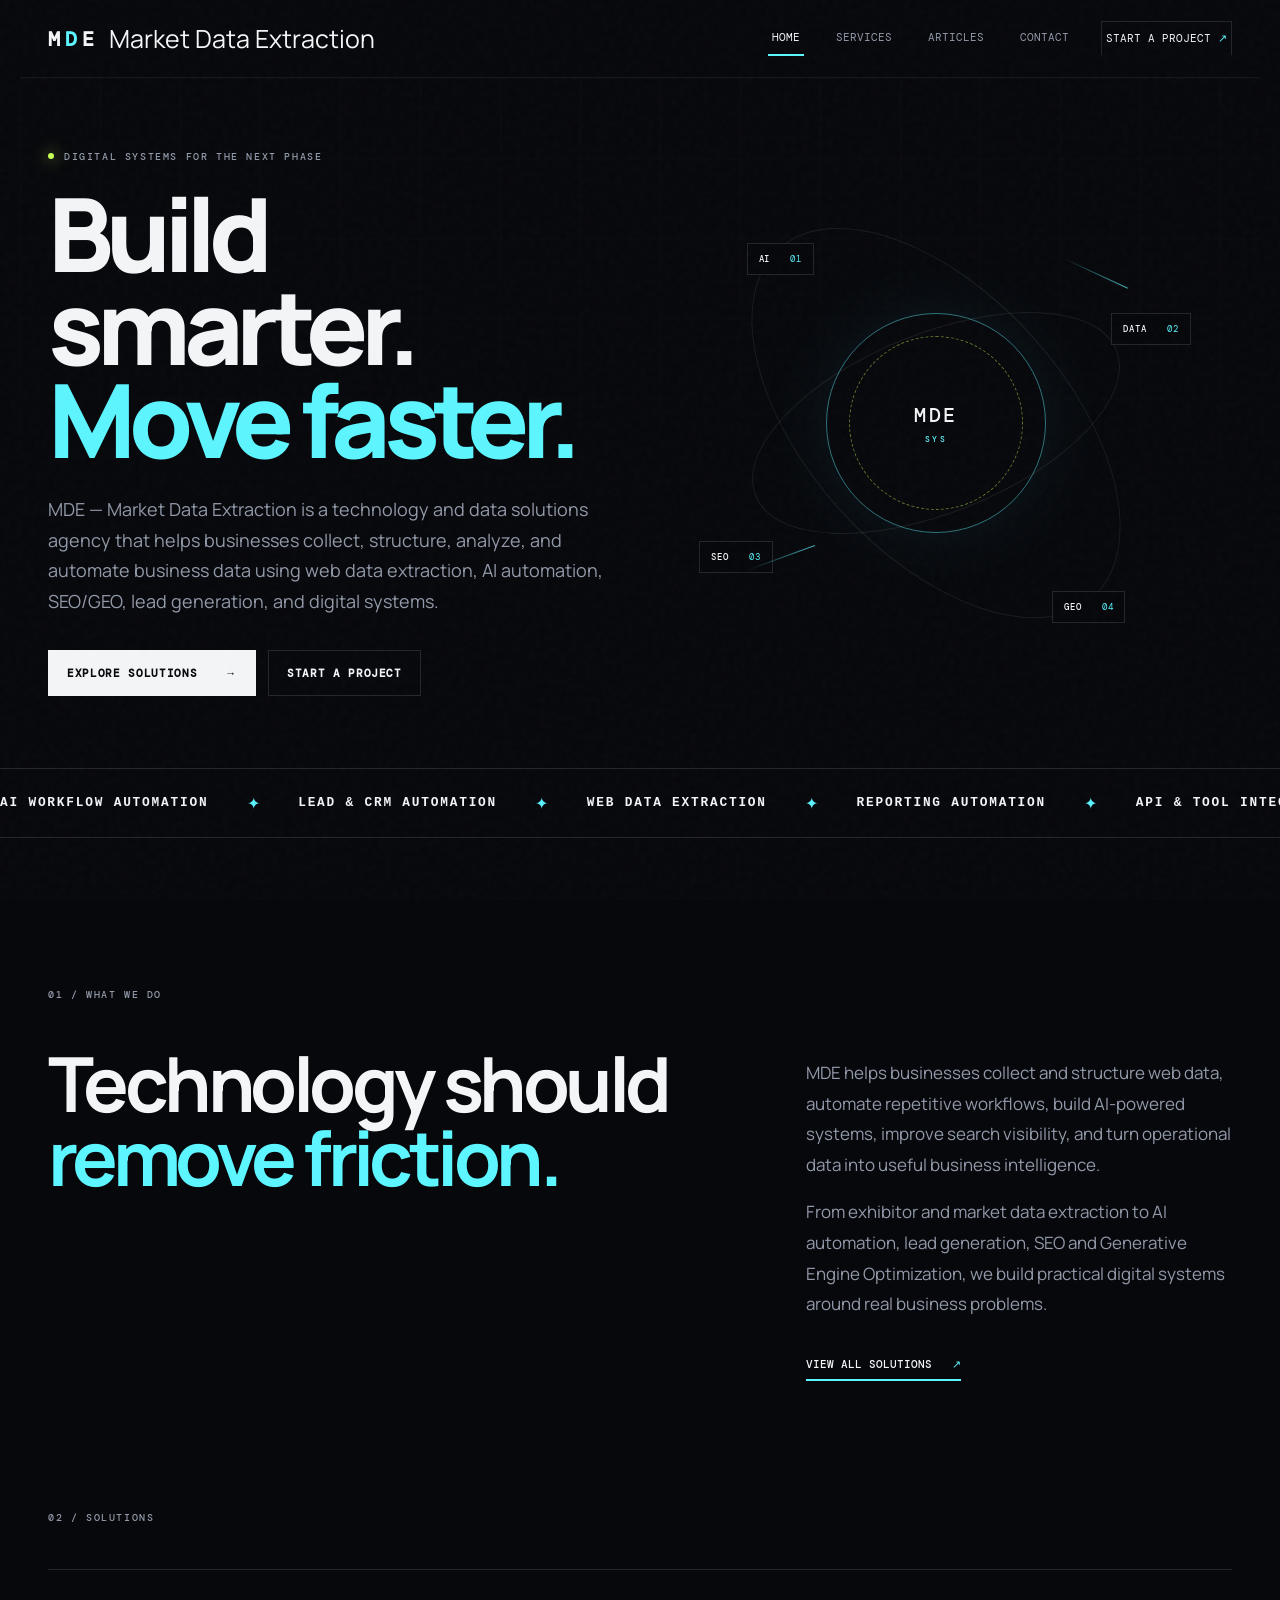
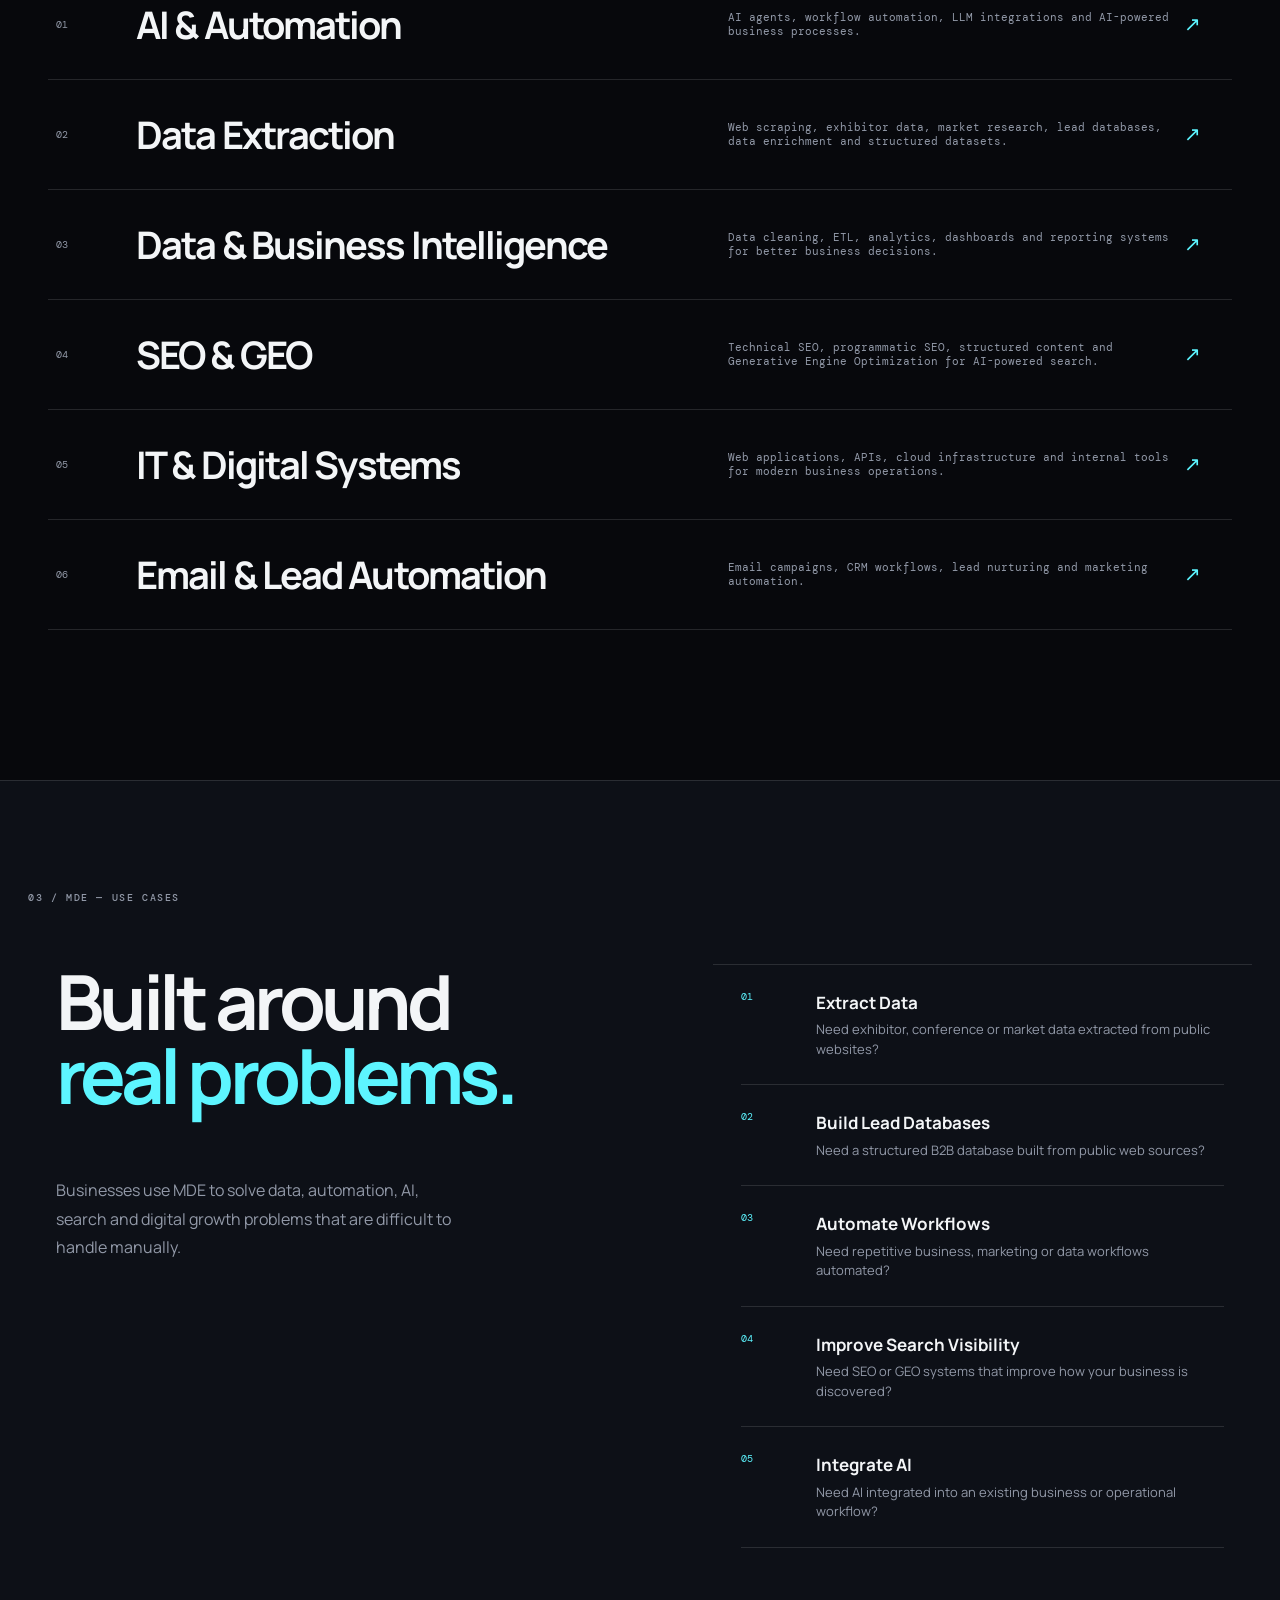
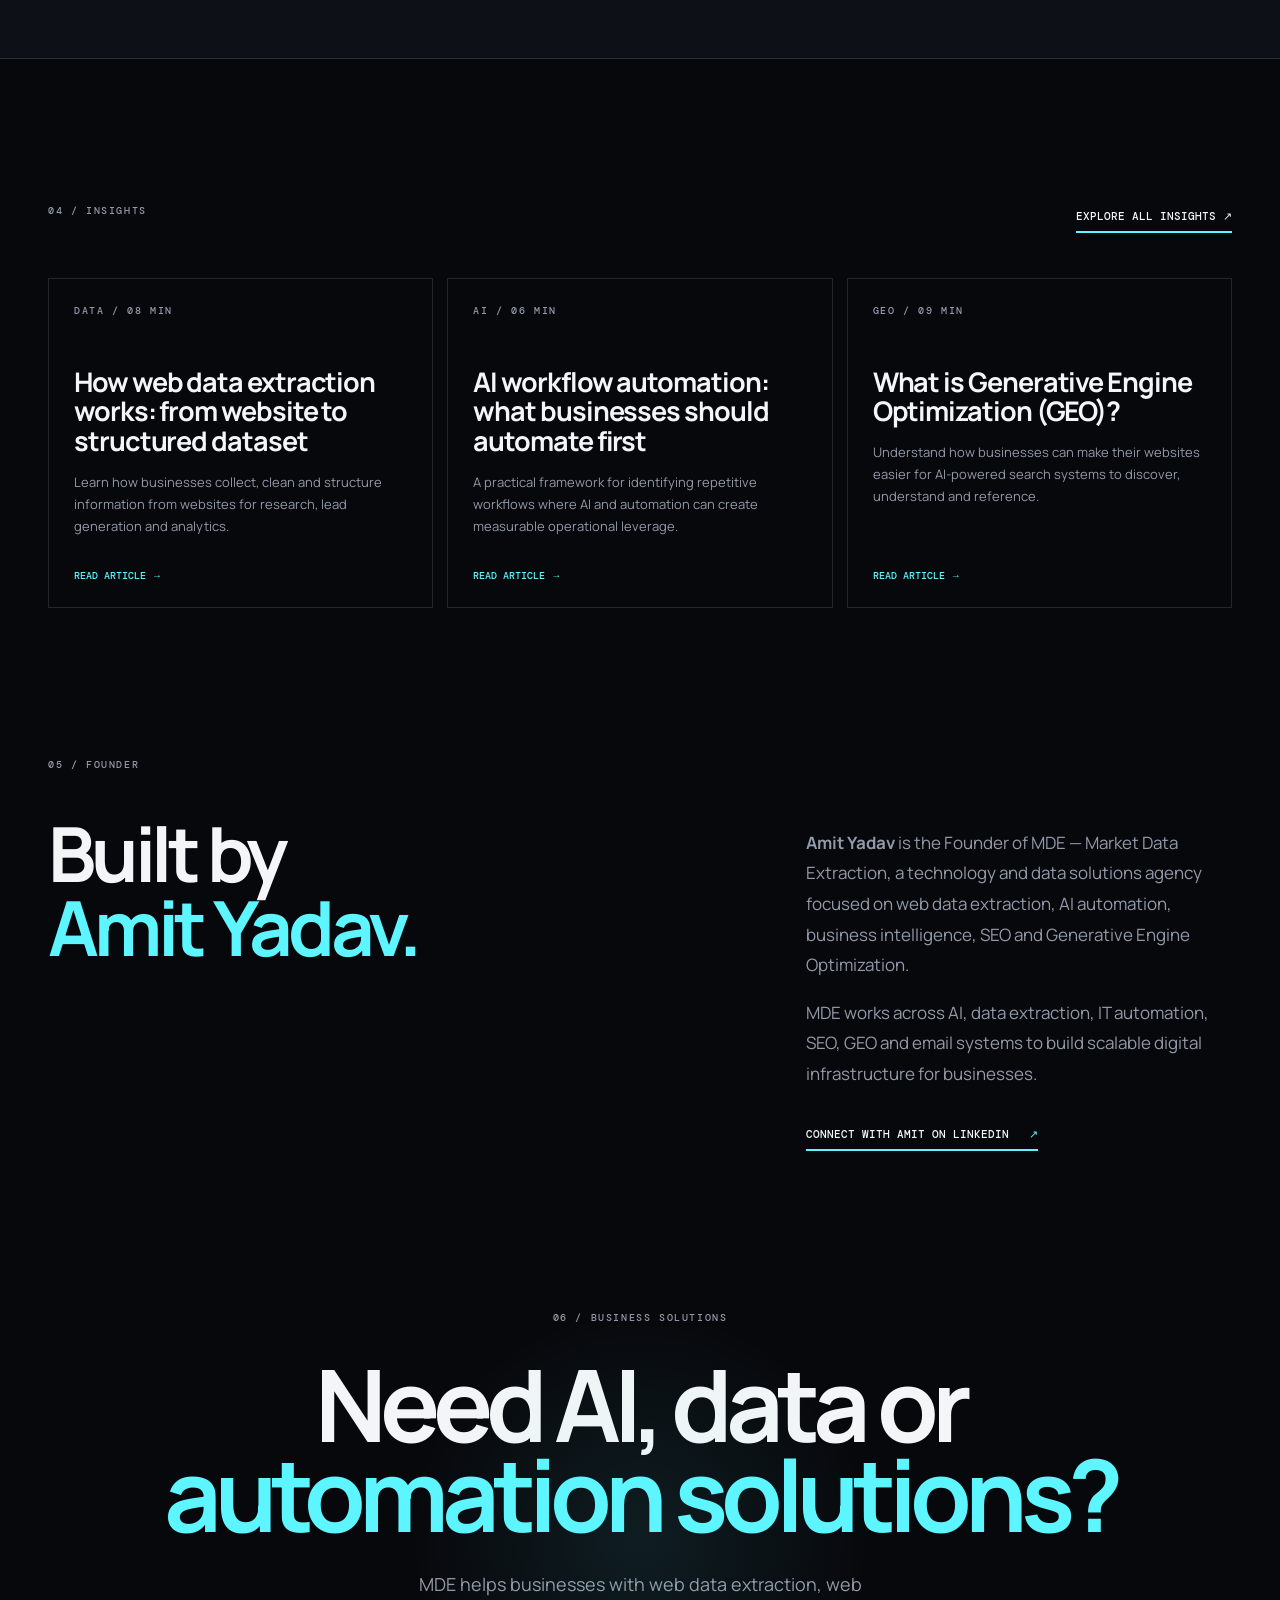
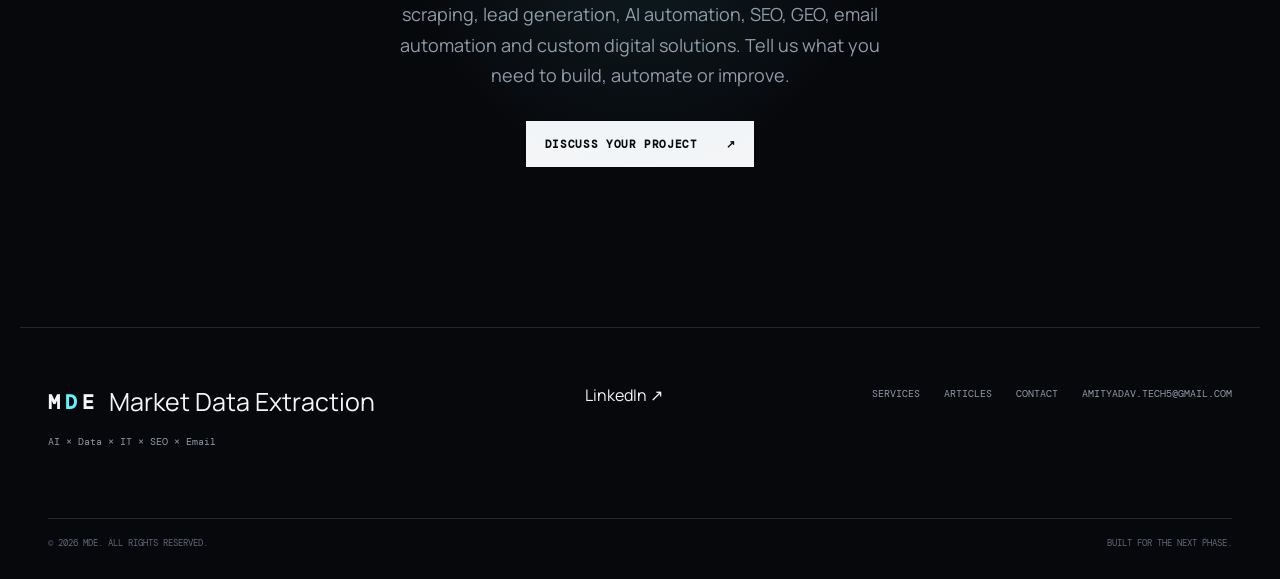
<file: index.html>
<!DOCTYPE html>
<html lang="en">
<script type="application/ld+json">
{
  "@context": "https://schema.org",
  "@graph": [
    {
      "@type": "Organization",
      "@id": "https://amit-lab26.github.io/mde-site/#organization",
      "name": "Market Data Extraction",
      "alternateName": "MDE",
      "url": "https://amit-lab26.github.io/mde-site/",
      "description": "MDE helps businesses collect, structure, analyze, and automate business data through web data extraction, AI automation, lead generation, SEO, GEO, IT systems, and email automation.",
      "sameAs": [
        "https://www.linkedin.com/company/market-data-extraction/"
      ],
      "founder": {
        "@type": "Person",
        "name": "Amit Yadav",
        "url": "https://www.linkedin.com/in/amit-tech01/"
      },
      "hasOfferCatalog": {
        "@id": "https://amit-lab26.github.io/mde-site/services.html#service-catalog"
      }
    },
    {
      "@type": "WebSite",
      "@id": "https://amit-lab26.github.io/mde-site/#website",
      "url": "https://amit-lab26.github.io/mde-site/",
      "name": "Market Data Extraction",
      "alternateName": "MDE",
      "publisher": {
        "@id": "https://amit-lab26.github.io/mde-site/#organization"
      },
      "inLanguage": "en"
    },
    {
      "@type": "WebPage",
      "@id": "https://amit-lab26.github.io/mde-site/#webpage",
      "url": "https://amit-lab26.github.io/mde-site/",
      "name": "Market Data Extraction | AI, Data Extraction and SEO Solutions",
      "description": "Market Data Extraction helps businesses extract web data, build lead databases, automate workflows, and improve SEO and GEO with AI, IT, and email solutions.",
      "isPartOf": {
        "@id": "https://amit-lab26.github.io/mde-site/#website"
      },
      "about": {
        "@id": "https://amit-lab26.github.io/mde-site/#organization"
      },
      "mainEntity": {
        "@id": "https://amit-lab26.github.io/mde-site/#organization"
      },
      "inLanguage": "en"
    },
    {
      "@type": "OfferCatalog",
      "@id": "https://amit-lab26.github.io/mde-site/services.html#service-catalog",
      "name": "MDE Business Technology Services",
      "itemListElement": [
        {
          "@type": "Offer",
          "itemOffered": {
            "@type": "Service",
            "name": "AI Automation",
            "url": "https://amit-lab26.github.io/mde-site/services.html#ai",
            "provider": {
              "@id": "https://amit-lab26.github.io/mde-site/#organization"
            }
          }
        },
        {
          "@type": "Offer",
          "itemOffered": {
            "@type": "Service",
            "name": "Web Data Extraction",
            "url": "https://amit-lab26.github.io/mde-site/services.html#data",
            "provider": {
              "@id": "https://amit-lab26.github.io/mde-site/#organization"
            }
          }
        },
        {
          "@type": "Offer",
          "itemOffered": {
            "@type": "Service",
            "name": "Data and Business Intelligence",
            "url": "https://amit-lab26.github.io/mde-site/services.html#data-bi",
            "provider": {
              "@id": "https://amit-lab26.github.io/mde-site/#organization"
            }
          }
        },
        {
          "@type": "Offer",
          "itemOffered": {
            "@type": "Service",
            "name": "SEO and Generative Engine Optimization",
            "url": "https://amit-lab26.github.io/mde-site/services.html#seo",
            "provider": {
              "@id": "https://amit-lab26.github.io/mde-site/#organization"
            }
          }
        },
        {
          "@type": "Offer",
          "itemOffered": {
            "@type": "Service",
            "name": "IT Systems",
            "url": "https://amit-lab26.github.io/mde-site/services.html#it",
            "provider": {
              "@id": "https://amit-lab26.github.io/mde-site/#organization"
            }
          }
        },
        {
          "@type": "Offer",
          "itemOffered": {
            "@type": "Service",
            "name": "Email Automation",
            "url": "https://amit-lab26.github.io/mde-site/services.html#email",
            "provider": {
              "@id": "https://amit-lab26.github.io/mde-site/#organization"
            }
          }
        }
      ]
    }
  ]
}
</script><head>
  <meta charset="UTF-8">
  <meta name="viewport" content="width=device-width, initial-scale=1.0">
  <meta name="description" content="Market Data Extraction (MDE) helps businesses extract web data, build lead databases, automate workflows and improve SEO/GEO with AI, IT and email solutions.">
  <link rel="canonical" href="https://amit-lab26.github.io/mde-site/">
  <meta property="og:type" content="website">
<meta property="og:site_name" content="Market Data Extraction">
<meta property="og:title" content="Market Data Extraction | AI, Data Extraction & SEO Solutions">
<meta property="og:description" content="Market Data Extraction (MDE) helps businesses extract web data, build lead databases, automate workflows and improve SEO/GEO with AI, IT and email solutions.">
<meta property="og:url" content="https://amit-lab26.github.io/mde-site/">
<meta property="og:locale" content="en_US">
  
  <meta name="theme-color" content="#07080c">
  <meta name="google-site-verification" content="jhS0F10oxx54laHvIy7FcaYOJXukLOYf4Xh1_ejPj64" />
  <title>Market Data Extraction</title>
  <link rel="stylesheet" href="css/mdestyle.css">
</head>
<body>
  <div class="noise"></div>
  <header class="site-header">
    <a class="logo footer-logo" href="index.html" aria-label="MDE home"><span class="logo-mark"><span>M</span><span class="logo-d">D</span><span>E</span></span><span>Market Data Extraction</span>
    </a>
    <button class="menu-toggle" aria-label="Toggle menu"><span></span><span></span></button>
    <nav class="nav">
      <a href="index.html">Home</a>
      <a href="services.html">Services</a>
      <a href="articles.html">Articles</a>
      <a href="contact.html">Contact</a>
      <a class="nav-cta" href="contact.html">Start a Project <span>↗</span></a>
    </nav>
  </header>

<main>

  <!-- HERO -->
  <section class="hero section-pad">
    <div class="hero-grid"></div>

    <div class="hero-copy reveal">
      <div class="eyebrow">
        <span class="pulse"></span>
        DIGITAL SYSTEMS FOR THE NEXT PHASE
      </div>

      <h1>
        Build smarter.<br>
        <em>Move faster.</em>
      </h1>

      <p class="hero-text">
        MDE — Market Data Extraction is a technology and data solutions
        agency that helps businesses collect, structure, analyze, and
        automate business data using web data extraction, AI automation,
        SEO/GEO, lead generation, and digital systems.
      </p>

      <div class="hero-actions">
        <a class="button button-primary" href="services.html">
          Explore Solutions <span>→</span>
        </a>

        <a class="button button-ghost" href="contact.html">
          Start a Project
        </a>
      </div>
    </div>

    <div class="hero-visual reveal">
      <div class="orbit orbit-a"></div>
      <div class="orbit orbit-b"></div>

      <div class="core">
        <div class="core-ring"></div>
        <div class="core-text">
          MDE<span>SYS</span>
        </div>
      </div>

      <div class="data-tag tag-one">AI <b>01</b></div>
      <div class="data-tag tag-two">DATA <b>02</b></div>
      <div class="data-tag tag-three">SEO <b>03</b></div>
      <div class="data-tag tag-four">GEO <b>04</b></div>

      <div class="signal signal-one"></div>
      <div class="signal signal-two"></div>
    </div>
  </section>


<!-- TICKER -->
<section class="ticker" aria-label="Web scraping keywords">
  <div class="ticker__track">
    <div class="ticker__group">
      <span class="ticker__item">AI WORKFLOW AUTOMATION</span><i aria-hidden="true">✦</i>
      <span class="ticker__item">LEAD &amp; CRM AUTOMATION</span><i aria-hidden="true">✦</i>
      <span class="ticker__item">WEB DATA EXTRACTION</span><i aria-hidden="true">✦</i>
      <span class="ticker__item">REPORTING AUTOMATION</span><i aria-hidden="true">✦</i>
      <span class="ticker__item">API &amp; TOOL INTEGRATION</span><i aria-hidden="true">✦</i>
      <span class="ticker__item">AI INBOX &amp; SUPPORT</span><i aria-hidden="true">✦</i>
      <span class="ticker__item">CUSTOM BUSINESS TOOLS</span><i aria-hidden="true">✦</i>
    </div>
    <div class="ticker__group" aria-hidden="true">
      <span class="ticker__item">AI WORKFLOW AUTOMATION</span><i>✦</i>
      <span class="ticker__item">LEAD &amp; CRM AUTOMATION</span><i>✦</i>
      <span class="ticker__item">WEB DATA EXTRACTION</span><i>✦</i>
      <span class="ticker__item">REPORTING AUTOMATION</span><i>✦</i>
      <span class="ticker__item">API &amp; TOOL INTEGRATION</span><i>✦</i>
      <span class="ticker__item">AI INBOX &amp; SUPPORT</span><i>✦</i>
      <span class="ticker__item">CUSTOM BUSINESS TOOLS</span><i>✦</i>
    </div>
  </div>
</section>


  <!-- WHAT WE DO -->
  <section class="section-pad intro">

    <div class="section-label reveal">
      01 / WHAT WE DO
    </div>

    <div class="intro-layout">

      <h2 class="reveal">
        Technology should<br>
        <em>remove friction.</em>
      </h2>

      <div class="intro-copy reveal">

        <p>
          MDE helps businesses collect and structure web data,
          automate repetitive workflows, build AI-powered systems,
          improve search visibility, and turn operational data into
          useful business intelligence.
        </p>

        <p>
          From exhibitor and market data extraction to AI automation,
          lead generation, SEO and Generative Engine Optimization,
          we build practical digital systems around real business
          problems.
        </p>

        <a class="text-link" href="services.html">
          View all solutions <span>↗</span>
        </a>

      </div>

    </div>
  </section>


  <!-- SOLUTIONS -->
  <section class="services-preview section-pad">

    <div class="section-label reveal">
      02 / SOLUTIONS
    </div>

    <div class="service-list">

      <a class="service-row reveal" href="services.html#ai">
        <span class="service-num">01</span>
        <h3>AI & Automation</h3>
        <span class="service-desc">
          AI agents, workflow automation, LLM integrations and
          AI-powered business processes.
        </span>
        <span class="service-arrow">↗</span>
      </a>


      <a class="service-row reveal" href="services.html#data">
        <span class="service-num">02</span>
        <h3>Data Extraction</h3>
        <span class="service-desc">
          Web scraping, exhibitor data, market research, lead
          databases, data enrichment and structured datasets.
        </span>
        <span class="service-arrow">↗</span>
      </a>


      <a class="service-row reveal" href="services.html#data-bi">
        <span class="service-num">03</span>
        <h3>Data & Business Intelligence</h3>
        <span class="service-desc">
          Data cleaning, ETL, analytics, dashboards and reporting
          systems for better business decisions.
        </span>
        <span class="service-arrow">↗</span>
      </a>


      <a class="service-row reveal" href="services.html#seo">
        <span class="service-num">04</span>
        <h3>SEO & GEO</h3>
        <span class="service-desc">
          Technical SEO, programmatic SEO, structured content and
          Generative Engine Optimization for AI-powered search.
        </span>
        <span class="service-arrow">↗</span>
      </a>


      <a class="service-row reveal" href="services.html#it">
        <span class="service-num">05</span>
        <h3>IT & Digital Systems</h3>
        <span class="service-desc">
          Web applications, APIs, cloud infrastructure and internal
          tools for modern business operations.
        </span>
        <span class="service-arrow">↗</span>
      </a>


      <a class="service-row reveal" href="services.html#email">
        <span class="service-num">06</span>
        <h3>Email & Lead Automation</h3>
        <span class="service-desc">
          Email campaigns, CRM workflows, lead nurturing and
          marketing automation.
        </span>
        <span class="service-arrow">↗</span>
      </a>

    </div>
  </section>


  <!-- USE CASES -->
  <section class="dark-panel section-pad">

    <div class="section-label">
      03 / MDE — USE CASES
    </div>

    <div class="process-grid">

      <div class="process-intro reveal">

        <h2>
          Built around<br>
          <em>real problems.</em>
        </h2>

        <p>
          Businesses use MDE to solve data, automation, AI,
          search and digital growth problems that are difficult
          to handle manually.
        </p>

      </div>


      <div class="process-steps">

        <div class="step reveal">
          <span>01</span>

          <div>
            <h3>Extract Data</h3>
            <p>
              Need exhibitor, conference or market data extracted
              from public websites?
            </p>
          </div>
        </div>


        <div class="step reveal">
          <span>02</span>

          <div>
            <h3>Build Lead Databases</h3>
            <p>
              Need a structured B2B database built from public
              web sources?
            </p>
          </div>
        </div>


        <div class="step reveal">
          <span>03</span>

          <div>
            <h3>Automate Workflows</h3>
            <p>
              Need repetitive business, marketing or data
              workflows automated?
            </p>
          </div>
        </div>


        <div class="step reveal">
          <span>04</span>

          <div>
            <h3>Improve Search Visibility</h3>
            <p>
              Need SEO or GEO systems that improve how your
              business is discovered?
            </p>
          </div>
        </div>


        <div class="step reveal">
          <span>05</span>

          <div>
            <h3>Integrate AI</h3>
            <p>
              Need AI integrated into an existing business
              or operational workflow?
            </p>
          </div>
        </div>

      </div>
    </div>
  </section>


  <!-- INSIGHTS -->
  <section class="section-pad articles-preview">

    <div class="section-head reveal">

      <div class="section-label">
        04 / INSIGHTS
      </div>

      <a class="text-link" href="articles.html">
        Explore all insights ↗
      </a>

    </div>


    <div class="article-grid">

      <a
        class="article-card reveal"
        href="article/data-extraction.html"
      >

        <span class="article-meta">
          DATA / 08 MIN
        </span>

        <h3>
          How web data extraction works: from website to structured dataset
        </h3>

        <p>
          Learn how businesses collect, clean and structure information
          from websites for research, lead generation and analytics.
        </p>

        <span class="read">
          Read article →
        </span>

      </a>


      <a
        class="article-card reveal"
        href="article/ai-automation.html"
      >

        <span class="article-meta">
          AI / 06 MIN
        </span>

        <h3>
          AI workflow automation: what businesses should automate first
        </h3>

        <p>
          A practical framework for identifying repetitive workflows
          where AI and automation can create measurable operational leverage.
        </p>

        <span class="read">
          Read article →
        </span>

      </a>


      <a
        class="article-card reveal"
        href="article/programmatic-seo.html"
      >

        <span class="article-meta">
          GEO / 09 MIN
        </span>

        <h3>
          What is Generative Engine Optimization (GEO)?
        </h3>

        <p>
          Understand how businesses can make their websites easier
          for AI-powered search systems to discover, understand and reference.
        </p>

        <span class="read">
          Read article →
        </span>

      </a>

    </div>

  </section>


  <!-- FOUNDER -->
  <section class="section-pad founder-section">

    <div class="section-label reveal">
      05 / FOUNDER
    </div>

    <div class="intro-layout">

      <div class="reveal">
        <h2>
          Built by<br>
          <em>Amit Yadav.</em>
        </h2>
      </div>


      <div class="intro-copy reveal">

        <p>
          <strong>Amit Yadav</strong> is the Founder of MDE —
          Market Data Extraction, a technology and data solutions
          agency focused on web data extraction, AI automation,
          business intelligence, SEO and Generative Engine Optimization.
        </p>

        <p>
          MDE works across AI, data extraction, IT automation,
          SEO, GEO and email systems to build scalable digital
          infrastructure for businesses.
        </p>

        <a
          class="text-link"
          href="https://www.linkedin.com/in/amit-tech01/"
          target="_blank"
          rel="noopener noreferrer"
        >
          Connect with Amit on LinkedIn <span>↗</span>
        </a>

      </div>

    </div>

  </section>


  <!-- CTA -->
  <section class="cta-section section-pad">

    <div class="cta-orb"></div>

    <div class="section-label reveal">
      06 / BUSINESS SOLUTIONS
    </div>

    <h2 class="reveal">
      Need AI, data or<br>
      <em>automation solutions?</em>
    </h2>

    <p class="reveal">
      MDE helps businesses with web data extraction, web scraping,
      lead generation, AI automation, SEO, GEO, email automation
      and custom digital solutions. Tell us what you need to build,
      automate or improve.
    </p>

    <a
      class="button button-primary reveal"
      href="contact.html"
    >
      Discuss Your Project <span>↗</span>
    </a>

  </section>

</main>
  <footer class="footer section-pad">
    <div class="footer-top">
      <div><a class="logo footer-logo" href="index.html"><span class="logo-mark"><span>M</span><span class="logo-d">D</span><span>E</span></span><span>Market Data Extraction</span></a><p>AI × Data × IT × SEO × Email</p></div>
      <div><a href="https://www.linkedin.com/company/market-data-extraction/" target="_blank" rel="noopener noreferrer">LinkedIn ↗</a></div>
      <div class="footer-links"><a href="services.html">Services</a><a href="articles.html">Articles</a><a href="contact.html">Contact</a><a href="mailto:amityadav.tech5@gmail.com">amityadav.tech5@gmail.com</a></div>
    </div>
    <div class="footer-bottom"><span>© 2026 MDE. All rights reserved.</span><span>Built for the next phase.</span></div>
  </footer>
  <script src="js/main.js"></script>
</body>
</html>
</file>
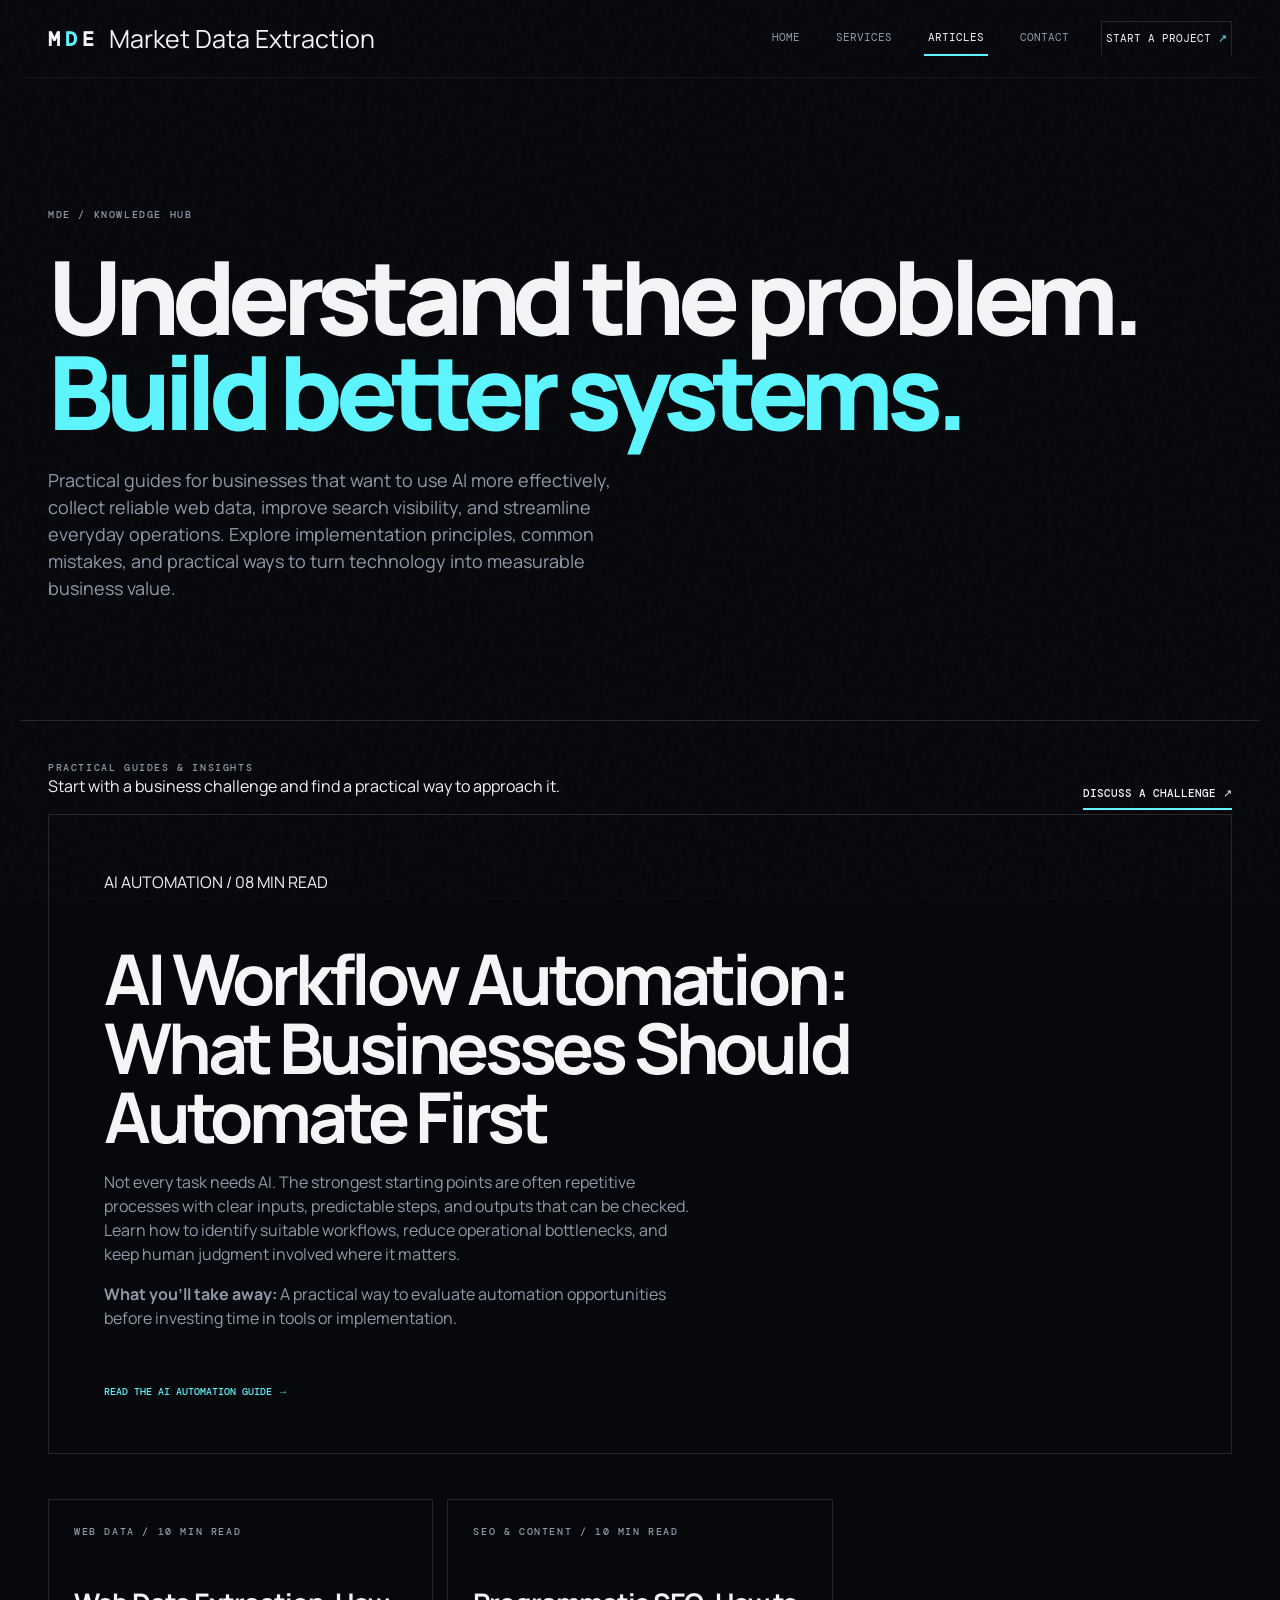
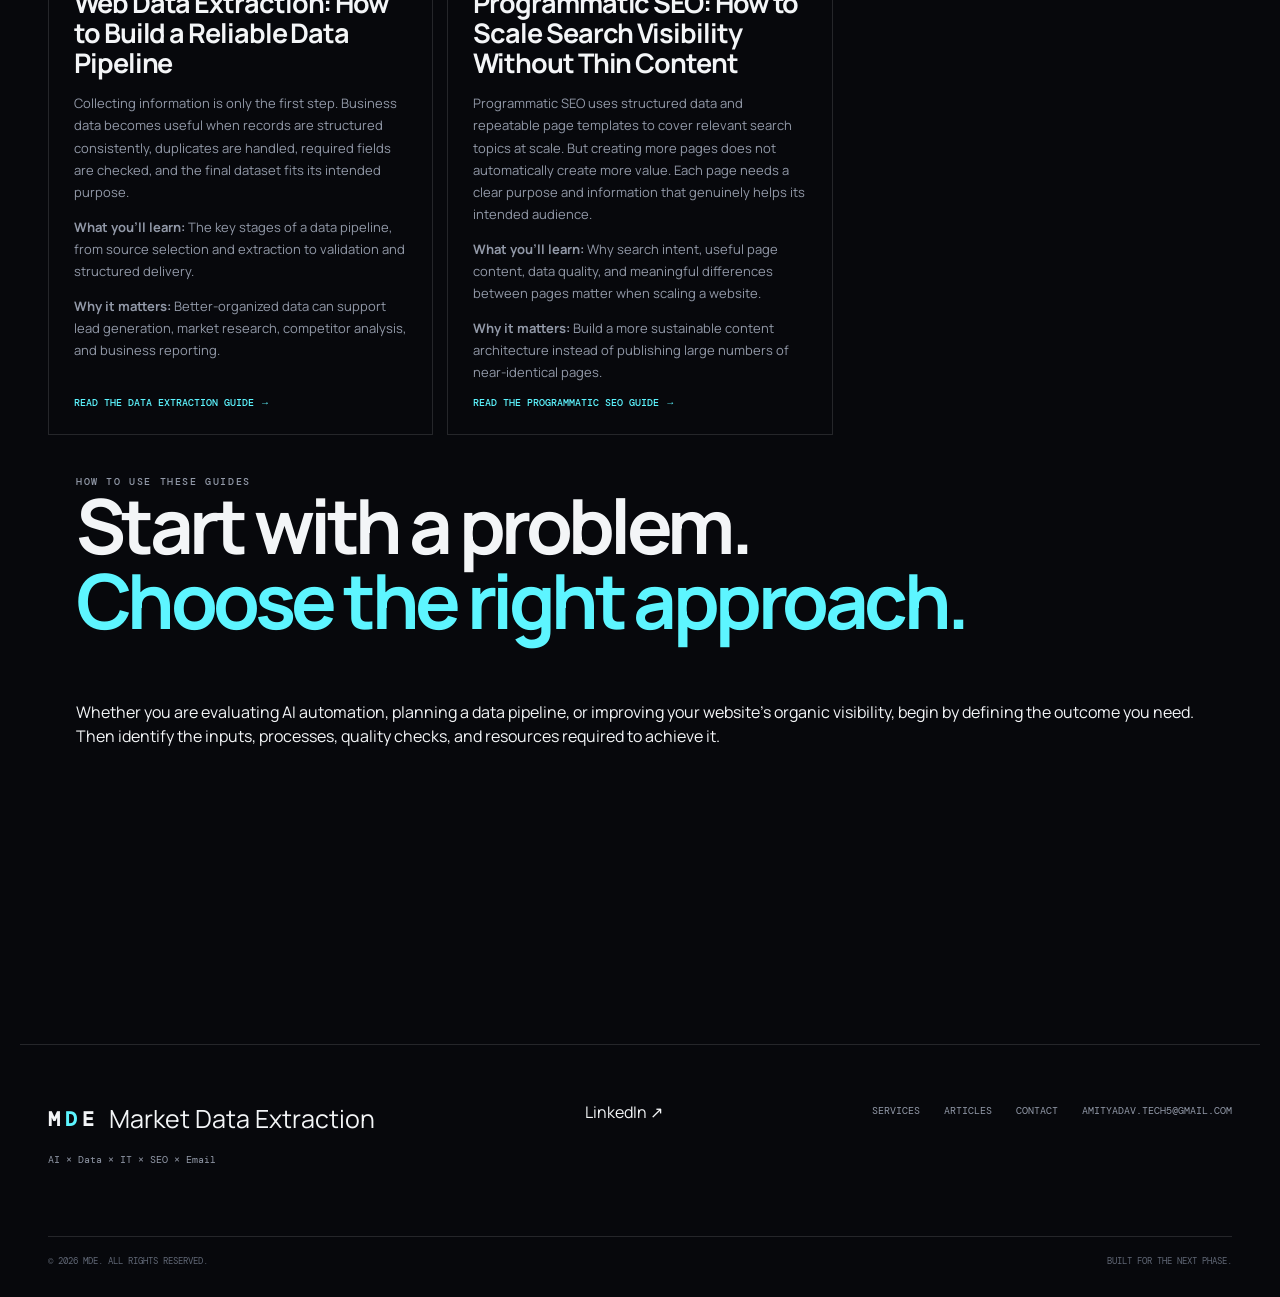
<file: articles.html>
<!DOCTYPE html>
<html lang="en">
<head>
  <meta charset="UTF-8">
  <meta name="viewport" content="width=device-width, initial-scale=1.0">
  <meta name="description" content="Practical insights on AI automation, web data extraction, programmatic SEO and business intelligence strategies.">
  <meta name="theme-color" content="#07080c">
  <title>Articles | MDE</title>
  <link rel="stylesheet" href="css/mdestyle.css">
</head>
<body>
  <div class="noise"></div>
  <header class="site-header">
    <a class="logo footer-logo" href="index.html" aria-label="MDE home"><span class="logo-mark"><span>M</span><span class="logo-d">D</span><span>E</span></span><span>Market Data Extraction</span>
    </a>
    <button class="menu-toggle" aria-label="Toggle menu"><span></span><span></span></button>
    <nav class="nav">
      <a href="index.html">Home</a>
      <a href="services.html">Services</a>
      <a href="articles.html">Articles</a>
      <a href="contact.html">Contact</a>
      <a class="nav-cta" href="contact.html">Start a Project <span>↗</span></a>
    </nav>
  </header>
  <main>
<section class="page-hero section-pad">
  <div class="section-label">MDE / KNOWLEDGE HUB</div>

  <h1>
    Understand the problem.<br>
    <em>Build better systems.</em>
  </h1>

  <p>
    Practical guides for businesses that want to use AI more effectively,
    collect reliable web data, improve search visibility, and streamline
    everyday operations. Explore implementation principles, common
    mistakes, and practical ways to turn technology into measurable
    business value.
  </p>
</section>


<section class="article-index section-pad">

  <div class="section-head reveal">
    <div>
      <div class="section-label">PRACTICAL GUIDES &amp; INSIGHTS</div>
      <p>
        Start with a business challenge and find a practical way to approach it.
      </p>
    </div>

    <a class="text-link" href="contact.html">
      Discuss a Challenge ↗
    </a>
  </div>


  <!-- FEATURED ARTICLE: AI AUTOMATION -->

  <a
    class="article-large reveal"
    href="article/ai-automation.html"
    aria-label="Read the guide to AI workflow automation"
  >
    <span>AI AUTOMATION / 08 MIN READ</span>

    <h2>
      AI Workflow Automation:
      What Businesses Should Automate First
    </h2>

    <p>
      Not every task needs AI. The strongest starting points are often
      repetitive processes with clear inputs, predictable steps, and
      outputs that can be checked. Learn how to identify suitable
      workflows, reduce operational bottlenecks, and keep human judgment
      involved where it matters.
    </p>

    <p>
      <strong>What you'll take away:</strong>
      A practical way to evaluate automation opportunities before investing
      time in tools or implementation.
    </p>

    <b>Read the AI Automation Guide →</b>
  </a>


  <div class="article-grid">


    <!-- ARTICLE 1: WEB DATA EXTRACTION -->

    <a
      class="article-card reveal"
      href="article/data-extraction.html"
      aria-label="Read the guide to building a reliable web data extraction pipeline"
    >
      <span class="article-meta">
        WEB DATA / 10 MIN READ
      </span>

      <h3>
        Web Data Extraction:
        How to Build a Reliable Data Pipeline
      </h3>

      <p>
        Collecting information is only the first step. Business data
        becomes useful when records are structured consistently, duplicates
        are handled, required fields are checked, and the final dataset
        fits its intended purpose.
      </p>

      <p>
        <strong>What you'll learn:</strong>
        The key stages of a data pipeline, from source selection and
        extraction to validation and structured delivery.
      </p>

      <p>
        <strong>Why it matters:</strong>
        Better-organized data can support lead generation, market research,
        competitor analysis, and business reporting.
      </p>

      <span class="read">
        Read the Data Extraction Guide →
      </span>
    </a>


    <!-- ARTICLE 2: PROGRAMMATIC SEO -->

    <a
      class="article-card reveal"
      href="article/programmatic-seo.html"
      aria-label="Read the guide to scaling search visibility with programmatic SEO"
    >
      <span class="article-meta">
        SEO &amp; CONTENT / 10 MIN READ
      </span>

      <h3>
        Programmatic SEO:
        How to Scale Search Visibility Without Thin Content
      </h3>

      <p>
        Programmatic SEO uses structured data and repeatable page templates
        to cover relevant search topics at scale. But creating more pages
        does not automatically create more value. Each page needs a clear
        purpose and information that genuinely helps its intended audience.
      </p>

      <p>
        <strong>What you'll learn:</strong>
        Why search intent, useful page content, data quality, and meaningful
        differences between pages matter when scaling a website.
      </p>

      <p>
        <strong>Why it matters:</strong>
        Build a more sustainable content architecture instead of publishing
        large numbers of near-identical pages.
      </p>

      <span class="read">
        Read the Programmatic SEO Guide →
      </span>
    </a>

  </div>


<!-- CONTENT VALUE / READER GUIDANCE -->
<section class="article-index section-pad">
  <div class="section-head reveal">
    <div>
      <div class="section-label">HOW TO USE THESE GUIDES</div>
      <h2>Start with a problem.<br><em>Choose the right approach.</em></h2>
      <p>Whether you are evaluating AI automation, planning a data pipeline, or improving your website's organic visibility, begin by defining the outcome you need. Then identify the inputs, processes, quality checks, and resources required to achieve it.</p>
    </div>
  <div>
</section>

</section>
    
</main>
  <footer class="footer section-pad">
    <div class="footer-top">
      <div><a class="logo footer-logo" href="index.html"><span class="logo-mark"><span>M</span><span class="logo-d">D</span><span>E</span></span><span>Market Data Extraction</span></a><p>AI × Data × IT × SEO × Email</p></div>
      <div><a href="https://www.linkedin.com/company/market-data-extraction/" target="_blank" rel="noopener noreferrer">LinkedIn ↗</a></div>
      <div class="footer-links"><a href="services.html">Services</a><a href="articles.html">Articles</a><a href="contact.html">Contact</a><a href="mailto:amityadav.tech5@gmail.com">amityadav.tech5@gmail.com</a></div>
    </div>
    <div class="footer-bottom"><span>© 2026 MDE. All rights reserved.</span><span>Built for the next phase.</span></div>
  </footer>
  <script src="js/main.js"></script></body></html>
</file>
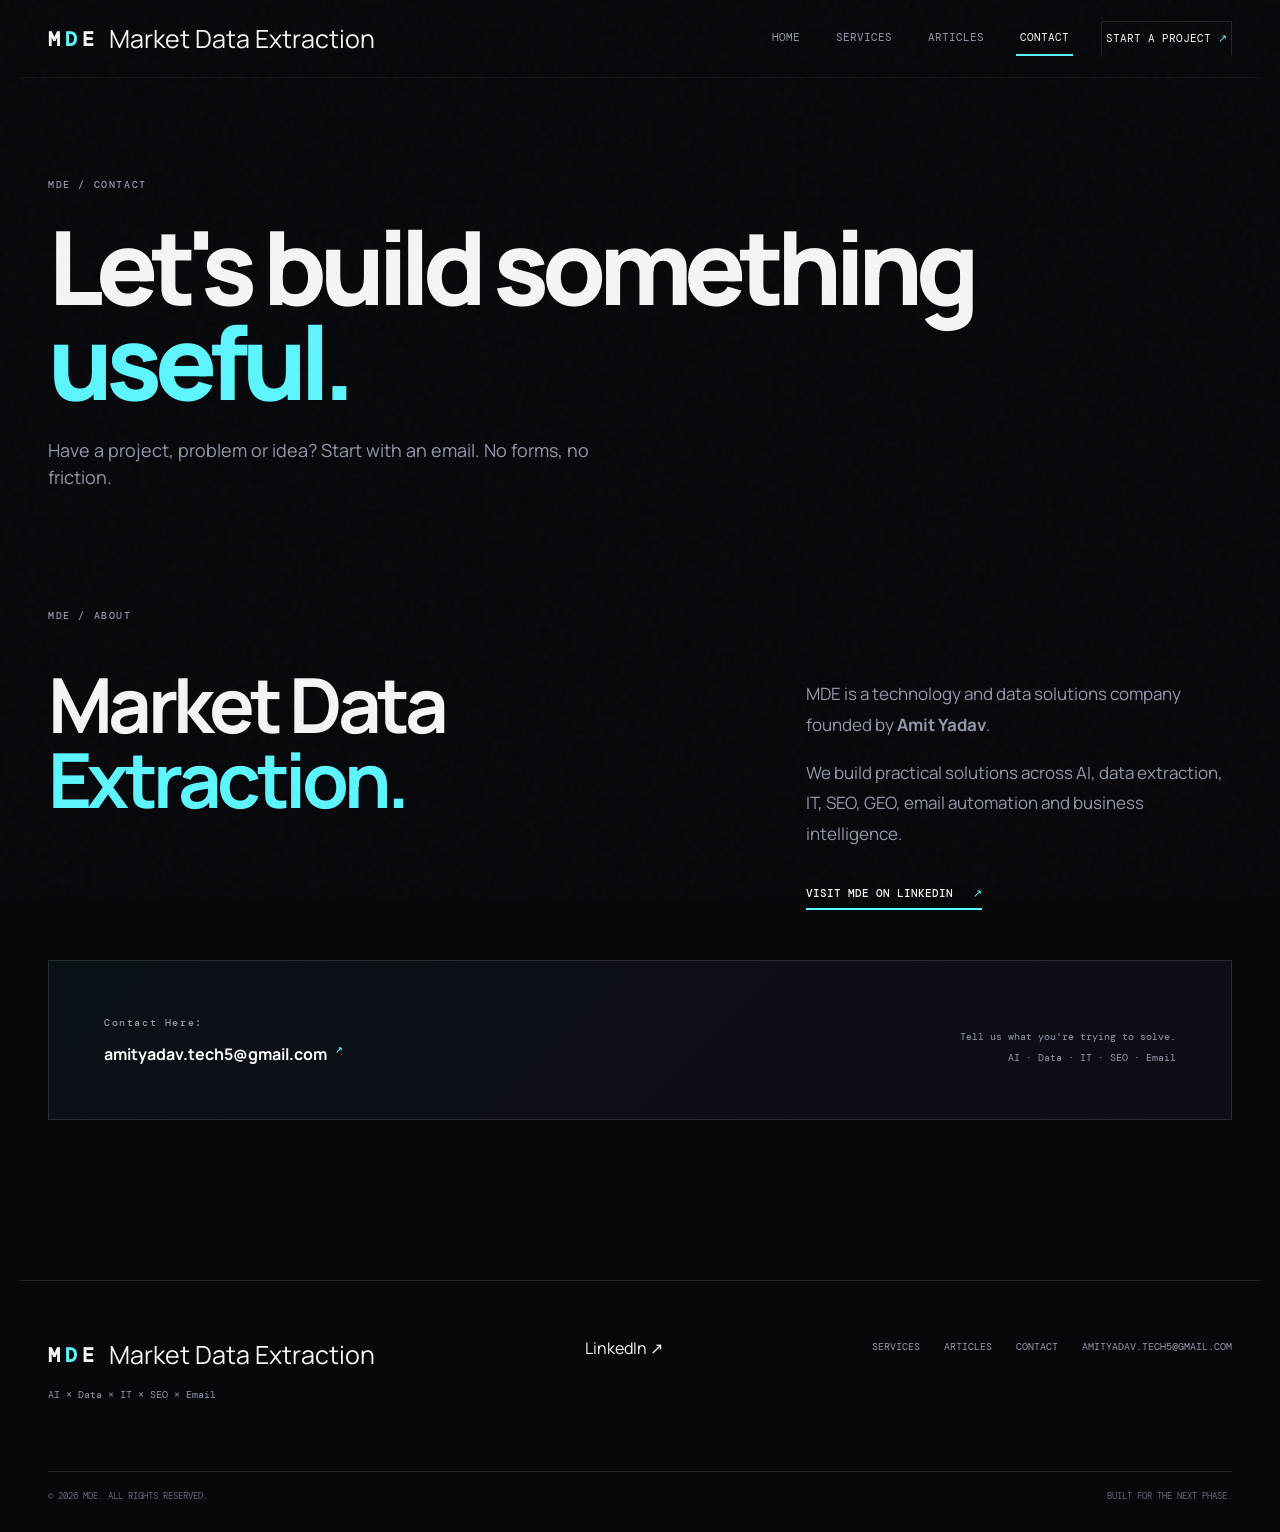
<file: contact.html>
<!DOCTYPE html>
<html lang="en">
<head>
  <meta charset="UTF-8">
  <meta name="viewport" content="width=device-width, initial-scale=1.0">
  <meta name="description" content="MDE builds intelligent AI, data, IT, SEO and email solutions for modern businesses.">
  <meta name="theme-color" content="#07080c">
  <title>MDE — AI × Data × IT × SEO × Email</title>
  <link rel="stylesheet" href="css/mdestyle.css">
</head>
<body>
  <div class="noise"></div>
  <header class="site-header">
    <a class="logo footer-logo" href="index.html" aria-label="MDE home"><span class="logo-mark"><span>M</span><span class="logo-d">D</span><span>E</span></span><span>Market Data Extraction</span>
</a>
    <button class="menu-toggle" aria-label="Toggle menu"><span></span><span></span></button>
    <nav class="nav">
      <a class="active" href="index.html">Home</a>
      <a href="services.html">Services</a>
      <a href="articles.html">Articles</a>
      <a href="contact.html">Contact</a>
      <a class="nav-cta" href="contact.html">Start a Project <span>↗</span></a>
    </nav>
  </header><main>
<section class="contact-hero section-pad">
  <div class="section-label">MDE / CONTACT</div>
  <h1>Let's build something<br><em>useful.</em></h1>
  <p>
    Have a project, problem or idea? Start with an email.
    No forms, no friction.
  </p>
</section>

<section class="section-pad section-pad">
  <div class="section-label reveal">MDE / ABOUT</div>

  <div class="intro-layout">
    <h2 class="reveal">
      Market Data<br><em>Extraction.</em>
    </h2>

    <div class="intro-copy reveal">
      <p>
        MDE is a technology and data solutions company founded by
        <strong>Amit Yadav</strong>.
      </p>

      <p>
        We build practical solutions across AI, data extraction, IT,
        SEO, GEO, email automation and business intelligence.
      </p>

      <a
        class="text-link"
        href="https://www.linkedin.com/company/market-data-extraction/"
        target="_blank"
        rel="noopener noreferrer"
      >
        Visit MDE on LinkedIn <span>↗</span>
      </a>
    </div>
  </div>
</section><section class="contact-card section-pad"><div class="contact-inner"><div class="contact-main"><span class="contact-label">Contact Here:</span><a class="email-link" href="mailto:amityadav.tech5@gmail.com"><span class="email-address">amityadav.tech5@gmail.com</span><span class="email-arrow" aria-hidden="true">↗</span></a></div><div class="contact-side"><span>Tell us what you're trying to solve.</span><span>AI · Data · IT · SEO · Email</span></div></div></section>
</main>
<footer class="footer section-pad">
    <div class="footer-top">
      <div><a class="logo footer-logo" href="index.html"><span class="logo-mark"><span>M</span><span class="logo-d">D</span><span>E</span></span><span>Market Data Extraction</span></a><p>AI × Data × IT × SEO × Email</p></div>
      <div><a href="https://www.linkedin.com/company/market-data-extraction/" target="_blank" rel="noopener noreferrer">LinkedIn ↗</a></div>
      <div class="footer-links"><a href="services.html">Services</a><a href="articles.html">Articles</a><a href="contact.html">Contact</a><a href="mailto:amityadav.tech5@gmail.com">amityadav.tech5@gmail.com</a></div>
    </div>
    <div class="footer-bottom"><span>© 2026 MDE. All rights reserved.</span><span>Built for the next phase.</span></div>
</footer><script src="js/main.js"></script></body></html>
</file>
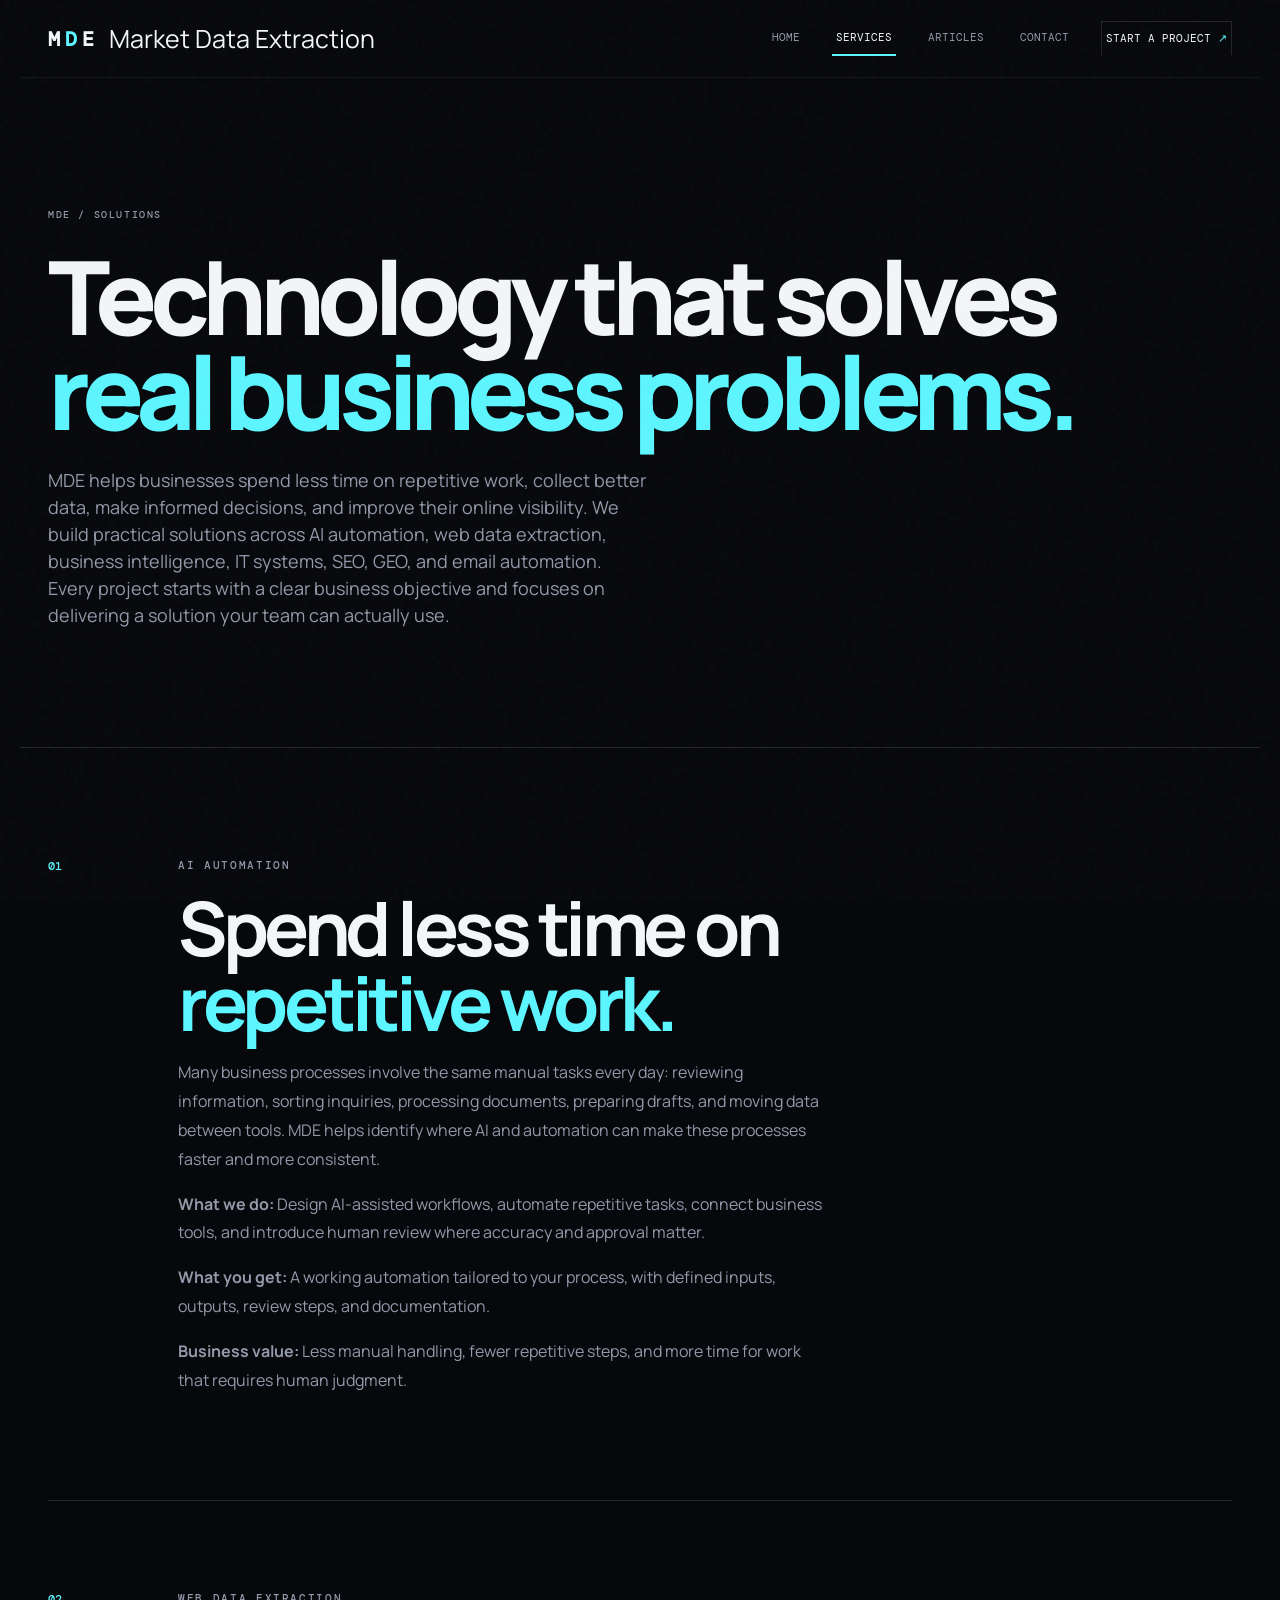
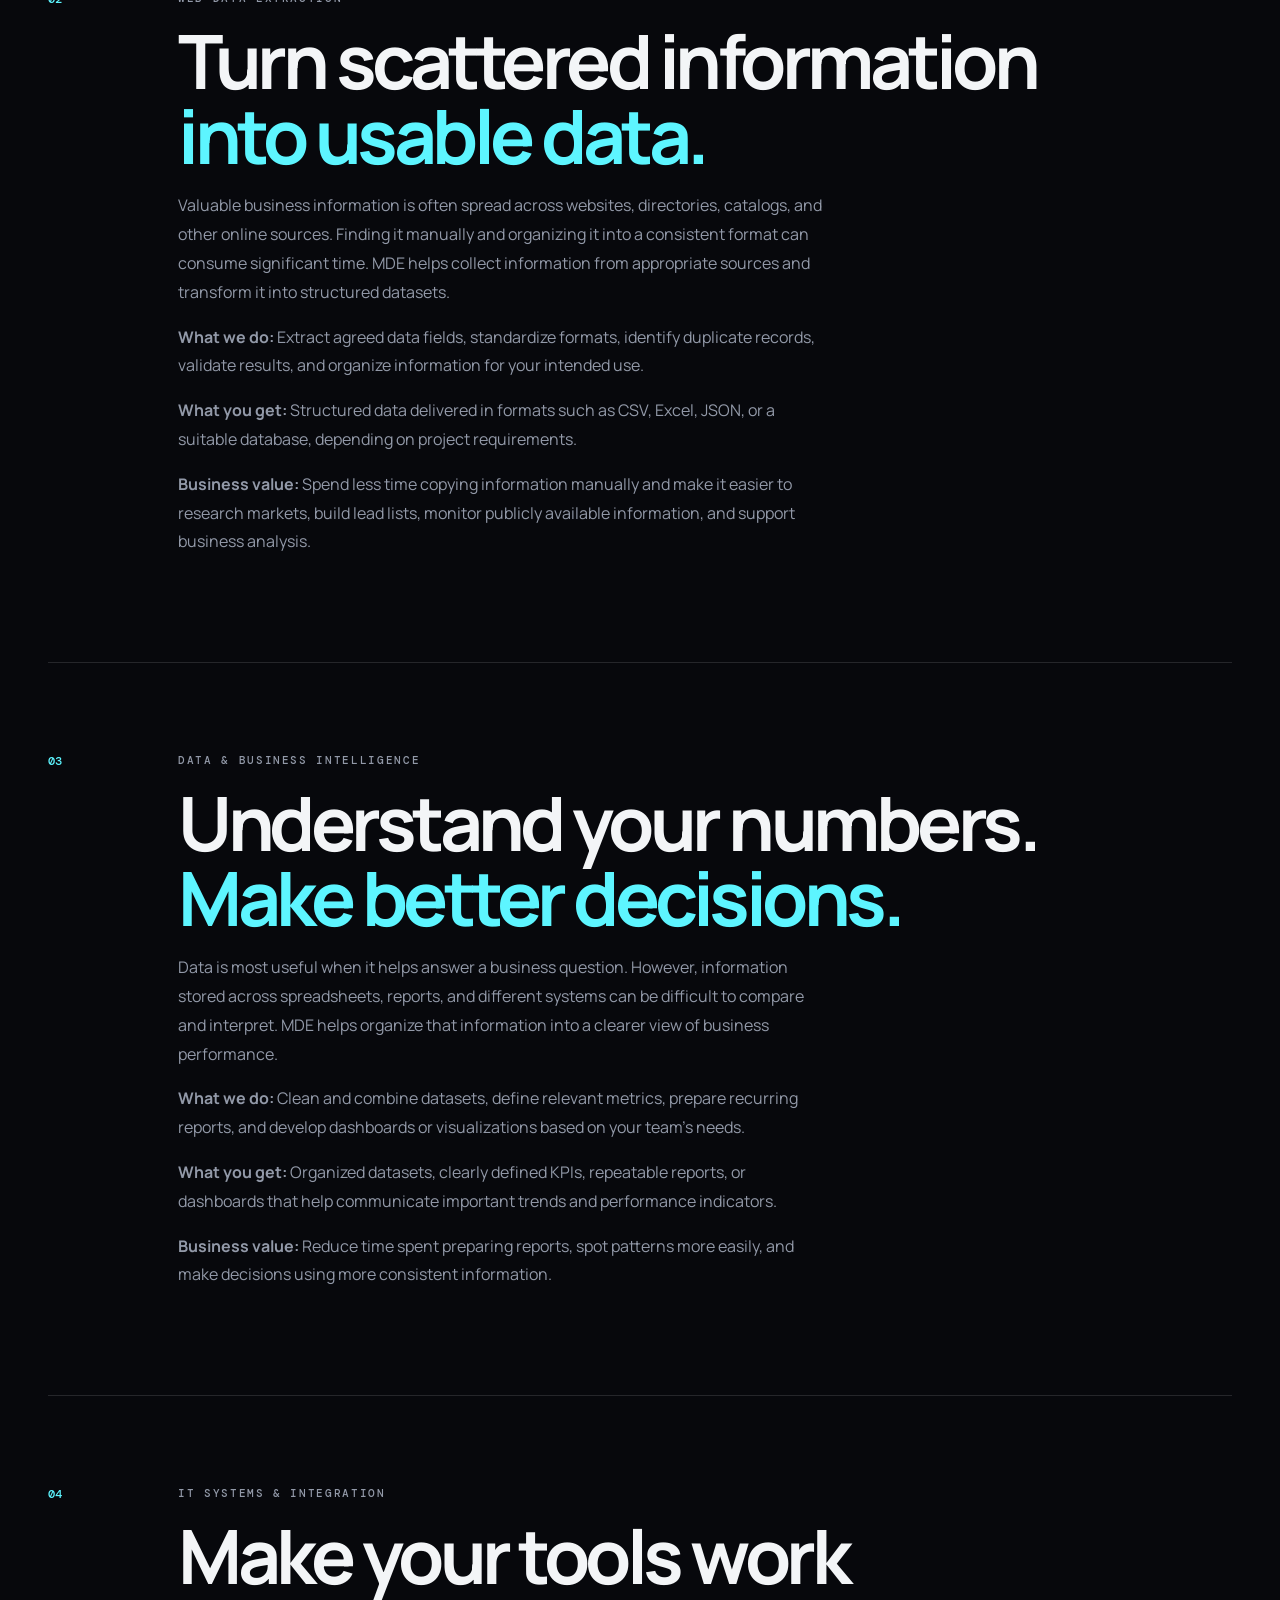
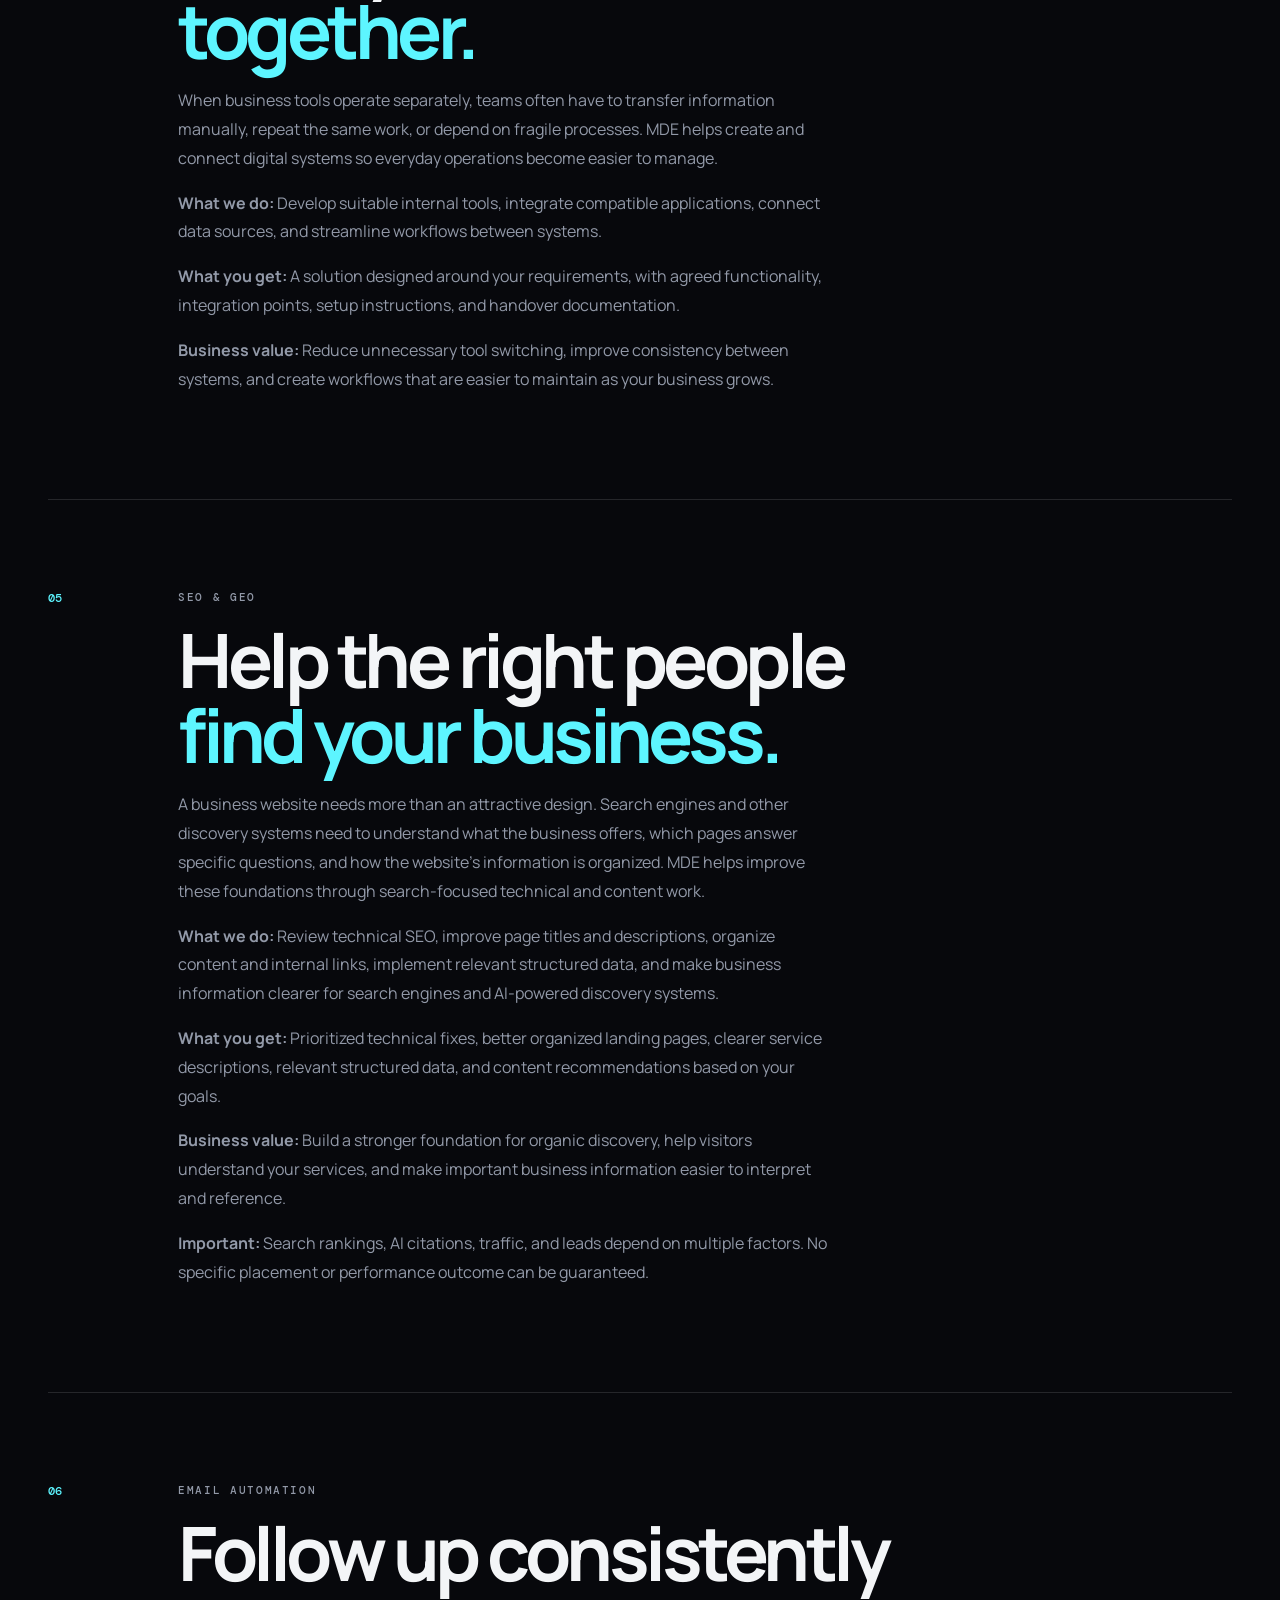
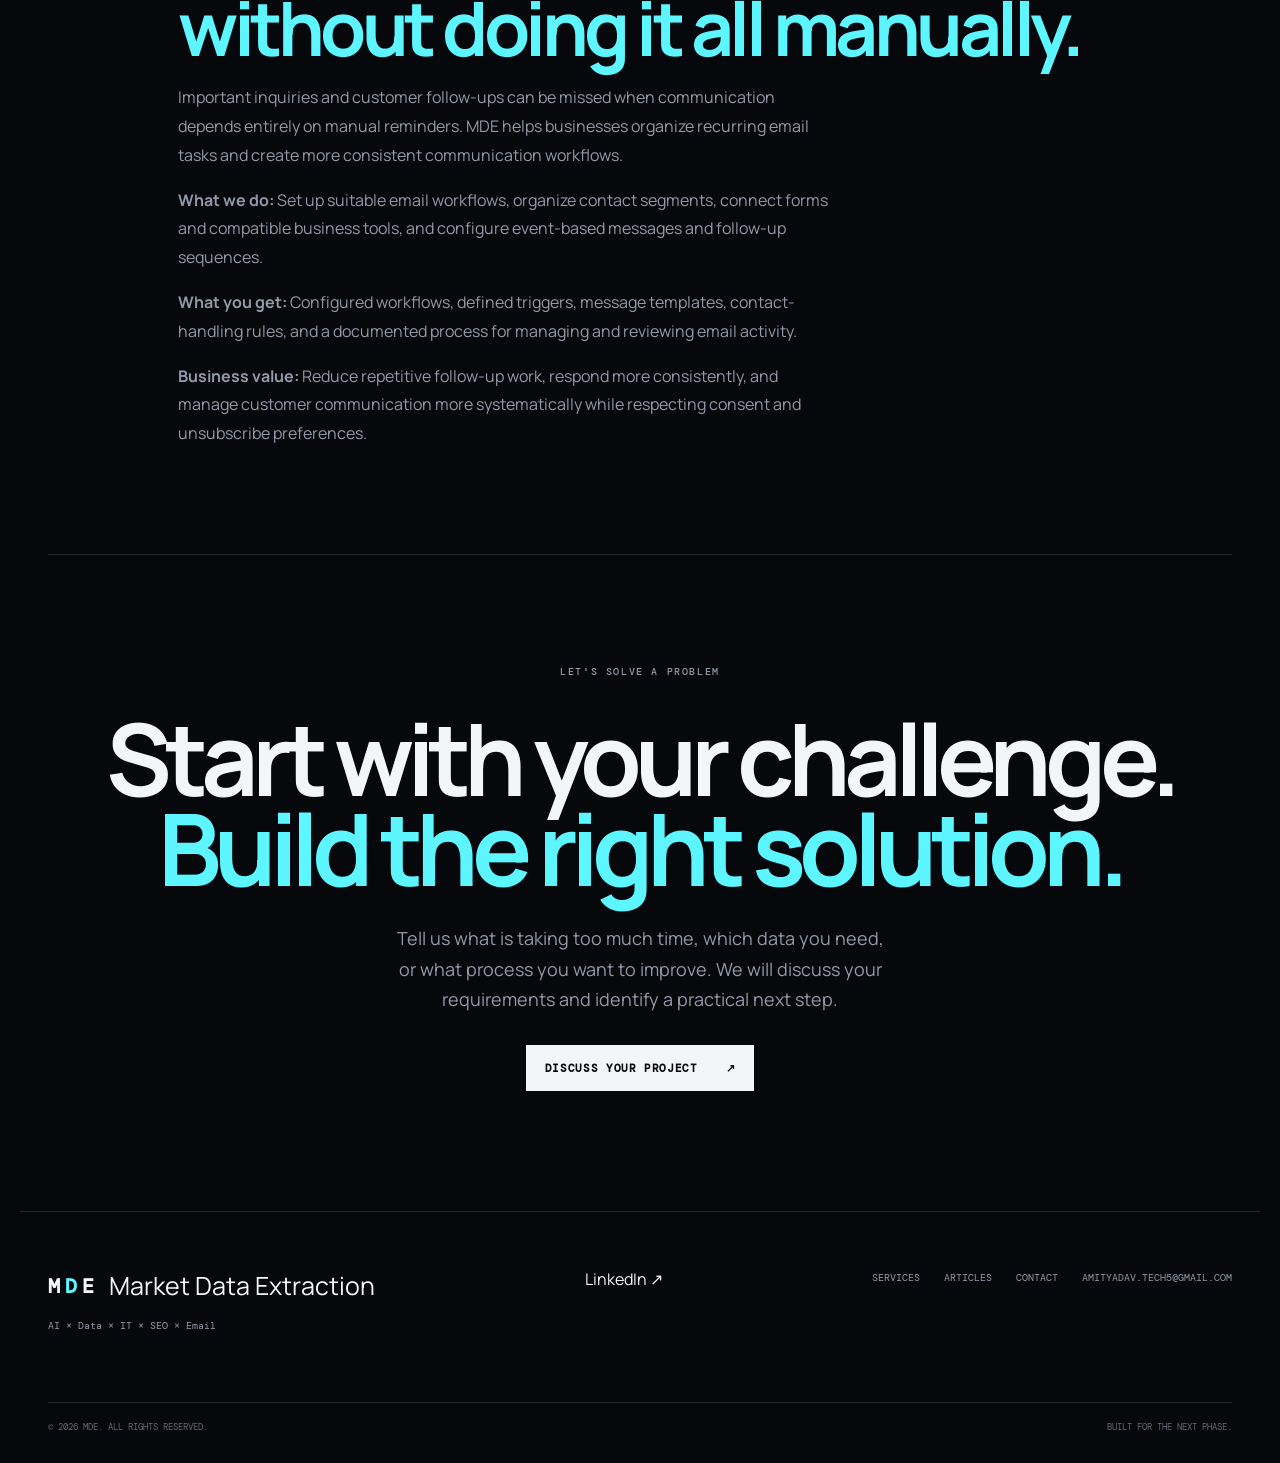
<file: services.html>
<!DOCTYPE html>
<html lang="en">
<head>
  <meta charset="UTF-8">
  <meta name="viewport" content="width=device-width, initial-scale=1.0">
  <meta name="description" content="AI automation, data extraction, IT solutions, technical SEO and email marketing services for modern businesses.">
  <meta name="theme-color" content="#07080c">
  <title>Services | MDE</title>
  <link rel="stylesheet" href="css/mdestyle.css">
</head>
<body>
    <div class="noise"></div>
  <header class="site-header">
    <a class="logo footer-logo" href="index.html" aria-label="MDE home"><span class="logo-mark"><span>M</span><span class="logo-d">D</span><span>E</span></span><span>Market Data Extraction</span>
    </a>
    <button class="menu-toggle" aria-label="Toggle menu"><span></span><span></span></button>
    <nav class="nav">
      <a href="index.html">Home</a>
      <a href="services.html">Services</a>
      <a href="articles.html">Articles</a>
      <a href="contact.html">Contact</a>
      <a class="nav-cta" href="contact.html">Start a Project <span>↗</span></a>
    </nav>
  </header>
<main>
<section class="page-hero section-pad">
  <div class="section-label">MDE / SOLUTIONS</div>

  <h1>
    Technology that solves<br>
    <em>real business problems.</em>
  </h1>

  <p>
    MDE helps businesses spend less time on repetitive work, collect better
    data, make informed decisions, and improve their online visibility.
    We build practical solutions across AI automation, web data extraction,
    business intelligence, IT systems, SEO, GEO, and email automation.
    Every project starts with a clear business objective and focuses on
    delivering a solution your team can actually use.
  </p>
</section>


<section class="service-detail section-pad">

  <!-- 01: AI AUTOMATION -->
  <article id="ai" class="detail-block reveal">
    <div class="detail-index">01</div>

    <div>
      <div class="detail-kicker">AI AUTOMATION</div>

      <h2>
        Spend less time on<br>
        <em>repetitive work.</em>
      </h2>

      <p>
        Many business processes involve the same manual tasks every day:
        reviewing information, sorting inquiries, processing documents,
        preparing drafts, and moving data between tools. MDE helps identify
        where AI and automation can make these processes faster and more
        consistent.
      </p>

      <p>
        <strong>What we do:</strong> Design AI-assisted workflows, automate
        repetitive tasks, connect business tools, and introduce human review
        where accuracy and approval matter.
      </p>

      <p>
        <strong>What you get:</strong> A working automation tailored to your
        process, with defined inputs, outputs, review steps, and documentation.
      </p>

      <p>
        <strong>Business value:</strong> Less manual handling, fewer
        repetitive steps, and more time for work that requires human judgment.
      </p>
    </div>
  </article>


  <!-- 02: WEB DATA EXTRACTION -->
  <article id="data" class="detail-block reveal">
    <div class="detail-index">02</div>

    <div>
      <div class="detail-kicker">WEB DATA EXTRACTION</div>

      <h2>
        Turn scattered information<br>
        <em>into usable data.</em>
      </h2>

      <p>
        Valuable business information is often spread across websites,
        directories, catalogs, and other online sources. Finding it manually
        and organizing it into a consistent format can consume significant
        time. MDE helps collect information from appropriate sources and
        transform it into structured datasets.
      </p>

      <p>
        <strong>What we do:</strong> Extract agreed data fields, standardize
        formats, identify duplicate records, validate results, and organize
        information for your intended use.
      </p>

      <p>
        <strong>What you get:</strong> Structured data delivered in formats
        such as CSV, Excel, JSON, or a suitable database, depending on
        project requirements.
      </p>

      <p>
        <strong>Business value:</strong> Spend less time copying information
        manually and make it easier to research markets, build lead lists,
        monitor publicly available information, and support business analysis.
      </p>
    </div>
  </article>


  <!-- 03: DATA AND BUSINESS INTELLIGENCE -->
  <article id="data-bi" class="detail-block reveal">
    <div class="detail-index">03</div>

    <div>
      <div class="detail-kicker">DATA &amp; BUSINESS INTELLIGENCE</div>

      <h2>
        Understand your numbers.<br>
        <em>Make better decisions.</em>
      </h2>

      <p>
        Data is most useful when it helps answer a business question.
        However, information stored across spreadsheets, reports, and
        different systems can be difficult to compare and interpret.
        MDE helps organize that information into a clearer view of
        business performance.
      </p>

      <p>
        <strong>What we do:</strong> Clean and combine datasets, define
        relevant metrics, prepare recurring reports, and develop dashboards
        or visualizations based on your team's needs.
      </p>

      <p>
        <strong>What you get:</strong> Organized datasets, clearly defined
        KPIs, repeatable reports, or dashboards that help communicate
        important trends and performance indicators.
      </p>

      <p>
        <strong>Business value:</strong> Reduce time spent preparing reports,
        spot patterns more easily, and make decisions using more consistent
        information.
      </p>
    </div>
  </article>


  <!-- 04: IT SYSTEMS -->
  <article id="it" class="detail-block reveal">
    <div class="detail-index">04</div>

    <div>
      <div class="detail-kicker">IT SYSTEMS &amp; INTEGRATION</div>

      <h2>
        Make your tools work<br>
        <em>together.</em>
      </h2>

      <p>
        When business tools operate separately, teams often have to transfer
        information manually, repeat the same work, or depend on fragile
        processes. MDE helps create and connect digital systems so everyday
        operations become easier to manage.
      </p>

      <p>
        <strong>What we do:</strong> Develop suitable internal tools,
        integrate compatible applications, connect data sources, and
        streamline workflows between systems.
      </p>

      <p>
        <strong>What you get:</strong> A solution designed around your
        requirements, with agreed functionality, integration points,
        setup instructions, and handover documentation.
      </p>

      <p>
        <strong>Business value:</strong> Reduce unnecessary tool switching,
        improve consistency between systems, and create workflows that
        are easier to maintain as your business grows.
      </p>
    </div>
  </article>


  <!-- 05: SEO AND GEO -->
  <article id="seo" class="detail-block reveal">
    <div class="detail-index">05</div>

    <div>
      <div class="detail-kicker">SEO &amp; GEO</div>

      <h2>
        Help the right people<br>
        <em>find your business.</em>
      </h2>

      <p>
        A business website needs more than an attractive design. Search
        engines and other discovery systems need to understand what the
        business offers, which pages answer specific questions, and how
        the website's information is organized. MDE helps improve these
        foundations through search-focused technical and content work.
      </p>

      <p>
        <strong>What we do:</strong> Review technical SEO, improve page titles
        and descriptions, organize content and internal links, implement
        relevant structured data, and make business information clearer for
        search engines and AI-powered discovery systems.
      </p>

      <p>
        <strong>What you get:</strong> Prioritized technical fixes, better
        organized landing pages, clearer service descriptions, relevant
        structured data, and content recommendations based on your goals.
      </p>

      <p>
        <strong>Business value:</strong> Build a stronger foundation for
        organic discovery, help visitors understand your services, and make
        important business information easier to interpret and reference.
      </p>

      <p>
        <strong>Important:</strong> Search rankings, AI citations, traffic,
        and leads depend on multiple factors. No specific placement or
        performance outcome can be guaranteed.
      </p>
    </div>
  </article>


  <!-- 06: EMAIL AUTOMATION -->
  <article id="email" class="detail-block reveal">
    <div class="detail-index">06</div>

    <div>
      <div class="detail-kicker">EMAIL AUTOMATION</div>

      <h2>
        Follow up consistently<br>
        <em>without doing it all manually.</em>
      </h2>

      <p>
        Important inquiries and customer follow-ups can be missed when
        communication depends entirely on manual reminders. MDE helps
        businesses organize recurring email tasks and create more consistent
        communication workflows.
      </p>

      <p>
        <strong>What we do:</strong> Set up suitable email workflows,
        organize contact segments, connect forms and compatible business
        tools, and configure event-based messages and follow-up sequences.
      </p>

      <p>
        <strong>What you get:</strong> Configured workflows, defined triggers,
        message templates, contact-handling rules, and a documented process
        for managing and reviewing email activity.
      </p>

      <p>
        <strong>Business value:</strong> Reduce repetitive follow-up work,
        respond more consistently, and manage customer communication more
        systematically while respecting consent and unsubscribe preferences.
      </p>
    </div>
  </article>

</section>


<section class="cta-section section-pad compact">
  <div class="section-label">LET'S SOLVE A PROBLEM</div>

  <h2>
    Start with your challenge.<br>
    <em>Build the right solution.</em>
  </h2>

  <p>
    Tell us what is taking too much time, which data you need, or what
    process you want to improve. We will discuss your requirements and
    identify a practical next step.
  </p>

  <a class="button button-primary" href="contact.html">
    Discuss Your Project <span>↗</span>
  </a>
</section></main>
  <footer class="footer section-pad">
    <div class="footer-top">
      <div><a class="logo footer-logo" href="index.html"><span class="logo-mark"><span>M</span><span class="logo-d">D</span><span>E</span></span><span>Market Data Extraction</span></a><p>AI × Data × IT × SEO × Email</p></div>
      <div><a href="https://www.linkedin.com/company/market-data-extraction/" target="_blank" rel="noopener noreferrer">LinkedIn ↗</a></div>
      <div class="footer-links"><a href="services.html">Services</a><a href="articles.html">Articles</a><a href="contact.html">Contact</a><a href="mailto:amityadav.tech5@gmail.com">amityadav.tech5@gmail.com</a></div>
    </div>
    <div class="footer-bottom"><span>© 2026 MDE. All rights reserved.</span><span>Built for the next phase.</span></div>
  </footer>
<script src="js/main.js"></script></body></html>
</file>
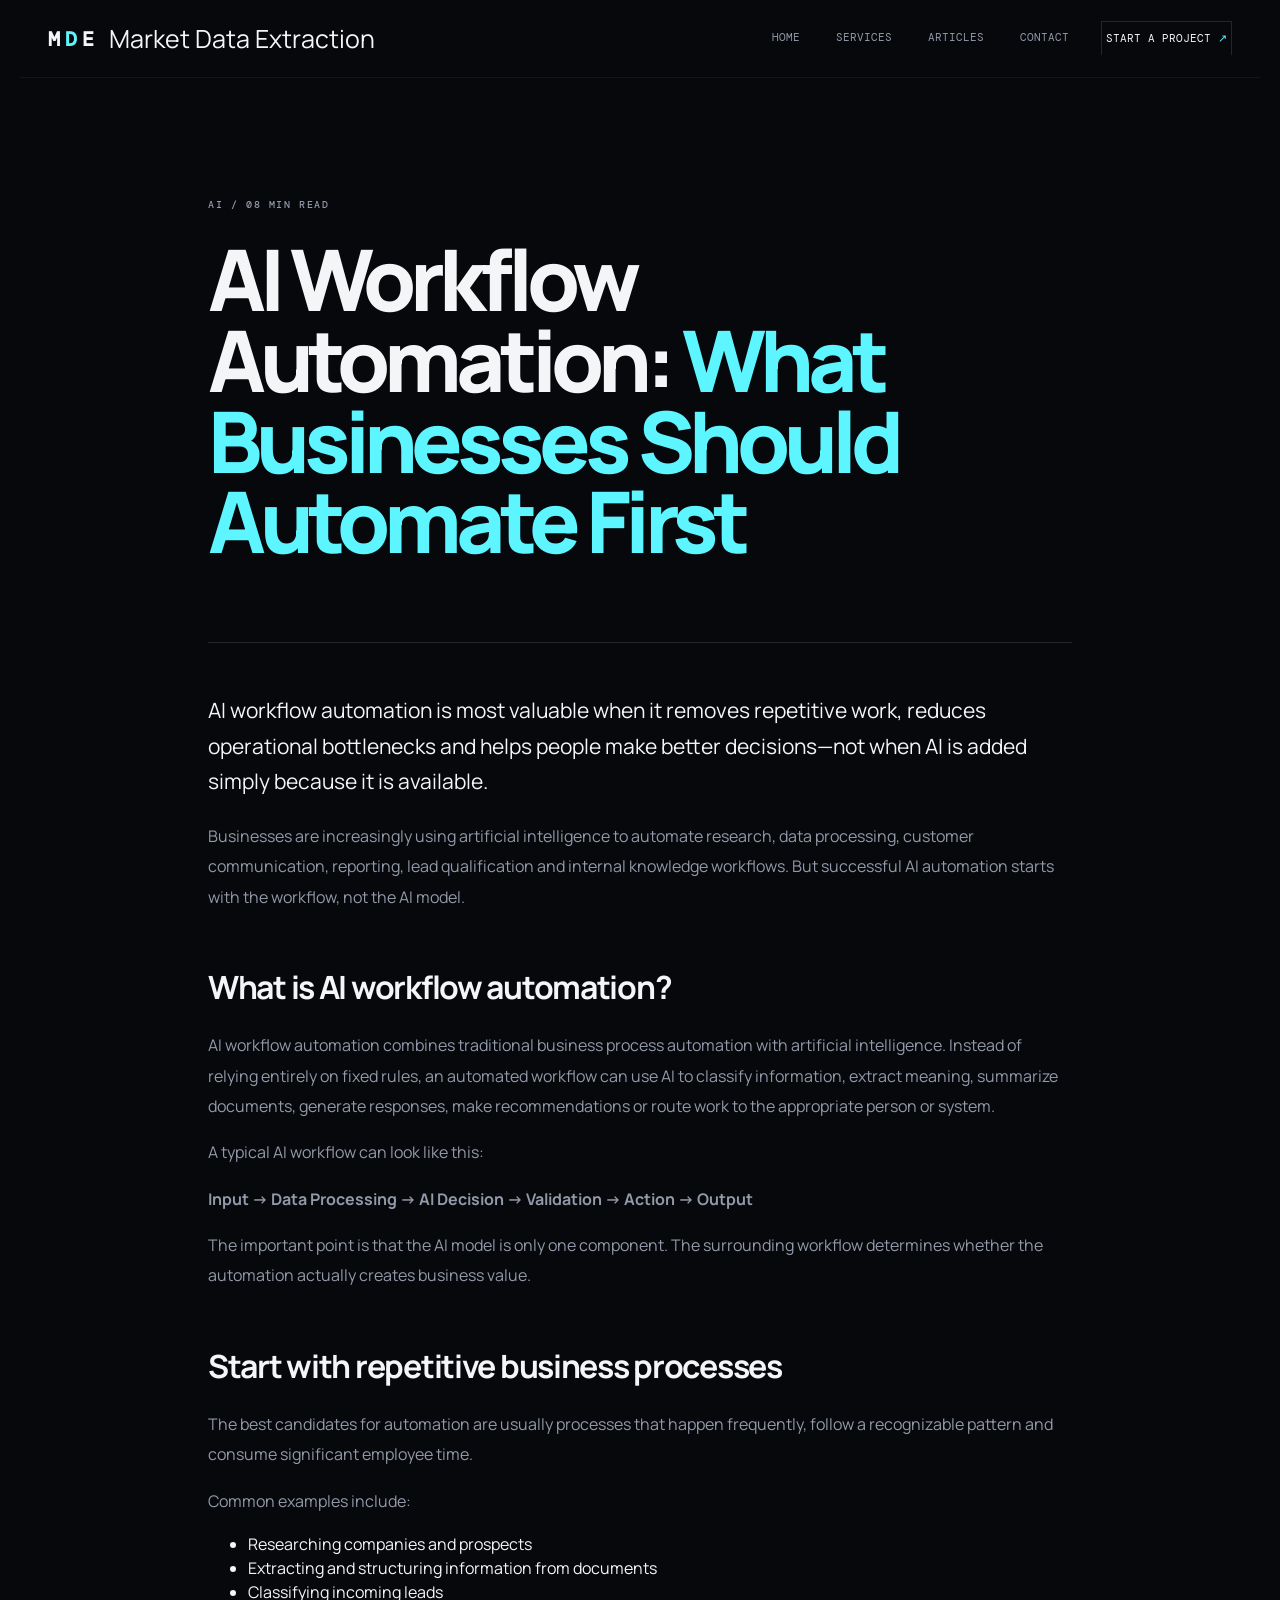
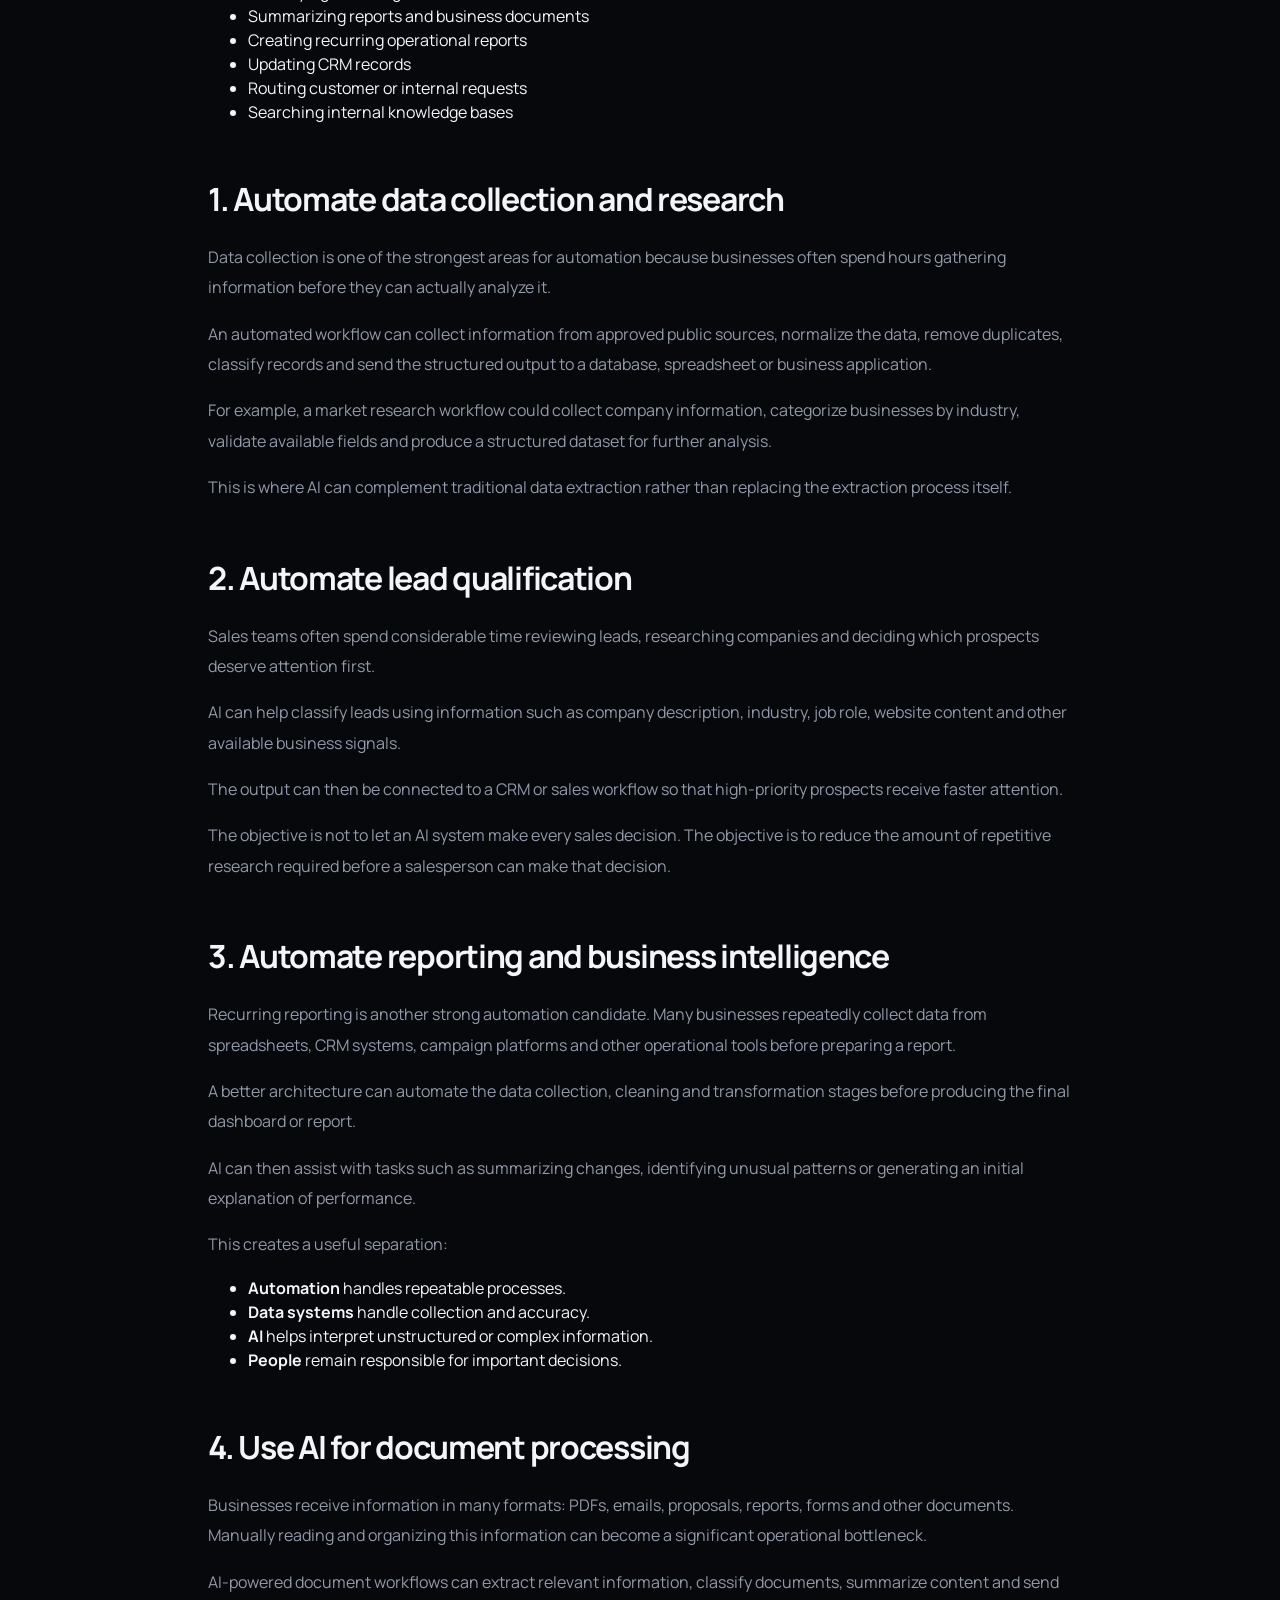
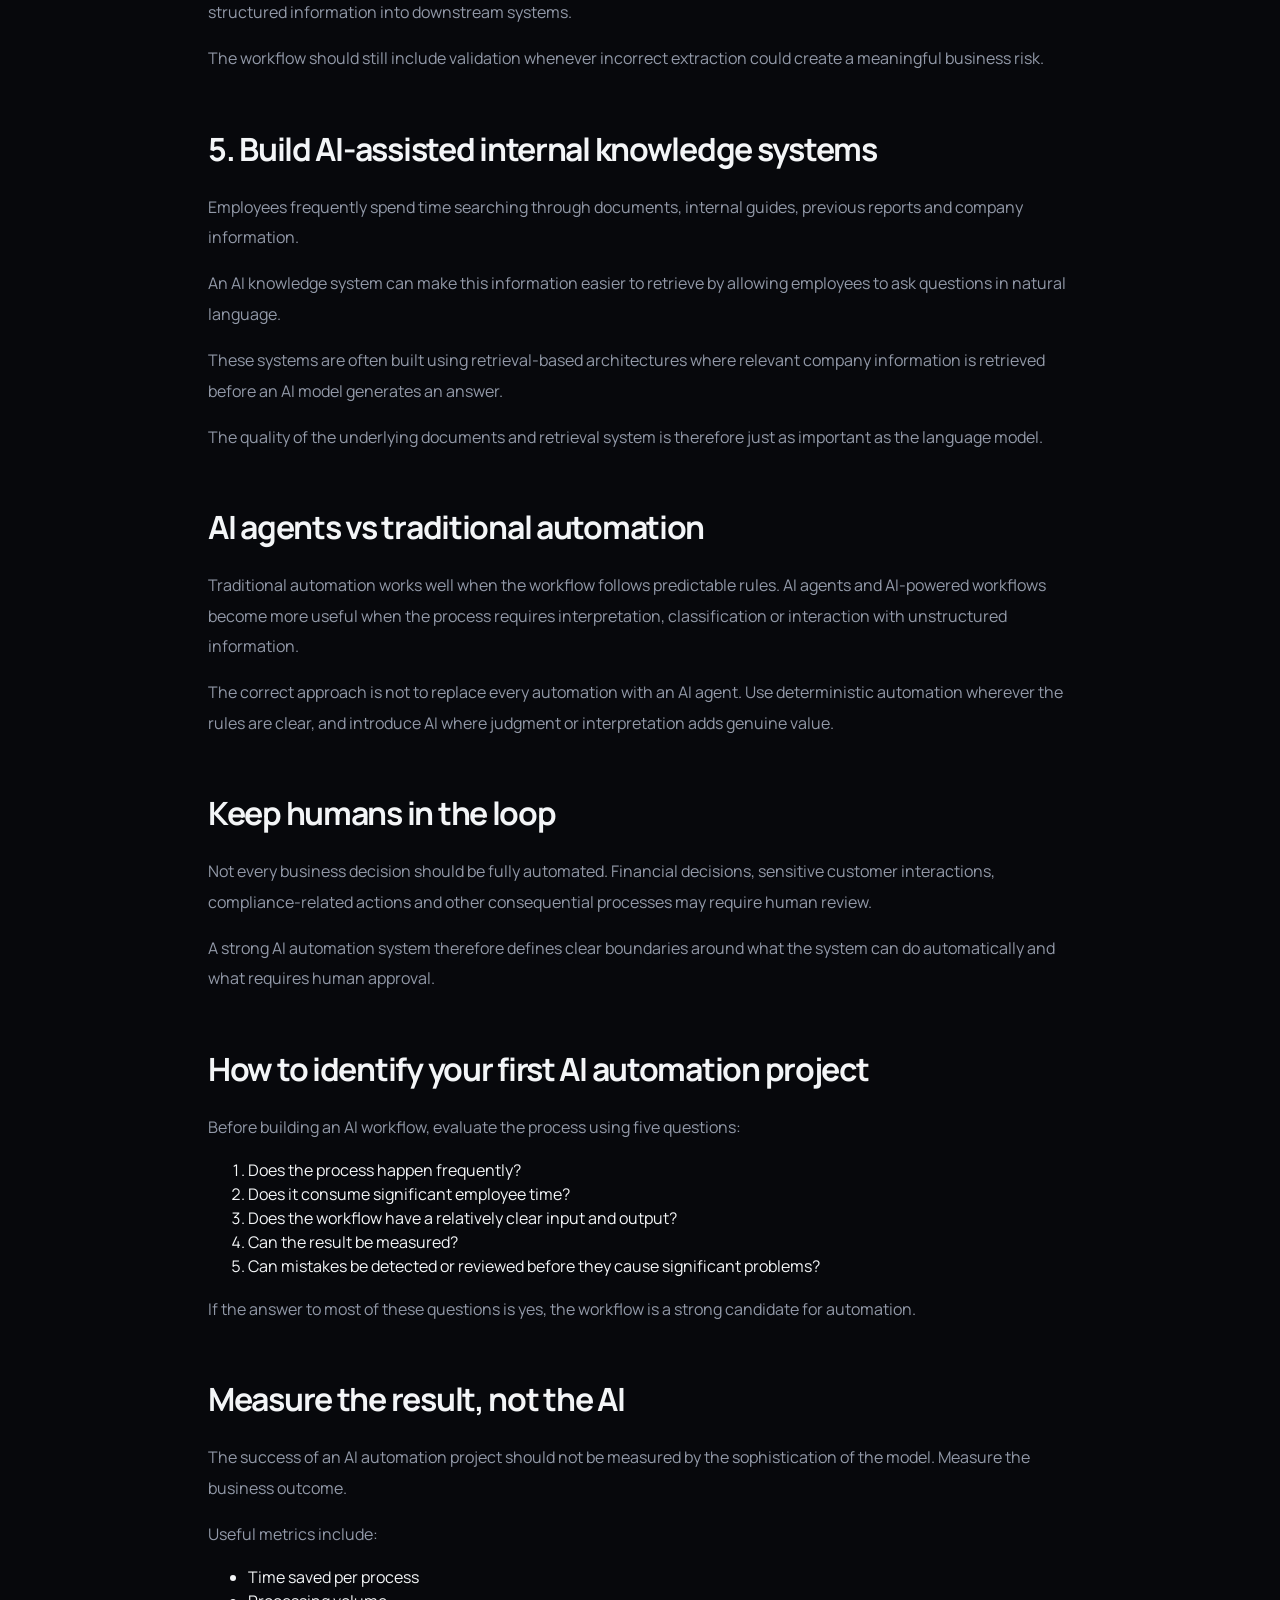
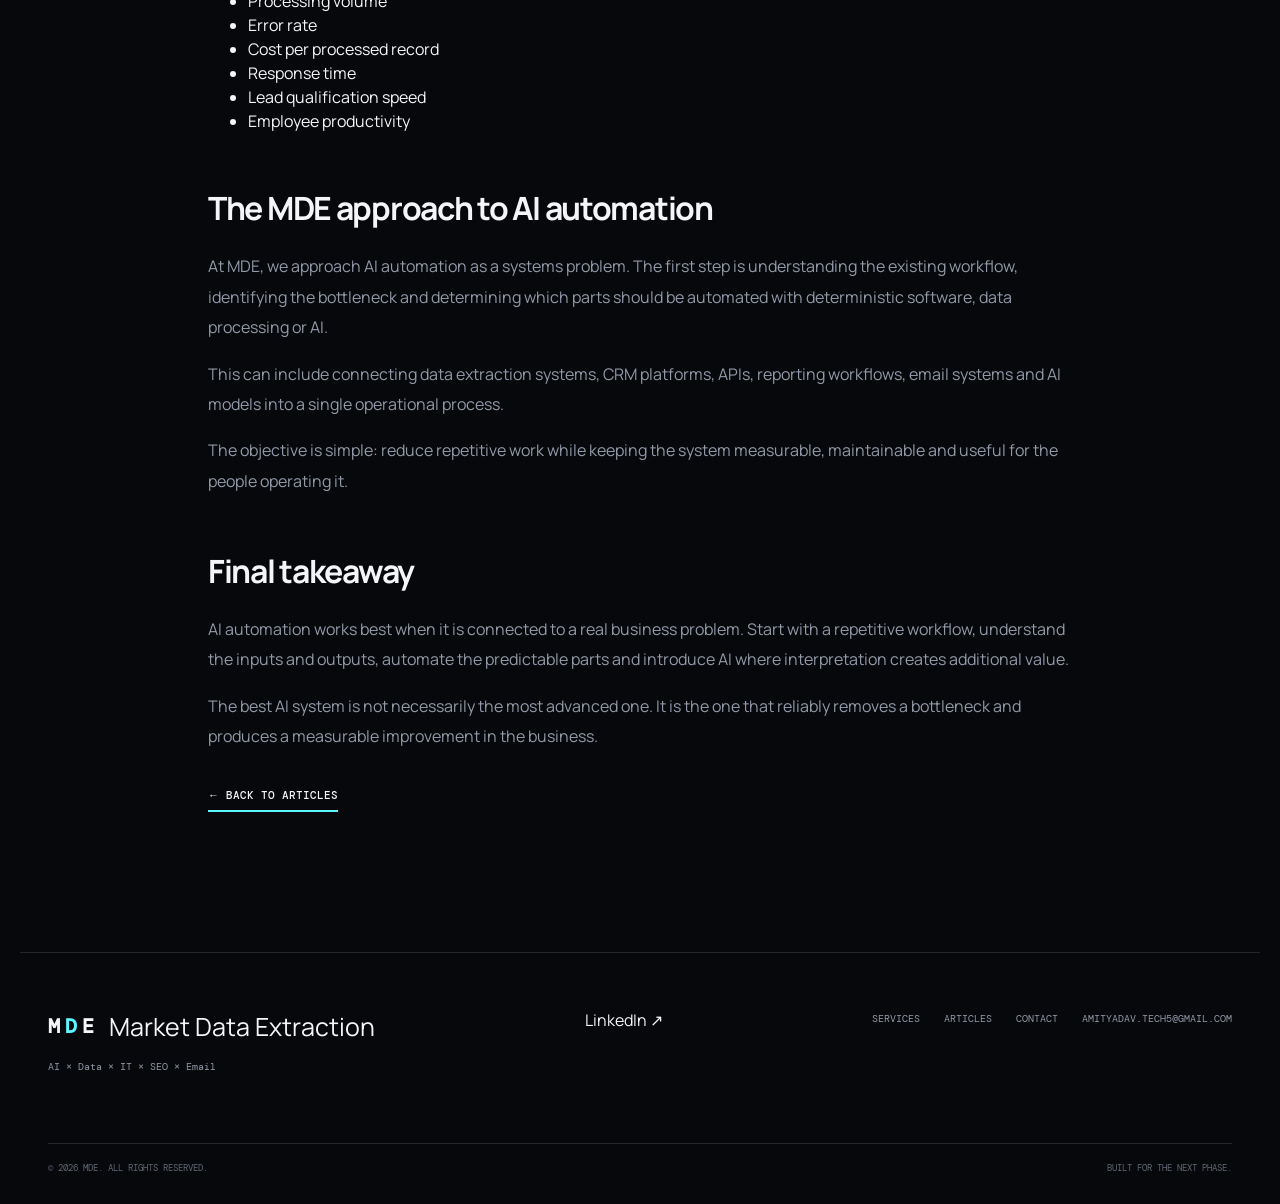
<file: article/ai-automation.html>
<!DOCTYPE html>
<html lang="en">

<head>
  <meta charset="UTF-8">
  <meta name="viewport" content="width=device-width, initial-scale=1.0">
  <meta name="description" content="Learn how AI workflow automation can reduce repetitive work, improve business processes and integrate AI into existing operations. A practical guide from MDE.">
  <meta name="robots" content="index, follow">
  <link rel="canonical" href="https://amit-lab26.github.io/mde-site/articles/ai-automation.html">
  <meta property="og:title" content="AI Workflow Automation: What Businesses Should Automate First — MDE">
  <meta property="og:description" content="A practical guide to AI workflow automation, business process automation, AI agents and integrating AI into existing business operations.">
  <meta property="og:type" content="article">
  <title>AI Workflow Automation: What Businesses Should Automate First — MDE</title>
  <link rel="stylesheet" href="../css/mdestyle.css">
  <!-- Article Structured Data -->
  <script type="application/ld+json">
  {
    "@context": "https://schema.org",
    "@type": "BlogPosting",
    "@id": "https://amit-lab26.github.io/mde-site/articles/ai-automation.html#article",
    "headline": "AI Workflow Automation: What Businesses Should Automate First",
    "description": "A practical guide to AI workflow automation, business process automation, AI agents and integrating AI into existing business operations.",
    "mainEntityOfPage": {
      "@type": "WebPage",
      "@id": "https://amit-lab26.github.io/mde-site/articles/ai-automation.html"
    },
    "author": {
      "@type": "Person",
      "name": "Amit Yadav",
      "url": "https://amit-lab26.github.io/mde-site/"
    },
    "publisher": {
      "@type": "Organization",
      "name": "Market Data Extraction",
      "alternateName": "MDE",
      "url": "https://amit-lab26.github.io/mde-site/",
      "sameAs": [
        "https://www.linkedin.com/company/market-data-extraction/"
      ]
    }
  }
  </script>
</head>


<body>

<header class="site-header">

  <a class="logo footer-logo" href="index.html" aria-label="MDE home"><span class="logo-mark"><span>M</span><span class="logo-d">D</span><span>E</span></span><span>Market Data Extraction</span></a>

  <nav class="nav">
    <a href="../index.html">Home</a>
    <a href="../services.html">Services</a>
    <a class="active" href="../articles.html">Articles</a>
    <a href="../contact.html">Contact</a>
    <a class="nav-cta" href="../contact.html">Start a Project <span>↗</span></a>
  </nav>
</header>

<main>
  <article class="article-page section-pad">
    <div class="article-meta">
      AI / 08 MIN READ
    </div>


    <h1>
      AI Workflow Automation:
      <em>What Businesses Should Automate First</em>
    </h1>


    <div class="article-body">

      <p class="lead">
        AI workflow automation is most valuable when it removes
        repetitive work, reduces operational bottlenecks and helps
        people make better decisions—not when AI is added simply
        because it is available.
      </p>


      <p>
        Businesses are increasingly using artificial intelligence
        to automate research, data processing, customer communication,
        reporting, lead qualification and internal knowledge workflows.
        But successful AI automation starts with the workflow, not the
        AI model.
      </p>


      <h2>
        What is AI workflow automation?
      </h2>

      <p>
        AI workflow automation combines traditional business process
        automation with artificial intelligence. Instead of relying
        entirely on fixed rules, an automated workflow can use AI to
        classify information, extract meaning, summarize documents,
        generate responses, make recommendations or route work to
        the appropriate person or system.
      </p>

      <p>
        A typical AI workflow can look like this:
      </p>

      <p>
        <strong>
          Input → Data Processing → AI Decision → Validation → Action → Output
        </strong>
      </p>

      <p>
        The important point is that the AI model is only one component.
        The surrounding workflow determines whether the automation
        actually creates business value.
      </p>


      <h2>
        Start with repetitive business processes
      </h2>

      <p>
        The best candidates for automation are usually processes that
        happen frequently, follow a recognizable pattern and consume
        significant employee time.
      </p>

      <p>
        Common examples include:
      </p>

      <ul>
        <li>
          Researching companies and prospects
        </li>

        <li>
          Extracting and structuring information from documents
        </li>

        <li>
          Classifying incoming leads
        </li>

        <li>
          Summarizing reports and business documents
        </li>

        <li>
          Creating recurring operational reports
        </li>

        <li>
          Updating CRM records
        </li>

        <li>
          Routing customer or internal requests
        </li>

        <li>
          Searching internal knowledge bases
        </li>
      </ul>


      <h2>
        1. Automate data collection and research
      </h2>

      <p>
        Data collection is one of the strongest areas for automation
        because businesses often spend hours gathering information
        before they can actually analyze it.
      </p>

      <p>
        An automated workflow can collect information from approved
        public sources, normalize the data, remove duplicates,
        classify records and send the structured output to a database,
        spreadsheet or business application.
      </p>

      <p>
        For example, a market research workflow could collect company
        information, categorize businesses by industry, validate
        available fields and produce a structured dataset for further
        analysis.
      </p>

      <p>
        This is where AI can complement traditional
        <a href="data-extraction.html">
          data extraction
        </a>
        rather than replacing the extraction process itself.
      </p>


      <h2>
        2. Automate lead qualification
      </h2>

      <p>
        Sales teams often spend considerable time reviewing leads,
        researching companies and deciding which prospects deserve
        attention first.
      </p>

      <p>
        AI can help classify leads using information such as company
        description, industry, job role, website content and other
        available business signals.
      </p>

      <p>
        The output can then be connected to a CRM or sales workflow
        so that high-priority prospects receive faster attention.
      </p>

      <p>
        The objective is not to let an AI system make every sales
        decision. The objective is to reduce the amount of repetitive
        research required before a salesperson can make that decision.
      </p>


      <h2>
        3. Automate reporting and business intelligence
      </h2>

      <p>
        Recurring reporting is another strong automation candidate.
        Many businesses repeatedly collect data from spreadsheets,
        CRM systems, campaign platforms and other operational tools
        before preparing a report.
      </p>

      <p>
        A better architecture can automate the data collection,
        cleaning and transformation stages before producing the
        final dashboard or report.
      </p>

      <p>
        AI can then assist with tasks such as summarizing changes,
        identifying unusual patterns or generating an initial
        explanation of performance.
      </p>

      <p>
        This creates a useful separation:
      </p>

      <ul>
        <li>
          <strong>Automation</strong> handles repeatable processes.
        </li>

        <li>
          <strong>Data systems</strong> handle collection and accuracy.
        </li>

        <li>
          <strong>AI</strong> helps interpret unstructured or complex information.
        </li>

        <li>
          <strong>People</strong> remain responsible for important decisions.
        </li>
      </ul>


      <h2>
        4. Use AI for document processing
      </h2>

      <p>
        Businesses receive information in many formats: PDFs,
        emails, proposals, reports, forms and other documents.
        Manually reading and organizing this information can become
        a significant operational bottleneck.
      </p>

      <p>
        AI-powered document workflows can extract relevant information,
        classify documents, summarize content and send structured
        information into downstream systems.
      </p>

      <p>
        The workflow should still include validation whenever incorrect
        extraction could create a meaningful business risk.
      </p>


      <h2>
        5. Build AI-assisted internal knowledge systems
      </h2>

      <p>
        Employees frequently spend time searching through documents,
        internal guides, previous reports and company information.
      </p>

      <p>
        An AI knowledge system can make this information easier to
        retrieve by allowing employees to ask questions in natural
        language.
      </p>

      <p>
        These systems are often built using retrieval-based architectures
        where relevant company information is retrieved before an AI
        model generates an answer.
      </p>

      <p>
        The quality of the underlying documents and retrieval system
        is therefore just as important as the language model.
      </p>


      <h2>
        AI agents vs traditional automation
      </h2>

      <p>
        Traditional automation works well when the workflow follows
        predictable rules. AI agents and AI-powered workflows become
        more useful when the process requires interpretation,
        classification or interaction with unstructured information.
      </p>

      <p>
        The correct approach is not to replace every automation with
        an AI agent. Use deterministic automation wherever the rules
        are clear, and introduce AI where judgment or interpretation
        adds genuine value.
      </p>


      <h2>
        Keep humans in the loop
      </h2>

      <p>
        Not every business decision should be fully automated.
        Financial decisions, sensitive customer interactions,
        compliance-related actions and other consequential processes
        may require human review.
      </p>

      <p>
        A strong AI automation system therefore defines clear
        boundaries around what the system can do automatically and
        what requires human approval.
      </p>


      <h2>
        How to identify your first AI automation project
      </h2>

      <p>
        Before building an AI workflow, evaluate the process using
        five questions:
      </p>

      <ol>

        <li>
          Does the process happen frequently?
        </li>

        <li>
          Does it consume significant employee time?
        </li>

        <li>
          Does the workflow have a relatively clear input and output?
        </li>

        <li>
          Can the result be measured?
        </li>

        <li>
          Can mistakes be detected or reviewed before they cause
          significant problems?
        </li>

      </ol>

      <p>
        If the answer to most of these questions is yes, the workflow
        is a strong candidate for automation.
      </p>


      <h2>
        Measure the result, not the AI
      </h2>

      <p>
        The success of an AI automation project should not be measured
        by the sophistication of the model. Measure the business outcome.
      </p>

      <p>
        Useful metrics include:
      </p>

      <ul>

        <li>
          Time saved per process
        </li>

        <li>
          Processing volume
        </li>

        <li>
          Error rate
        </li>

        <li>
          Cost per processed record
        </li>

        <li>
          Response time
        </li>

        <li>
          Lead qualification speed
        </li>

        <li>
          Employee productivity
        </li>

      </ul>


      <h2>
        The MDE approach to AI automation
      </h2>

      <p>
        At MDE, we approach AI automation as a systems problem.
        The first step is understanding the existing workflow,
        identifying the bottleneck and determining which parts
        should be automated with deterministic software, data
        processing or AI.
      </p>

      <p>
        This can include connecting data extraction systems,
        CRM platforms, APIs, reporting workflows, email systems
        and AI models into a single operational process.
      </p>

      <p>
        The objective is simple: reduce repetitive work while
        keeping the system measurable, maintainable and useful
        for the people operating it.
      </p>


      <h2>
        Final takeaway
      </h2>

      <p>
        AI automation works best when it is connected to a real
        business problem. Start with a repetitive workflow,
        understand the inputs and outputs, automate the predictable
        parts and introduce AI where interpretation creates additional
        value.
      </p>

      <p>
        The best AI system is not necessarily the most advanced one.
        It is the one that reliably removes a bottleneck and produces
        a measurable improvement in the business.
      </p>

    </div>


    <a
      class="text-link"
      href="../articles.html"
    >
      ← Back to articles
    </a>

  </article>

</main>


<footer class="footer section-pad">
    <div class="footer-top">
      <div><a class="logo footer-logo" href="index.html"><span class="logo-mark"><span>M</span><span class="logo-d">D</span><span>E</span></span><span>Market Data Extraction</span></a><p>AI × Data × IT × SEO × Email</p></div>
      <div><a href="https://www.linkedin.com/company/market-data-extraction/" target="_blank" rel="noopener noreferrer">LinkedIn ↗</a></div>
      <div class="footer-links"><a href="services.html">Services</a><a href="articles.html">Articles</a><a href="contact.html">Contact</a><a href="mailto:amityadav.tech5@gmail.com">amityadav.tech5@gmail.com</a></div>
    </div>
    <div class="footer-bottom"><span>© 2026 MDE. All rights reserved.</span><span>Built for the next phase.</span></div>
</footer>


<script src="../js/main.js"></script>

</body>

</html>
</file>
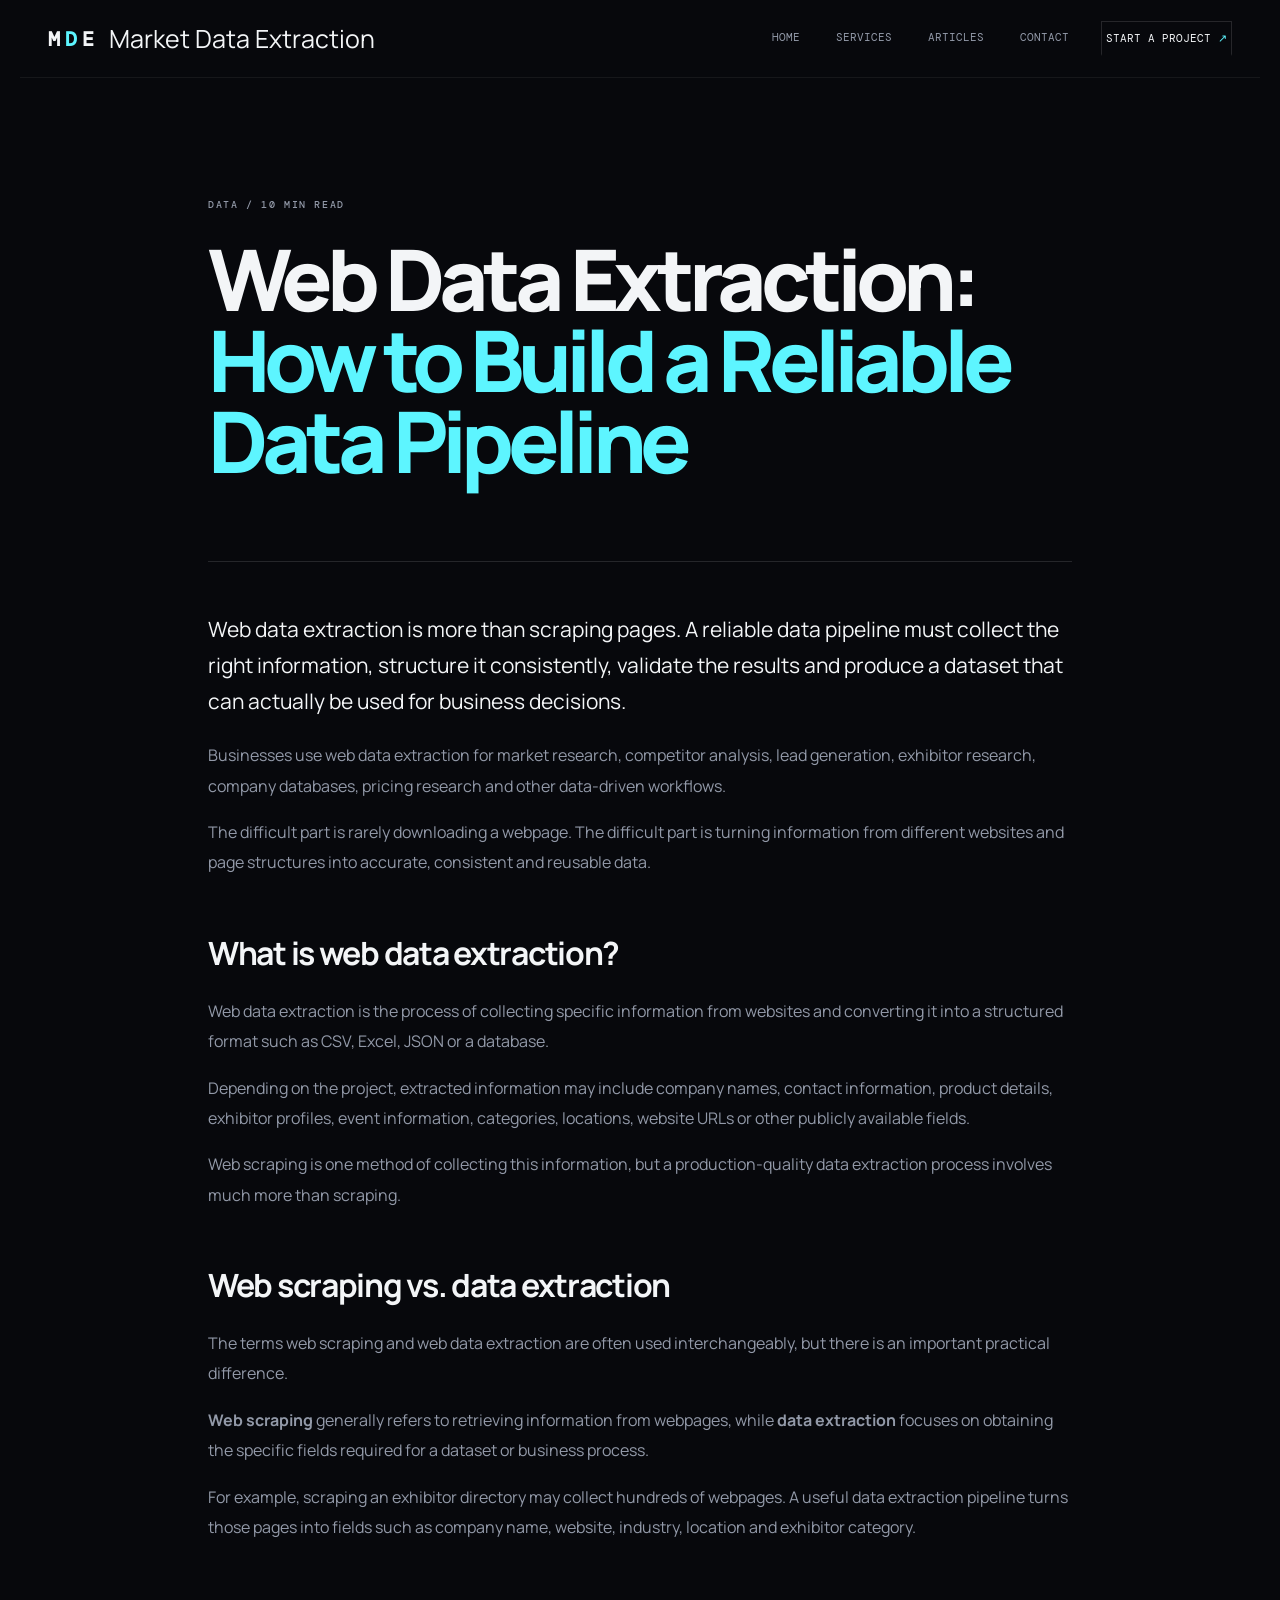
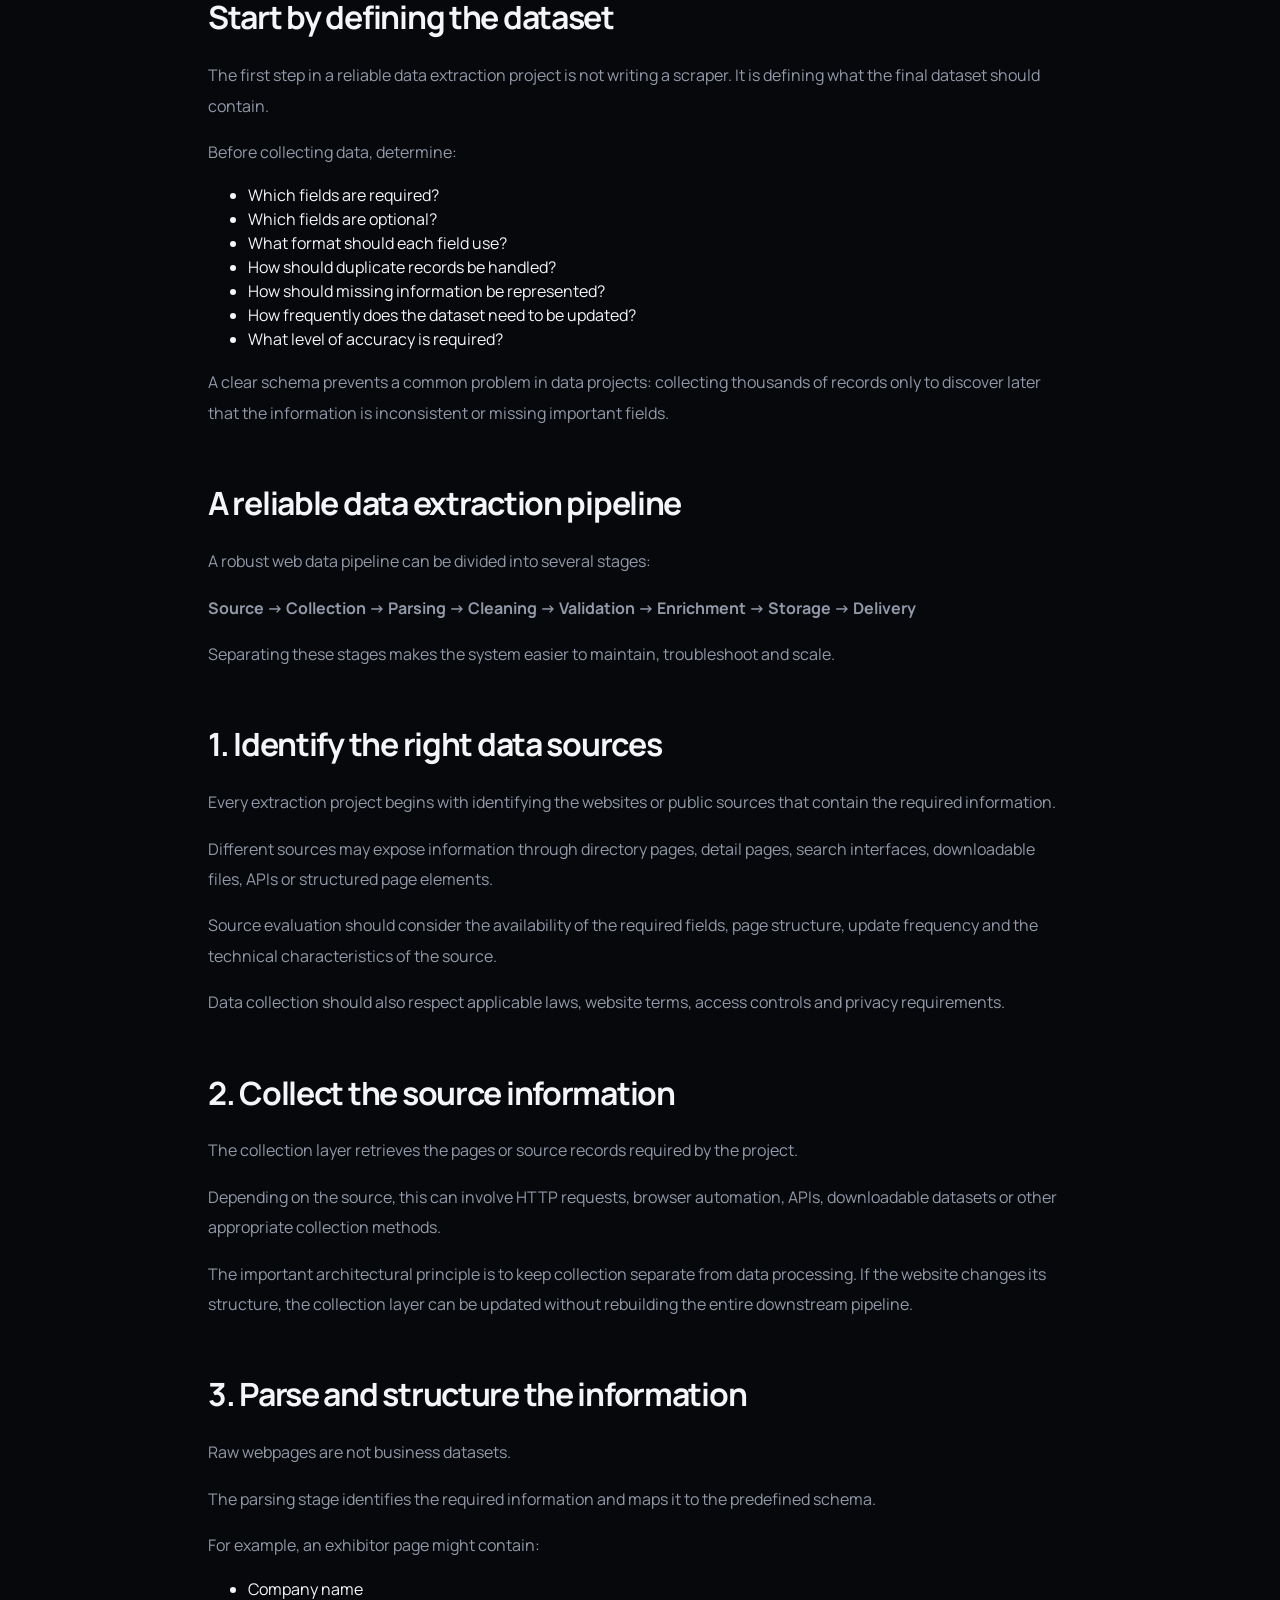
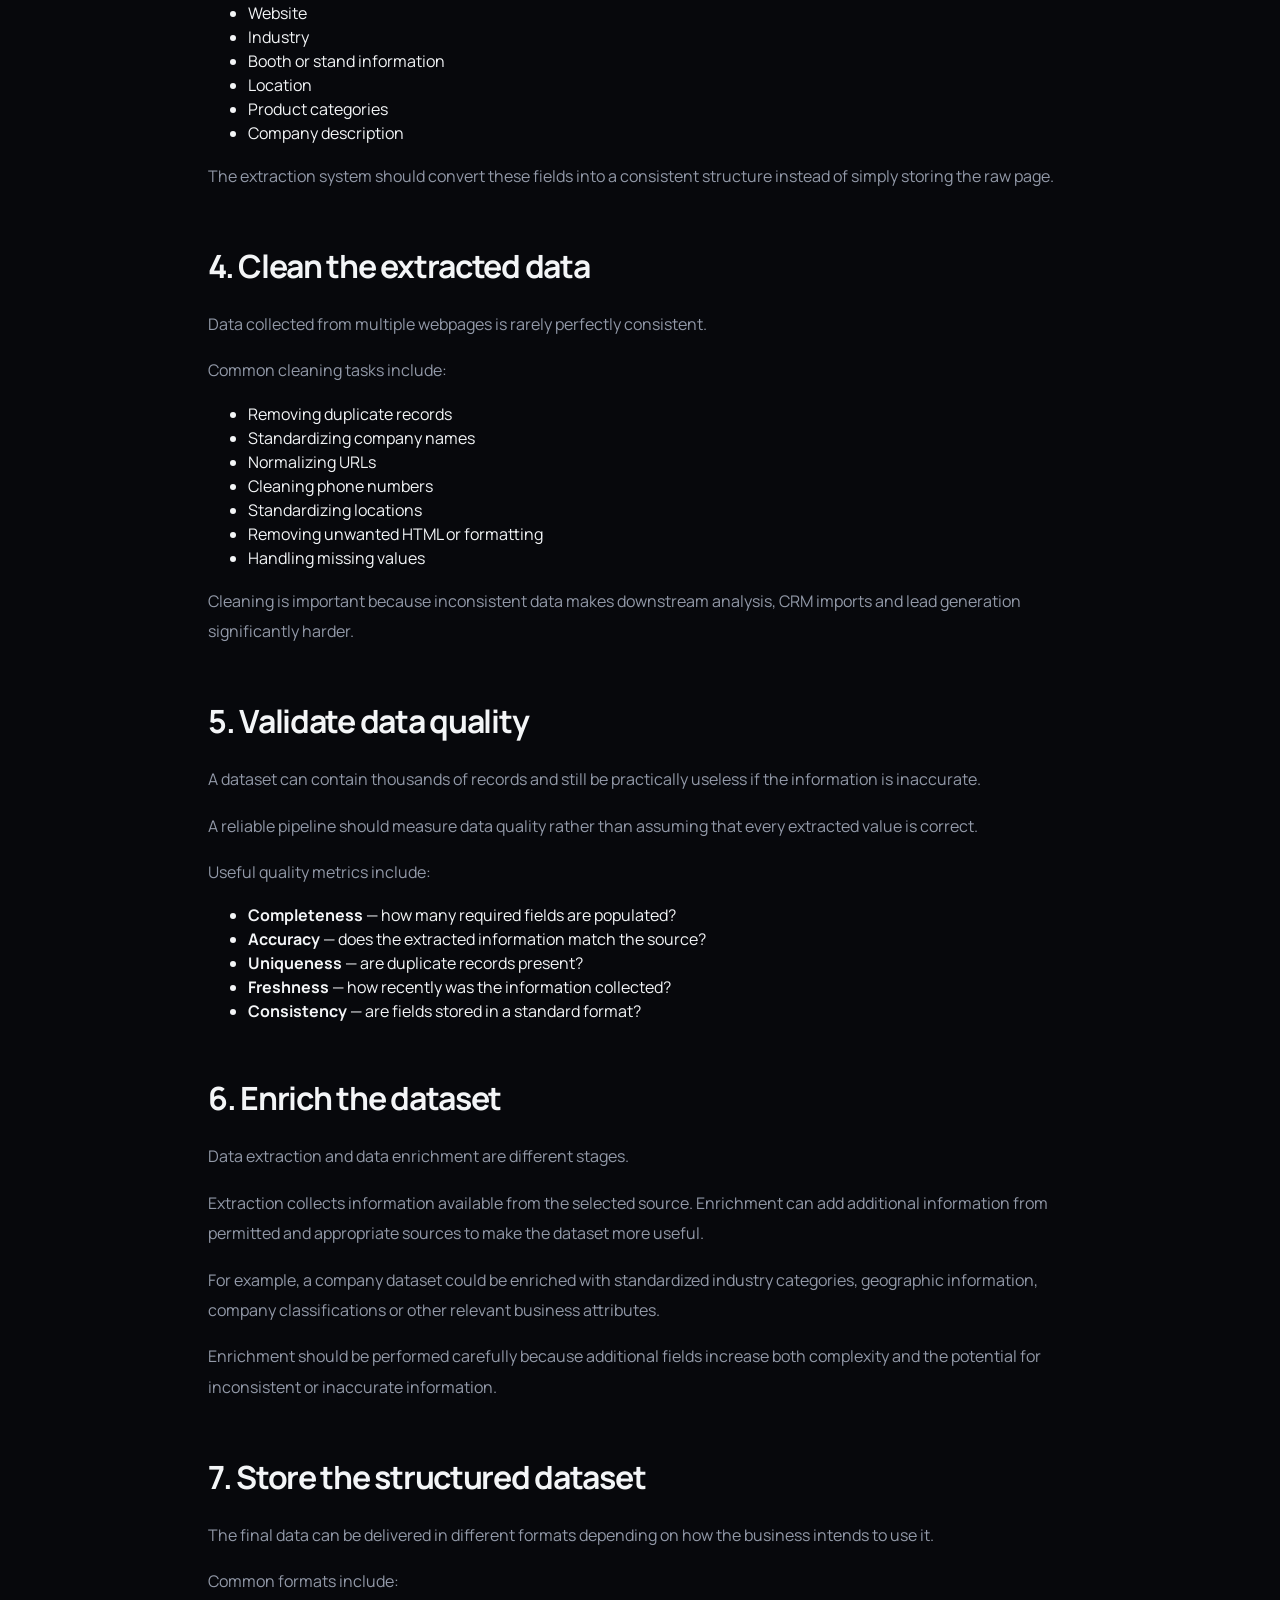
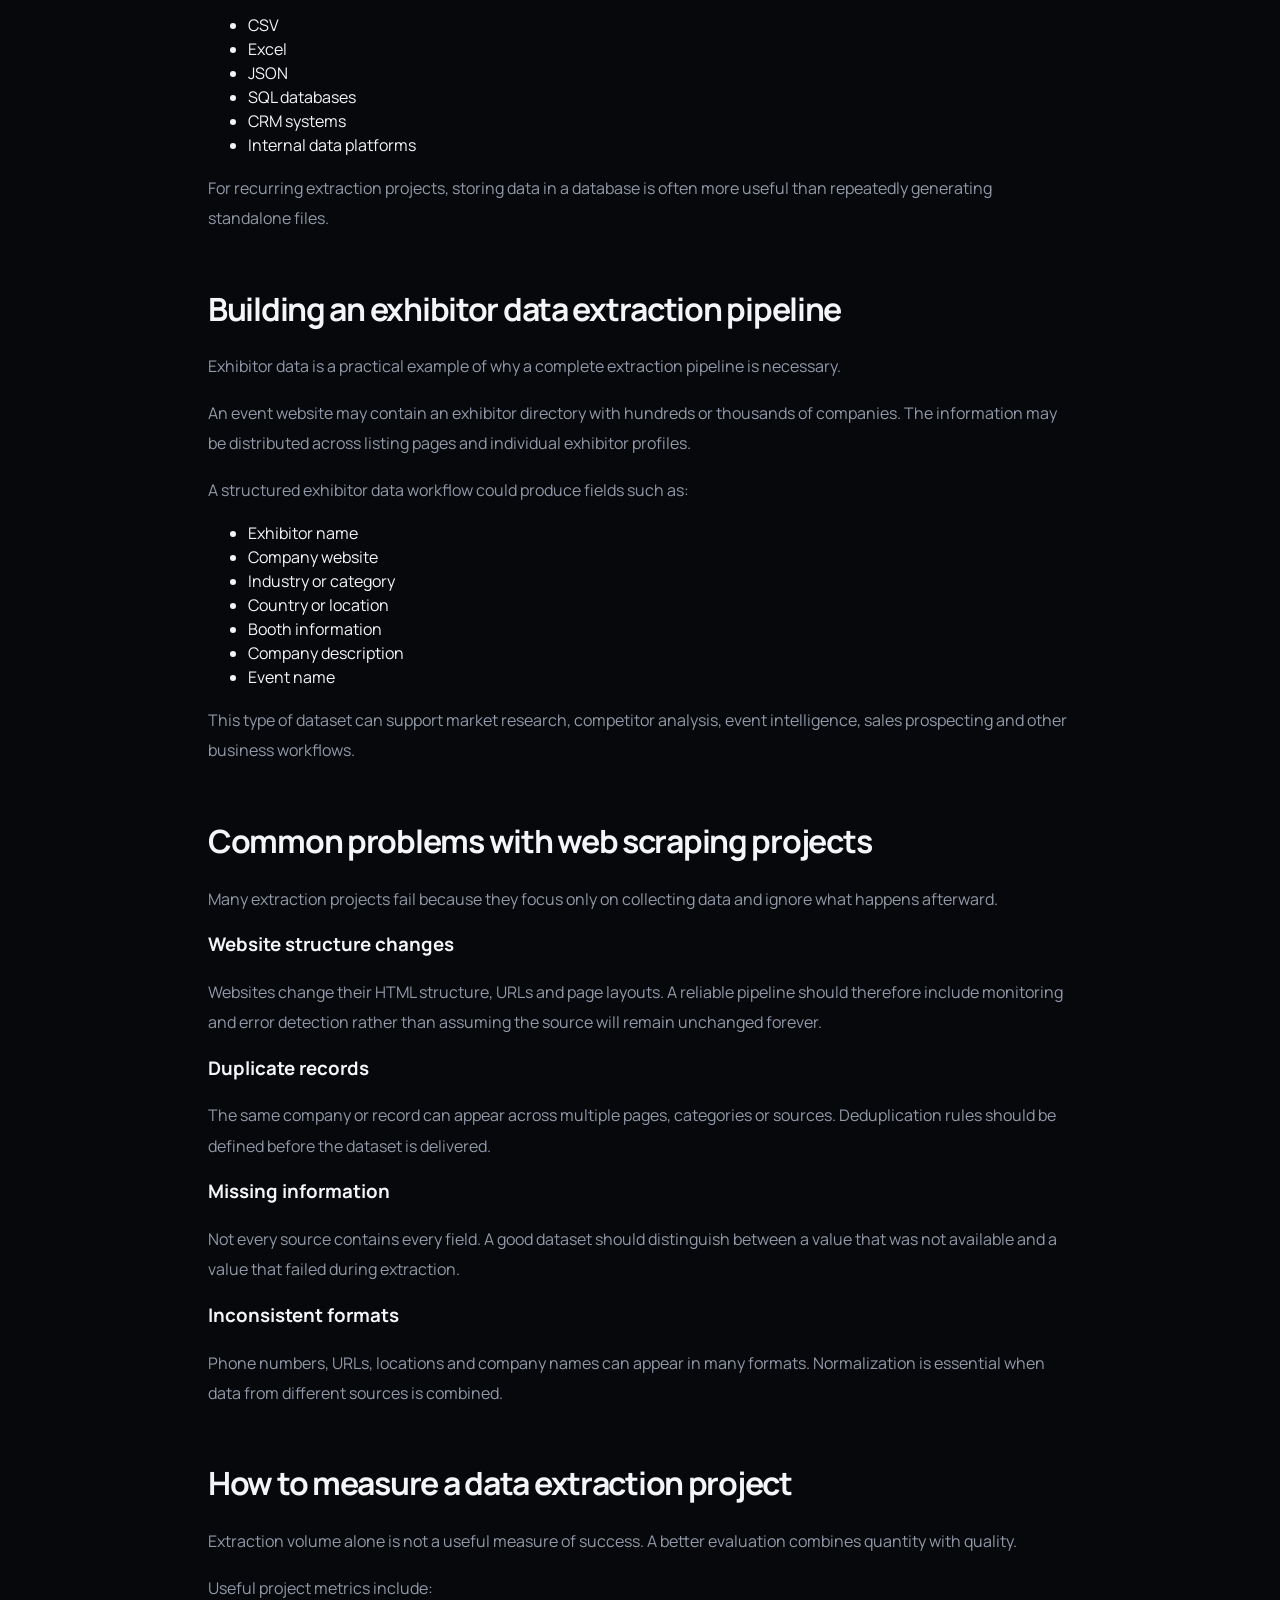
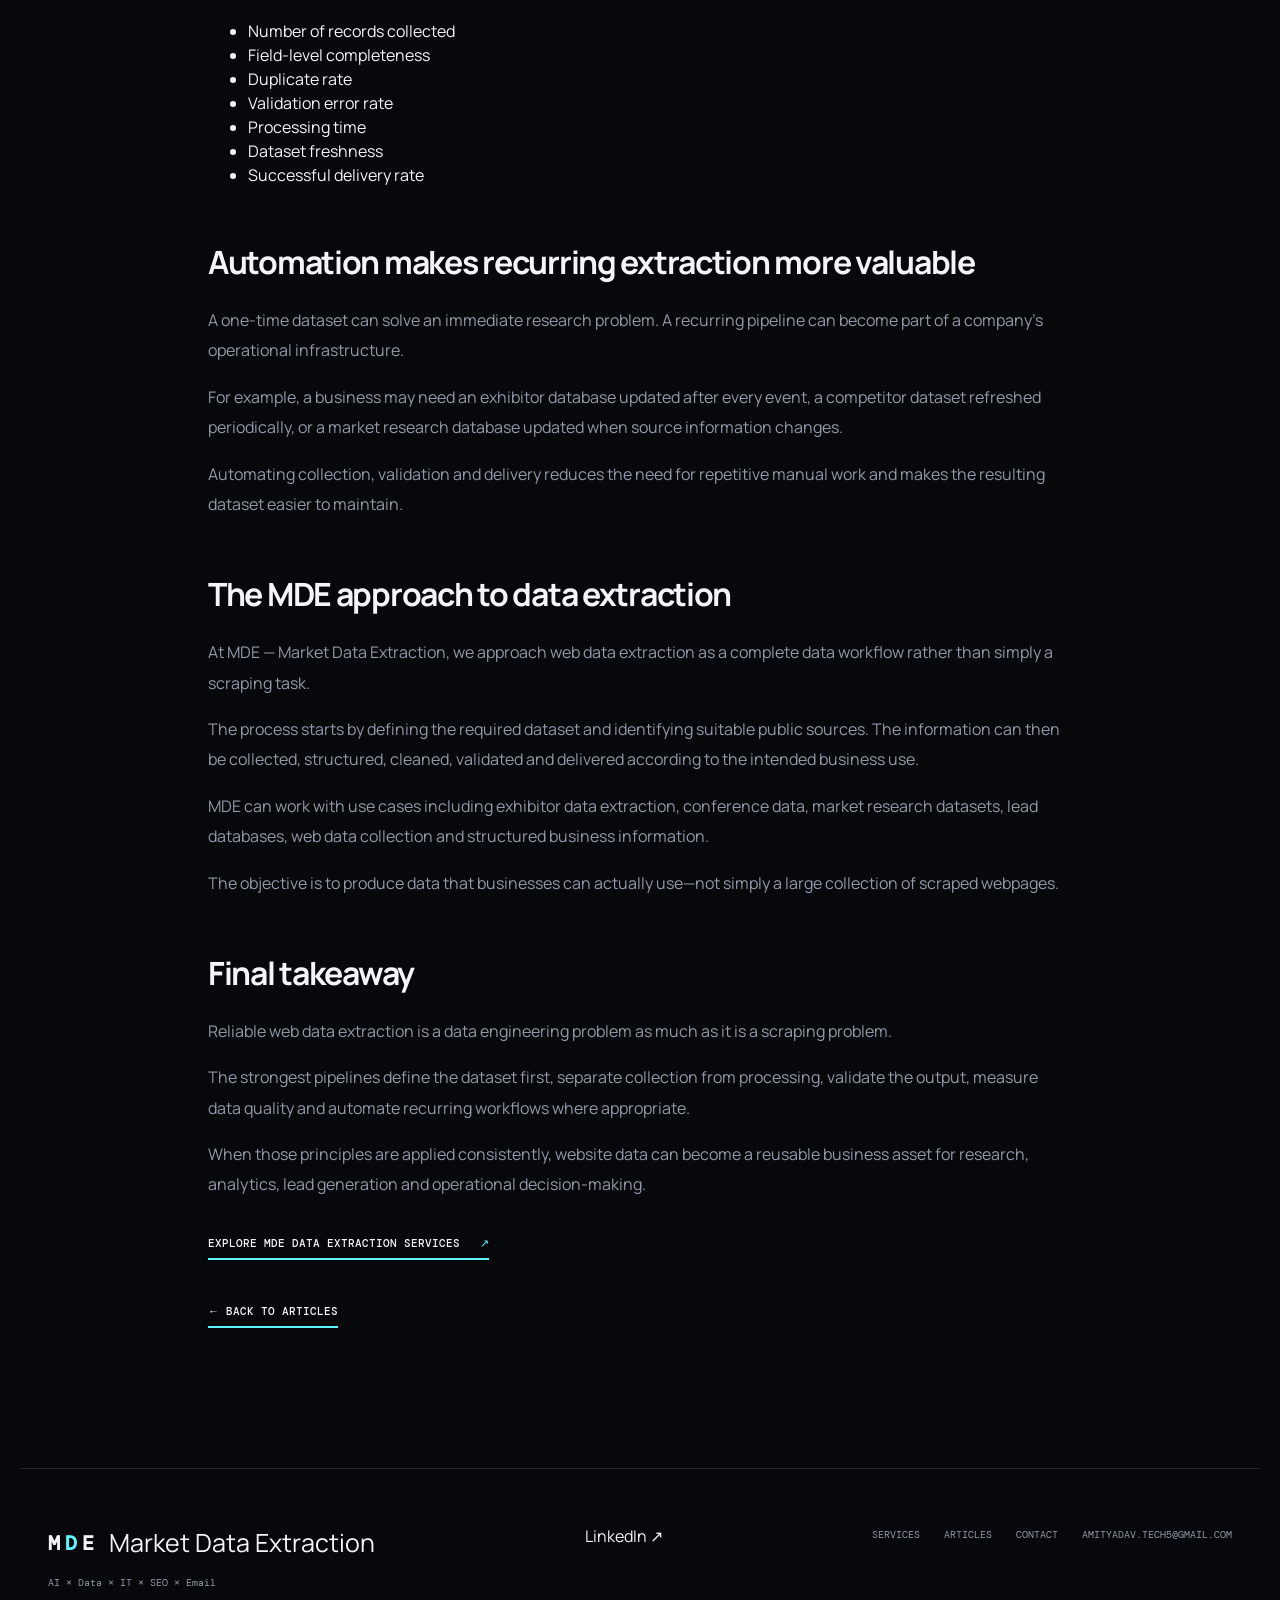
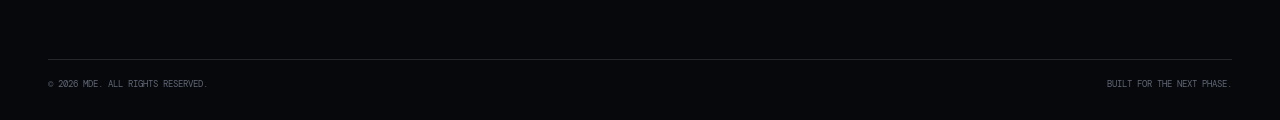
<file: article/data-extraction.html>
<!DOCTYPE html>
<html lang="en">

<head>

  <meta charset="UTF-8">

  <meta
    name="viewport"
    content="width=device-width, initial-scale=1.0"
  >

  <meta
    name="description"
    content="Learn how reliable web data extraction pipelines work, from website scraping and data collection to validation, cleaning, enrichment and structured datasets."
  >

  <meta
    name="robots"
    content="index, follow"
  >

  <link
    rel="canonical"
    href="https://amit-lab26.github.io/mde-site/articles/data-extraction.html"
  >

  <meta
    property="og:title"
    content="Web Data Extraction: How to Build a Reliable Data Pipeline — MDE"
  >

  <meta
    property="og:description"
    content="A practical guide to web scraping, data extraction, validation, enrichment and building reliable structured datasets."
  >

  <meta
    property="og:type"
    content="article"
  >

  <meta
    property="og:url"
    content="https://amit-lab26.github.io/mde-site/articles/data-extraction.html"
  >

  <title>
    Web Data Extraction: How to Build a Reliable Data Pipeline — MDE
  </title>

  <link
    rel="stylesheet"
    href="../css/mdestyle.css"
  >


  <!-- Article Structured Data -->

  <script type="application/ld+json">
  {
    "@context": "https://schema.org",
    "@type": "BlogPosting",
    "@id": "https://amit-lab26.github.io/mde-site/articles/data-extraction.html#article",

    "headline": "Web Data Extraction: How to Build a Reliable Data Pipeline",

    "description": "A practical guide to web scraping, data extraction, validation, enrichment and building reliable structured datasets.",

    "mainEntityOfPage": {
      "@type": "WebPage",
      "@id": "https://amit-lab26.github.io/mde-site/articles/data-extraction.html"
    },

    "author": {
      "@type": "Person",
      "name": "Amit Yadav",
      "url": "https://amit-lab26.github.io/mde-site/"
    },

    "publisher": {
      "@type": "Organization",
      "name": "Market Data Extraction",
      "alternateName": "MDE",
      "url": "https://amit-lab26.github.io/mde-site/",
      "sameAs": [
        "https://www.linkedin.com/company/market-data-extraction/"
      ]
    }
  }
  </script>

</head>


<body>


<header class="site-header">

   <a class="logo footer-logo" href="index.html" aria-label="MDE home"><span class="logo-mark"><span>M</span><span class="logo-d">D</span><span>E</span></span><span>Market Data Extraction</span></a>


  <nav class="nav">

    <a href="../index.html">
      Home
    </a>

    <a href="../services.html">
      Services
    </a>

    <a
      class="active"
      href="../articles.html"
    >
      Articles
    </a>

    <a href="../contact.html">
      Contact
    </a>

    <a
      class="nav-cta"
      href="../contact.html"
    >
      Start a Project <span>↗</span>
    </a>

  </nav>

</header>


<main>

  <article class="article-page section-pad">


    <div class="article-meta">
      DATA / 10 MIN READ
    </div>


    <h1>
      Web Data Extraction:
      <em>How to Build a Reliable Data Pipeline</em>
    </h1>


    <div class="article-body">


      <p class="lead">
        Web data extraction is more than scraping pages.
        A reliable data pipeline must collect the right information,
        structure it consistently, validate the results and produce
        a dataset that can actually be used for business decisions.
      </p>


      <p>
        Businesses use web data extraction for market research,
        competitor analysis, lead generation, exhibitor research,
        company databases, pricing research and other data-driven
        workflows.
      </p>


      <p>
        The difficult part is rarely downloading a webpage.
        The difficult part is turning information from different
        websites and page structures into accurate, consistent and
        reusable data.
      </p>


      <h2>
        What is web data extraction?
      </h2>


      <p>
        Web data extraction is the process of collecting specific
        information from websites and converting it into a structured
        format such as CSV, Excel, JSON or a database.
      </p>


      <p>
        Depending on the project, extracted information may include
        company names, contact information, product details,
        exhibitor profiles, event information, categories,
        locations, website URLs or other publicly available fields.
      </p>


      <p>
        Web scraping is one method of collecting this information,
        but a production-quality data extraction process involves
        much more than scraping.
      </p>


      <h2>
        Web scraping vs. data extraction
      </h2>


      <p>
        The terms web scraping and web data extraction are often used
        interchangeably, but there is an important practical difference.
      </p>


      <p>
        <strong>Web scraping</strong> generally refers to retrieving
        information from webpages, while
        <strong>data extraction</strong> focuses on obtaining the
        specific fields required for a dataset or business process.
      </p>


      <p>
        For example, scraping an exhibitor directory may collect
        hundreds of webpages. A useful data extraction pipeline turns
        those pages into fields such as company name, website,
        industry, location and exhibitor category.
      </p>


      <h2>
        Start by defining the dataset
      </h2>


      <p>
        The first step in a reliable data extraction project is not
        writing a scraper. It is defining what the final dataset
        should contain.
      </p>


      <p>
        Before collecting data, determine:
      </p>


      <ul>

        <li>
          Which fields are required?
        </li>

        <li>
          Which fields are optional?
        </li>

        <li>
          What format should each field use?
        </li>

        <li>
          How should duplicate records be handled?
        </li>

        <li>
          How should missing information be represented?
        </li>

        <li>
          How frequently does the dataset need to be updated?
        </li>

        <li>
          What level of accuracy is required?
        </li>

      </ul>


      <p>
        A clear schema prevents a common problem in data projects:
        collecting thousands of records only to discover later that
        the information is inconsistent or missing important fields.
      </p>


      <h2>
        A reliable data extraction pipeline
      </h2>


      <p>
        A robust web data pipeline can be divided into several stages:
      </p>


      <p>
        <strong>
          Source → Collection → Parsing → Cleaning → Validation →
          Enrichment → Storage → Delivery
        </strong>
      </p>


      <p>
        Separating these stages makes the system easier to maintain,
        troubleshoot and scale.
      </p>


      <h2>
        1. Identify the right data sources
      </h2>


      <p>
        Every extraction project begins with identifying the websites
        or public sources that contain the required information.
      </p>


      <p>
        Different sources may expose information through directory
        pages, detail pages, search interfaces, downloadable files,
        APIs or structured page elements.
      </p>


      <p>
        Source evaluation should consider the availability of the
        required fields, page structure, update frequency and the
        technical characteristics of the source.
      </p>


      <p>
        Data collection should also respect applicable laws,
        website terms, access controls and privacy requirements.
      </p>


      <h2>
        2. Collect the source information
      </h2>


      <p>
        The collection layer retrieves the pages or source records
        required by the project.
      </p>


      <p>
        Depending on the source, this can involve HTTP requests,
        browser automation, APIs, downloadable datasets or other
        appropriate collection methods.
      </p>


      <p>
        The important architectural principle is to keep collection
        separate from data processing. If the website changes its
        structure, the collection layer can be updated without
        rebuilding the entire downstream pipeline.
      </p>


      <h2>
        3. Parse and structure the information
      </h2>


      <p>
        Raw webpages are not business datasets.
      </p>


      <p>
        The parsing stage identifies the required information and
        maps it to the predefined schema.
      </p>


      <p>
        For example, an exhibitor page might contain:
      </p>


      <ul>

        <li>
          Company name
        </li>

        <li>
          Website
        </li>

        <li>
          Industry
        </li>

        <li>
          Booth or stand information
        </li>

        <li>
          Location
        </li>

        <li>
          Product categories
        </li>

        <li>
          Company description
        </li>

      </ul>


      <p>
        The extraction system should convert these fields into a
        consistent structure instead of simply storing the raw page.
      </p>


      <h2>
        4. Clean the extracted data
      </h2>


      <p>
        Data collected from multiple webpages is rarely perfectly
        consistent.
      </p>


      <p>
        Common cleaning tasks include:
      </p>


      <ul>

        <li>
          Removing duplicate records
        </li>

        <li>
          Standardizing company names
        </li>

        <li>
          Normalizing URLs
        </li>

        <li>
          Cleaning phone numbers
        </li>

        <li>
          Standardizing locations
        </li>

        <li>
          Removing unwanted HTML or formatting
        </li>

        <li>
          Handling missing values
        </li>

      </ul>


      <p>
        Cleaning is important because inconsistent data makes
        downstream analysis, CRM imports and lead generation
        significantly harder.
      </p>


      <h2>
        5. Validate data quality
      </h2>


      <p>
        A dataset can contain thousands of records and still be
        practically useless if the information is inaccurate.
      </p>


      <p>
        A reliable pipeline should measure data quality rather than
        assuming that every extracted value is correct.
      </p>


      <p>
        Useful quality metrics include:
      </p>


      <ul>

        <li>
          <strong>Completeness</strong> — how many required fields are populated?
        </li>

        <li>
          <strong>Accuracy</strong> — does the extracted information match the source?
        </li>

        <li>
          <strong>Uniqueness</strong> — are duplicate records present?
        </li>

        <li>
          <strong>Freshness</strong> — how recently was the information collected?
        </li>

        <li>
          <strong>Consistency</strong> — are fields stored in a standard format?
        </li>

      </ul>


      <h2>
        6. Enrich the dataset
      </h2>


      <p>
        Data extraction and data enrichment are different stages.
      </p>


      <p>
        Extraction collects information available from the selected
        source. Enrichment can add additional information from
        permitted and appropriate sources to make the dataset more
        useful.
      </p>


      <p>
        For example, a company dataset could be enriched with
        standardized industry categories, geographic information,
        company classifications or other relevant business attributes.
      </p>


      <p>
        Enrichment should be performed carefully because additional
        fields increase both complexity and the potential for
        inconsistent or inaccurate information.
      </p>


      <h2>
        7. Store the structured dataset
      </h2>


      <p>
        The final data can be delivered in different formats depending
        on how the business intends to use it.
      </p>


      <p>
        Common formats include:
      </p>


      <ul>

        <li>
          CSV
        </li>

        <li>
          Excel
        </li>

        <li>
          JSON
        </li>

        <li>
          SQL databases
        </li>

        <li>
          CRM systems
        </li>

        <li>
          Internal data platforms
        </li>

      </ul>


      <p>
        For recurring extraction projects, storing data in a database
        is often more useful than repeatedly generating standalone files.
      </p>


      <h2>
        Building an exhibitor data extraction pipeline
      </h2>


      <p>
        Exhibitor data is a practical example of why a complete
        extraction pipeline is necessary.
      </p>


      <p>
        An event website may contain an exhibitor directory with
        hundreds or thousands of companies. The information may be
        distributed across listing pages and individual exhibitor
        profiles.
      </p>


      <p>
        A structured exhibitor data workflow could produce fields such as:
      </p>


      <ul>

        <li>
          Exhibitor name
        </li>

        <li>
          Company website
        </li>

        <li>
          Industry or category
        </li>

        <li>
          Country or location
        </li>

        <li>
          Booth information
        </li>

        <li>
          Company description
        </li>

        <li>
          Event name
        </li>

      </ul>


      <p>
        This type of dataset can support market research, competitor
        analysis, event intelligence, sales prospecting and other
        business workflows.
      </p>


      <h2>
        Common problems with web scraping projects
      </h2>


      <p>
        Many extraction projects fail because they focus only on
        collecting data and ignore what happens afterward.
      </p>


      <h3>
        Website structure changes
      </h3>

      <p>
        Websites change their HTML structure, URLs and page layouts.
        A reliable pipeline should therefore include monitoring and
        error detection rather than assuming the source will remain
        unchanged forever.
      </p>


      <h3>
        Duplicate records
      </h3>

      <p>
        The same company or record can appear across multiple pages,
        categories or sources. Deduplication rules should be defined
        before the dataset is delivered.
      </p>


      <h3>
        Missing information
      </h3>

      <p>
        Not every source contains every field. A good dataset should
        distinguish between a value that was not available and a value
        that failed during extraction.
      </p>


      <h3>
        Inconsistent formats
      </h3>

      <p>
        Phone numbers, URLs, locations and company names can appear
        in many formats. Normalization is essential when data from
        different sources is combined.
      </p>


      <h2>
        How to measure a data extraction project
      </h2>


      <p>
        Extraction volume alone is not a useful measure of success.
        A better evaluation combines quantity with quality.
      </p>


      <p>
        Useful project metrics include:
      </p>


      <ul>

        <li>
          Number of records collected
        </li>

        <li>
          Field-level completeness
        </li>

        <li>
          Duplicate rate
        </li>

        <li>
          Validation error rate
        </li>

        <li>
          Processing time
        </li>

        <li>
          Dataset freshness
        </li>

        <li>
          Successful delivery rate
        </li>

      </ul>


      <h2>
        Automation makes recurring extraction more valuable
      </h2>


      <p>
        A one-time dataset can solve an immediate research problem.
        A recurring pipeline can become part of a company's operational
        infrastructure.
      </p>


      <p>
        For example, a business may need an exhibitor database updated
        after every event, a competitor dataset refreshed periodically,
        or a market research database updated when source information
        changes.
      </p>


      <p>
        Automating collection, validation and delivery reduces the need
        for repetitive manual work and makes the resulting dataset
        easier to maintain.
      </p>


      <h2>
        The MDE approach to data extraction
      </h2>


      <p>
        At MDE — Market Data Extraction, we approach web data extraction
        as a complete data workflow rather than simply a scraping task.
      </p>


      <p>
        The process starts by defining the required dataset and
        identifying suitable public sources. The information can then
        be collected, structured, cleaned, validated and delivered
        according to the intended business use.
      </p>


      <p>
        MDE can work with use cases including exhibitor data extraction,
        conference data, market research datasets, lead databases,
        web data collection and structured business information.
      </p>


      <p>
        The objective is to produce data that businesses can actually
        use—not simply a large collection of scraped webpages.
      </p>


      <h2>
        Final takeaway
      </h2>


      <p>
        Reliable web data extraction is a data engineering problem as
        much as it is a scraping problem.
      </p>


      <p>
        The strongest pipelines define the dataset first, separate
        collection from processing, validate the output, measure data
        quality and automate recurring workflows where appropriate.
      </p>


      <p>
        When those principles are applied consistently, website data
        can become a reusable business asset for research, analytics,
        lead generation and operational decision-making.
      </p>


    </div>


    <a
      class="text-link"
      href="../services.html#data"
    >
      Explore MDE Data Extraction Services <span>↗</span>
    </a>


    <br><br>


    <a
      class="text-link"
      href="../articles.html"
    >
      ← Back to articles
    </a>


  </article>

</main>


<footer class="footer section-pad">
    <div class="footer-top">
      <div><a class="logo footer-logo" href="index.html"><span class="logo-mark"><span>M</span><span class="logo-d">D</span><span>E</span></span><span>Market Data Extraction</span></a><p>AI × Data × IT × SEO × Email</p></div>
      <div><a href="https://www.linkedin.com/company/market-data-extraction/" target="_blank" rel="noopener noreferrer">LinkedIn ↗</a></div>
      <div class="footer-links"><a href="services.html">Services</a><a href="articles.html">Articles</a><a href="contact.html">Contact</a><a href="mailto:amityadav.tech5@gmail.com">amityadav.tech5@gmail.com</a></div>
    </div>
    <div class="footer-bottom"><span>© 2026 MDE. All rights reserved.</span><span>Built for the next phase.</span></div>
</footer>


<script src="../js/main.js"></script>

</body>

</html>
</file>
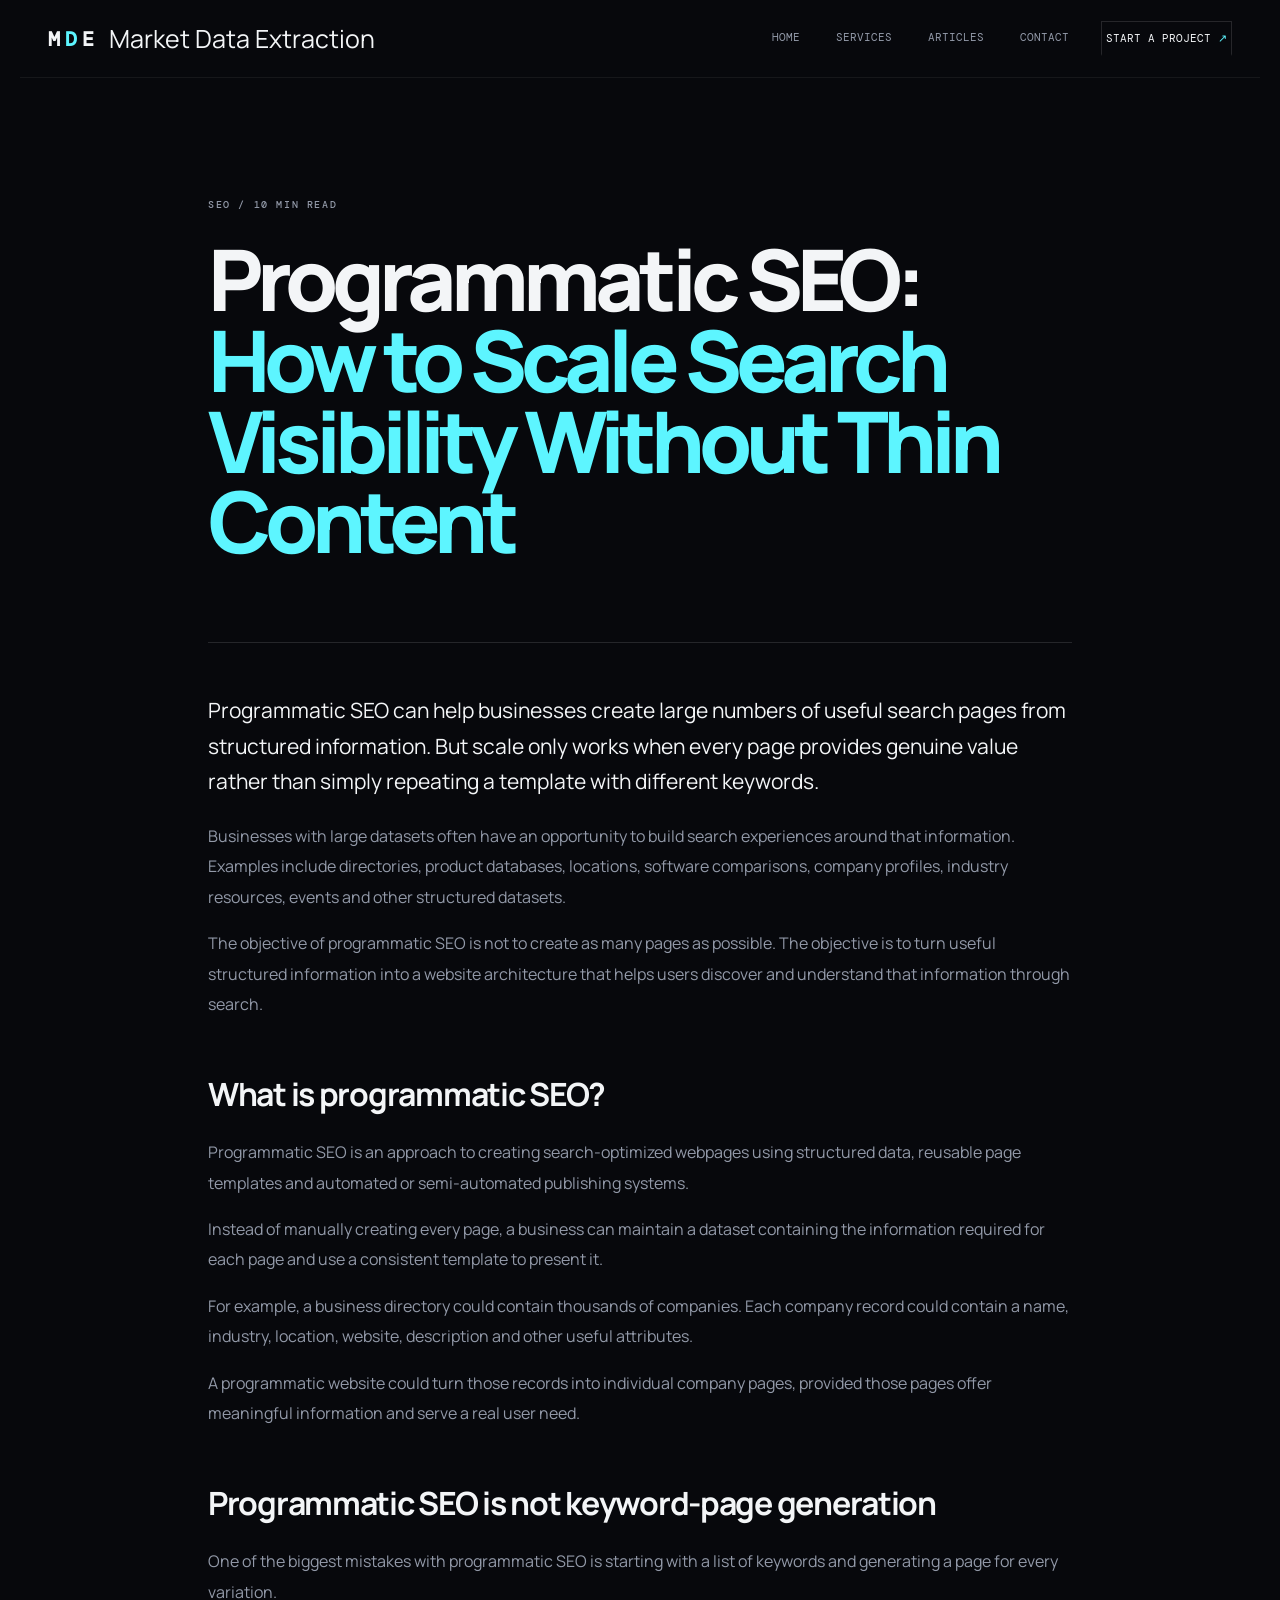
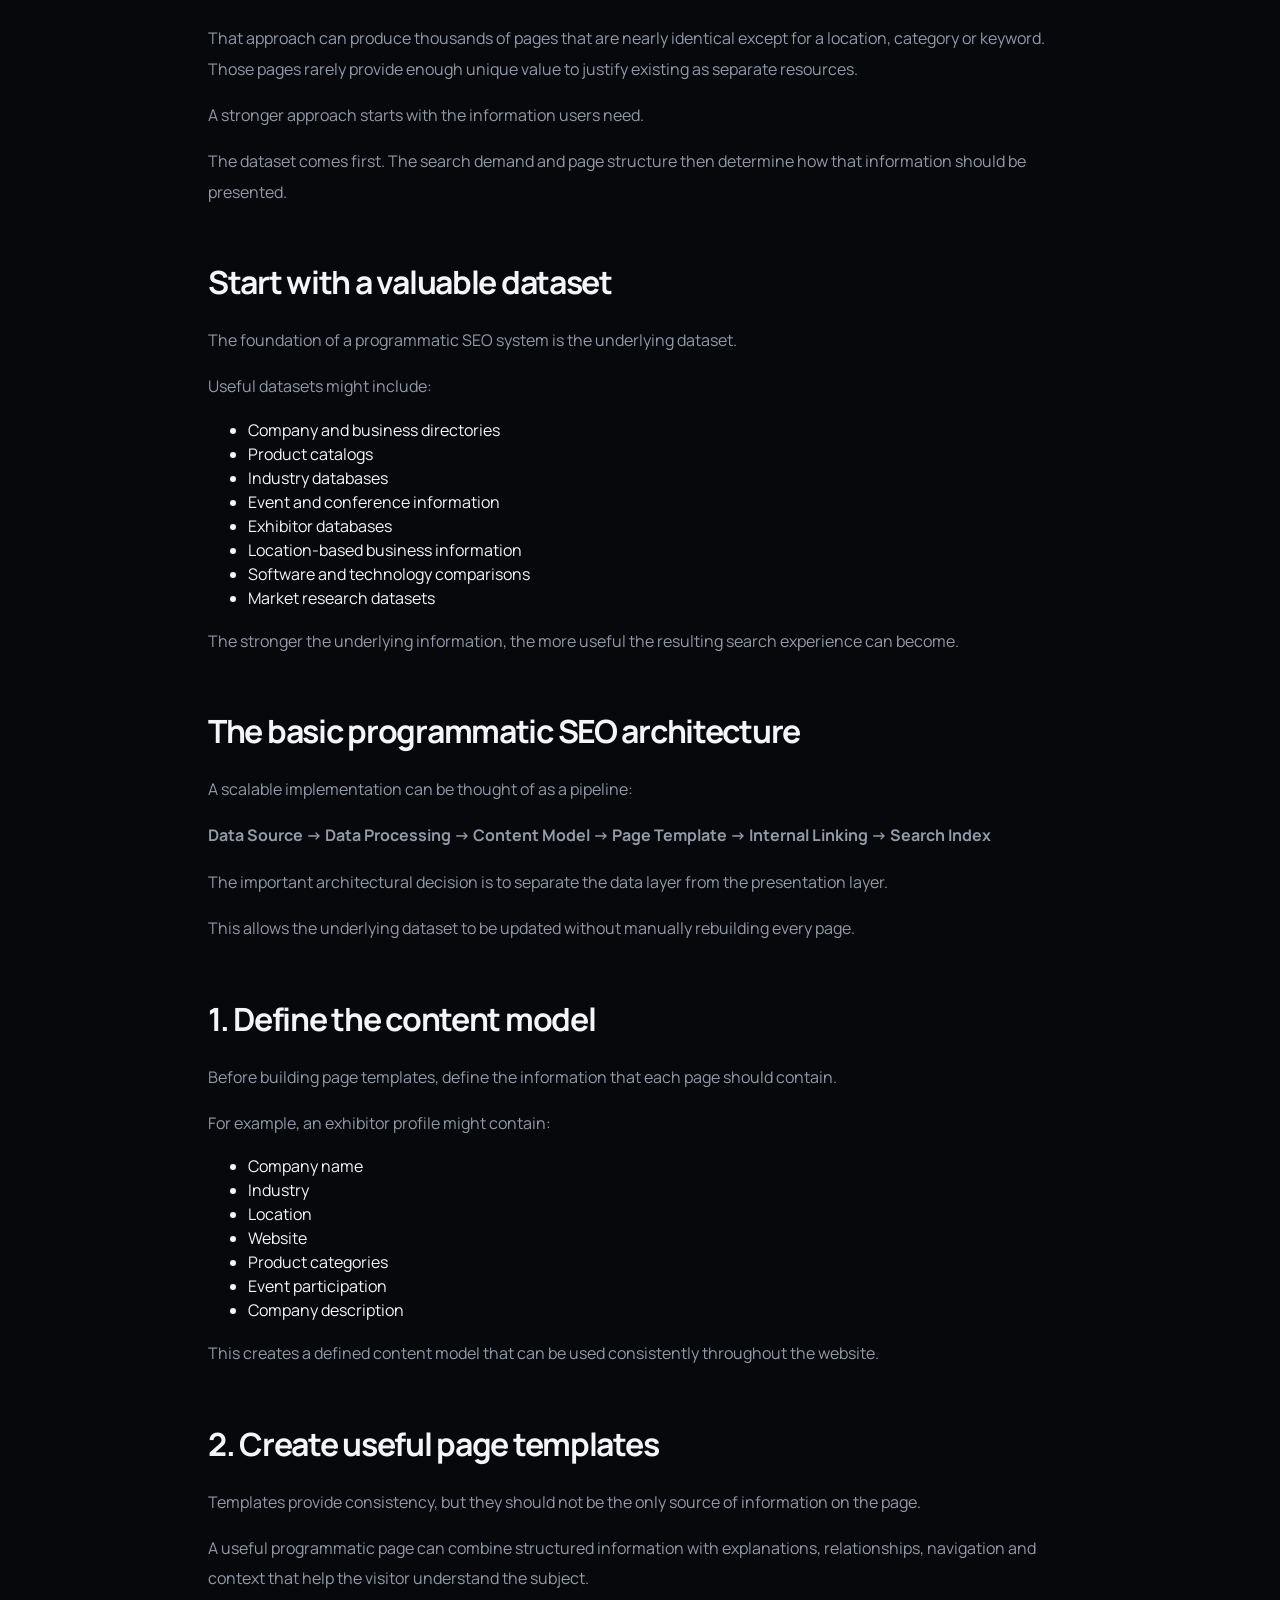
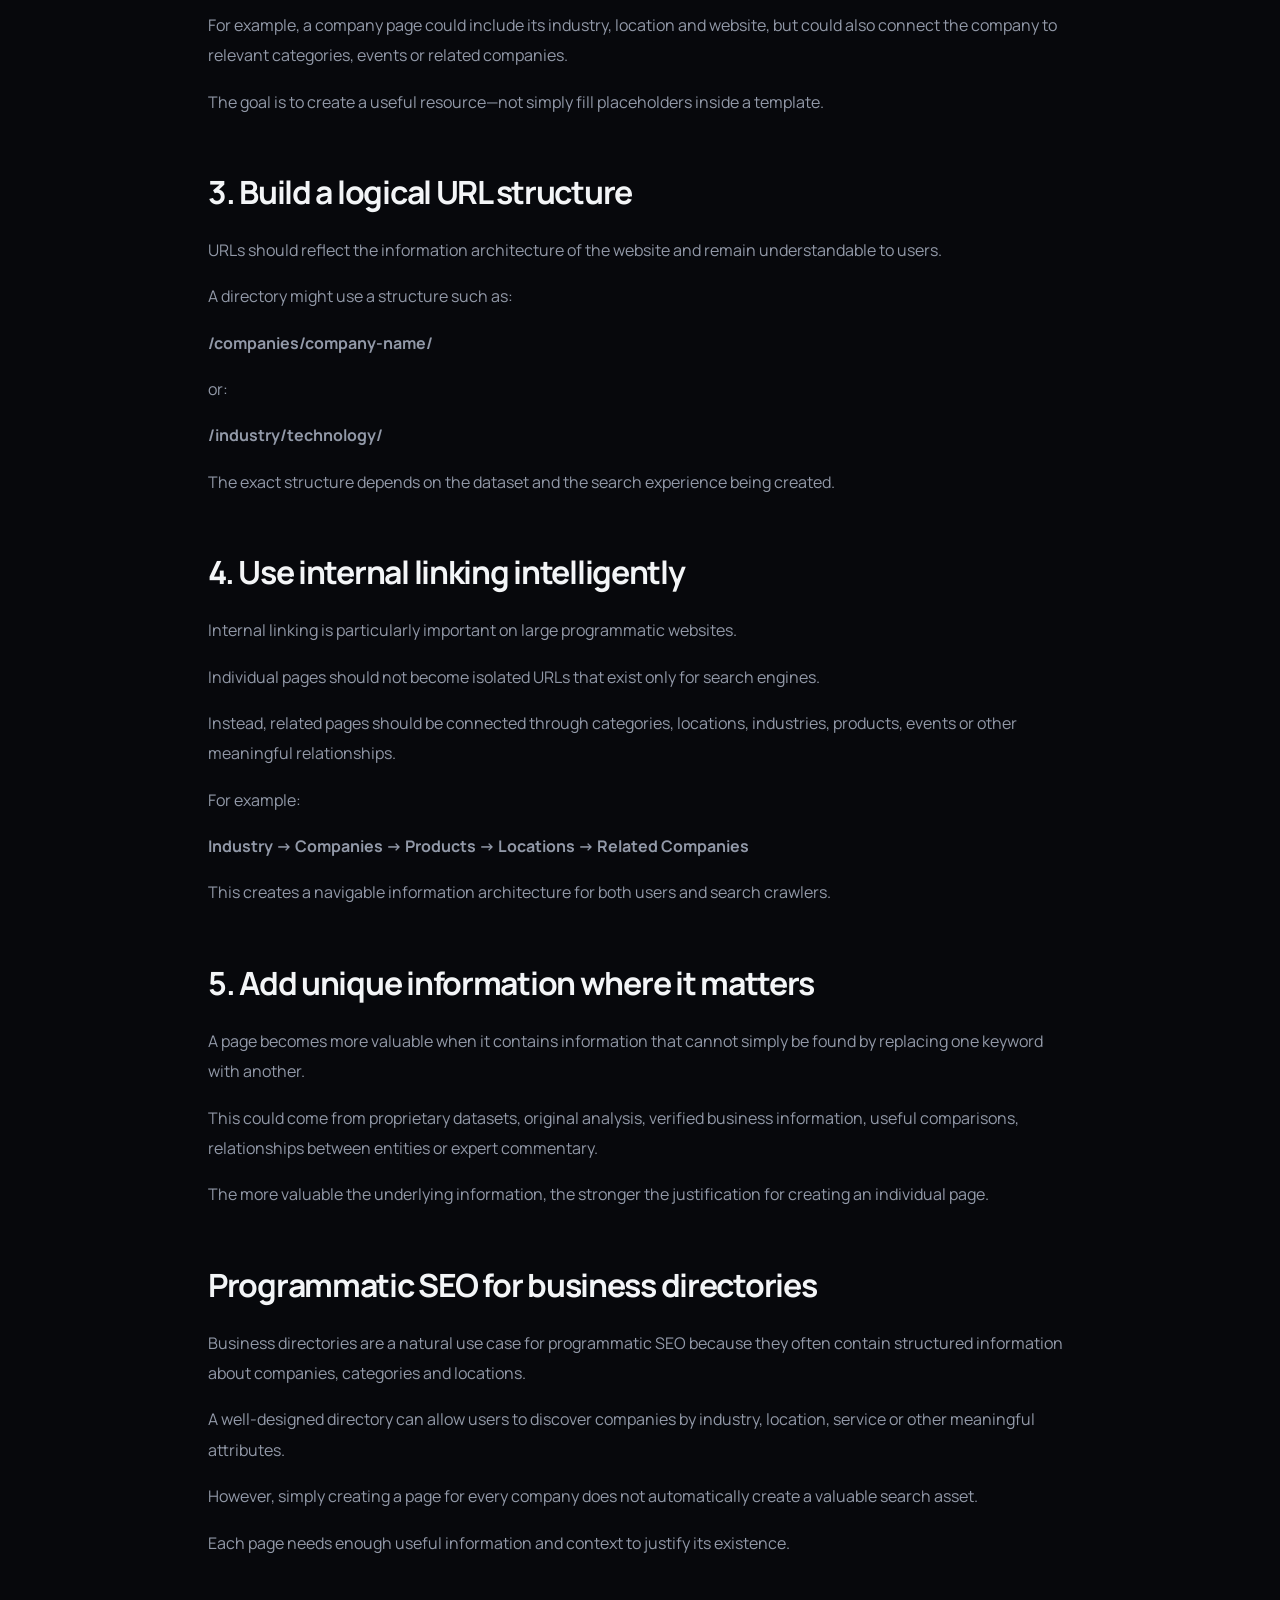
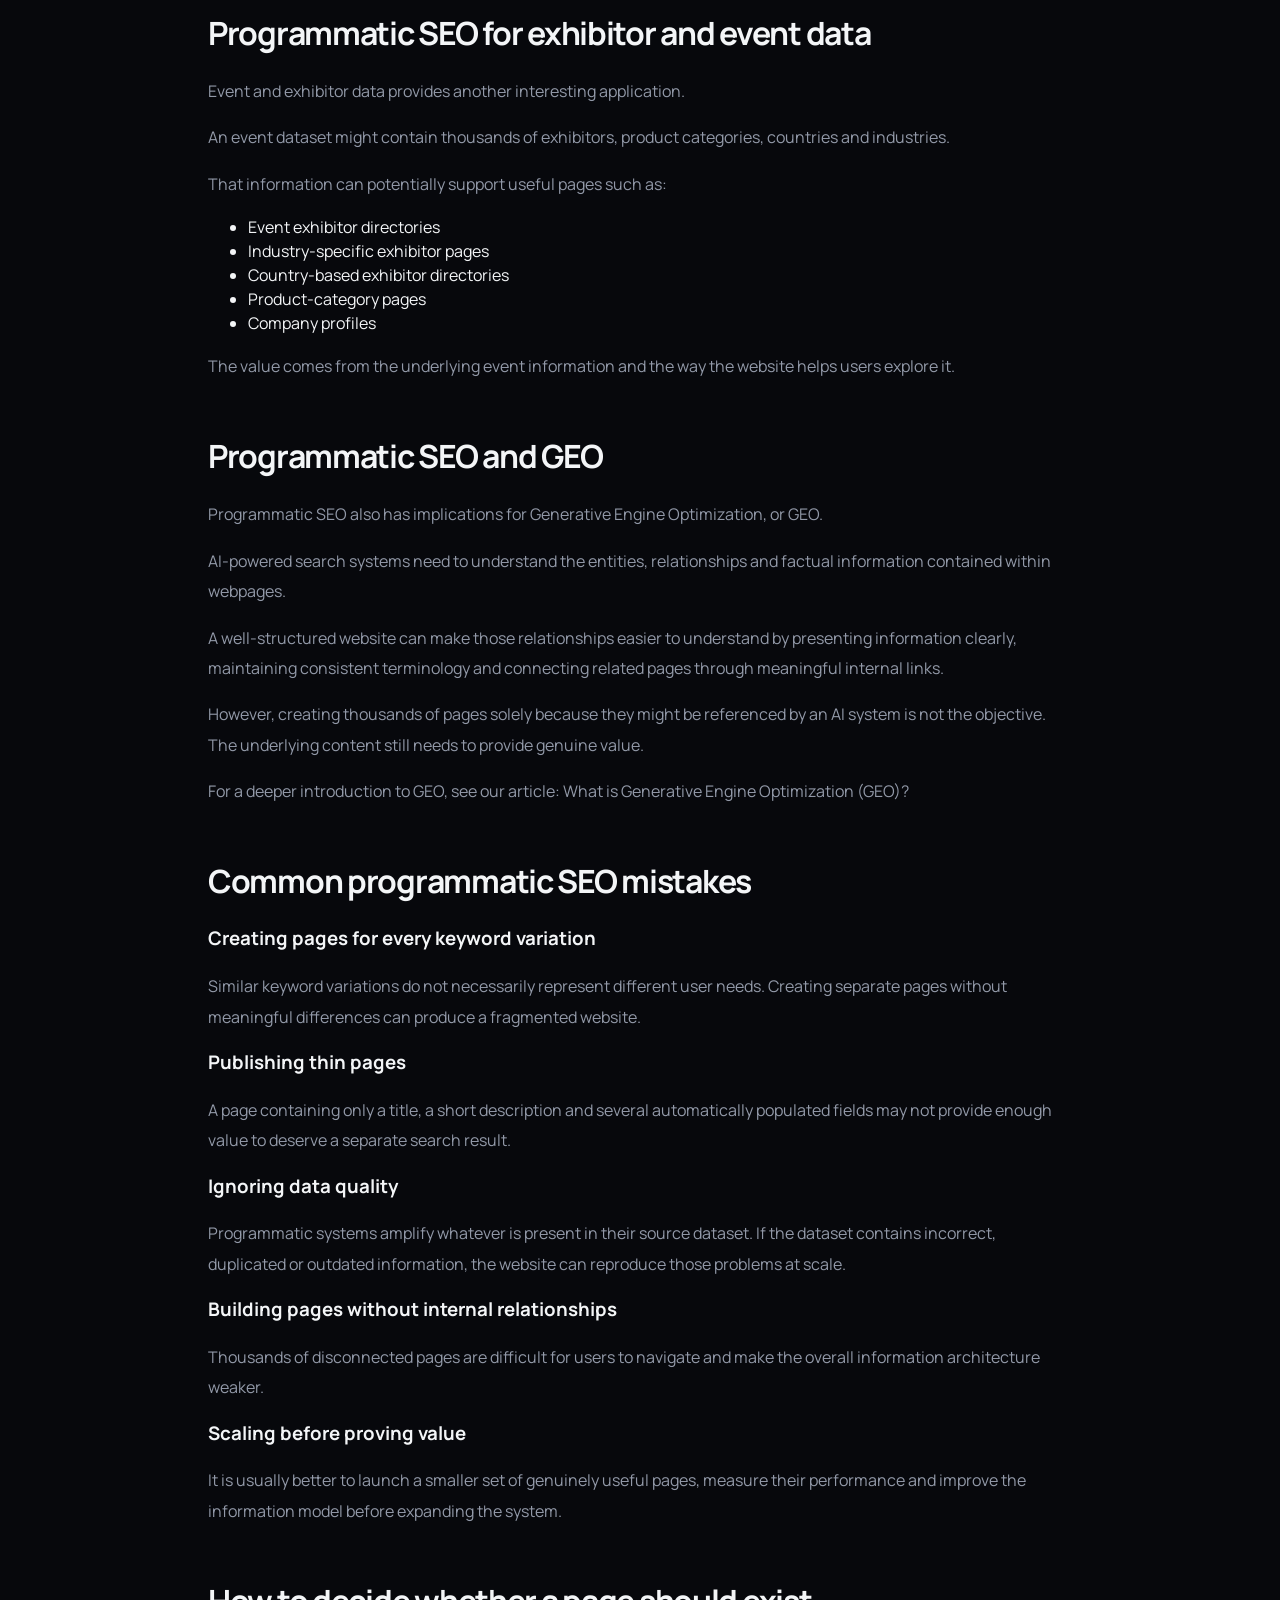
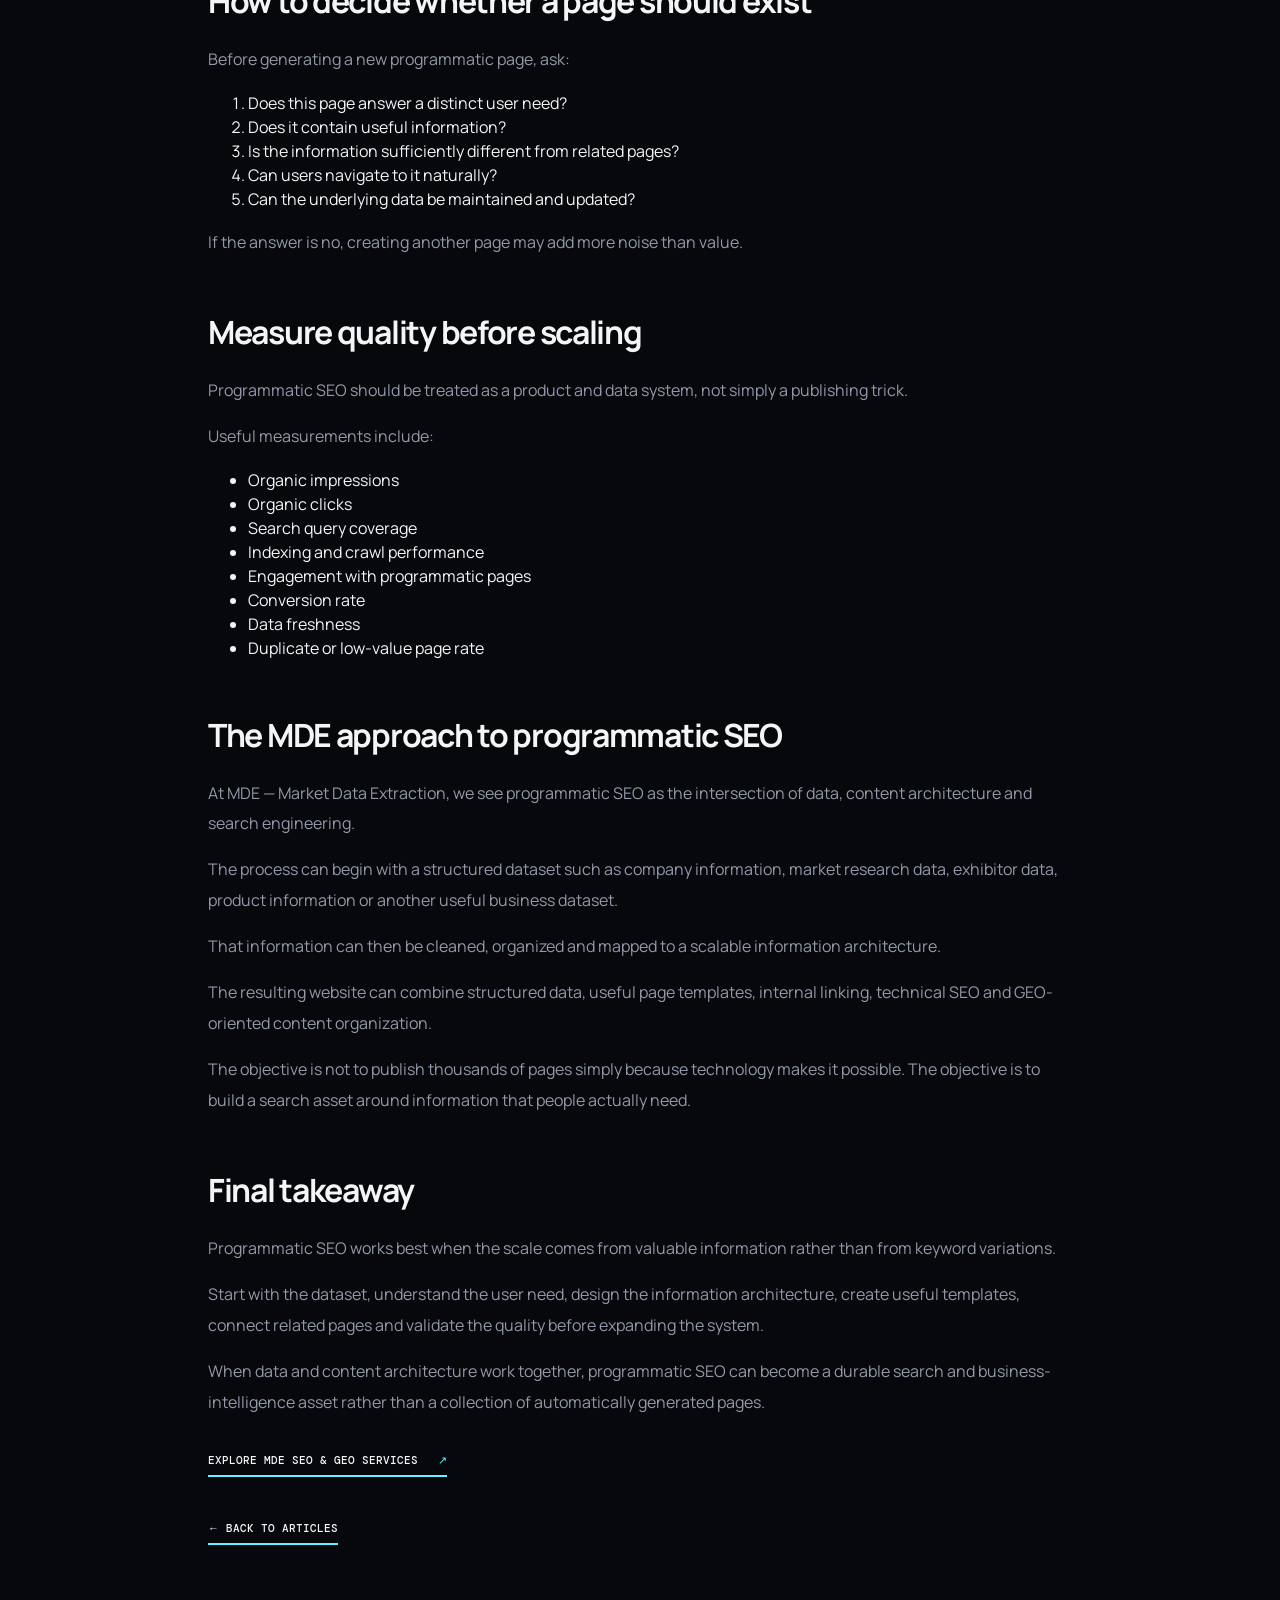
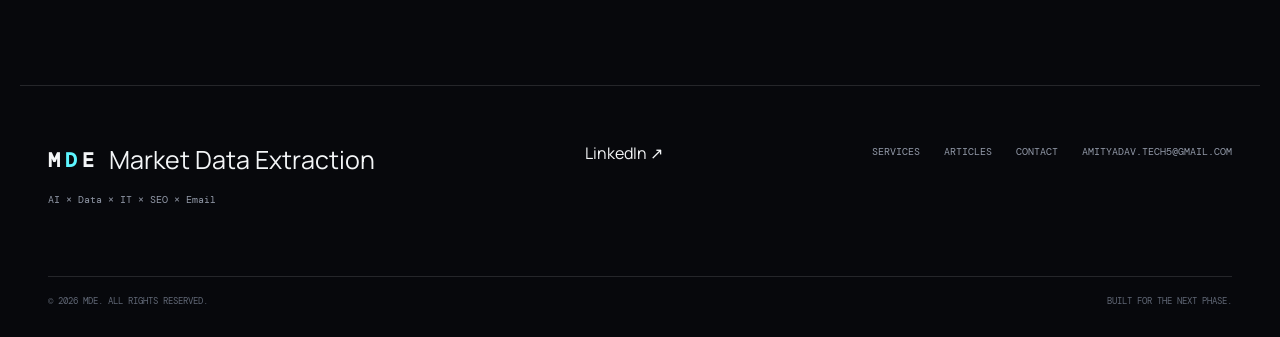
<file: article/programmatic-seo.html>
<!DOCTYPE html>
<html lang="en">

<head>

  <meta charset="UTF-8">

  <meta
    name="viewport"
    content="width=device-width, initial-scale=1.0"
  >

  <meta
    name="description"
    content="Learn how programmatic SEO can create scalable search pages using structured data, useful templates, internal linking and unique business information without producing thin content."
  >

  <meta
    name="robots"
    content="index, follow"
  >

  <link
    rel="canonical"
    href="https://amit-lab26.github.io/mde-site/articles/programmatic-seo.html"
  >

  <meta
    property="og:title"
    content="Programmatic SEO: How to Scale Search Visibility Without Thin Content — MDE"
  >

  <meta
    property="og:description"
    content="A practical guide to programmatic SEO, structured data, scalable landing pages, internal linking and GEO."
  >

  <meta
    property="og:type"
    content="article"
  >

  <meta
    property="og:url"
    content="https://amit-lab26.github.io/mde-site/articles/programmatic-seo.html"
  >

  <title>
    Programmatic SEO: How to Scale Search Visibility Without Thin Content — MDE
  </title>

  <link
    rel="stylesheet"
    href="../css/mdestyle.css"
  >


  <!-- Article Structured Data -->

  <script type="application/ld+json">
  {
    "@context": "https://schema.org",
    "@type": "BlogPosting",

    "@id": "https://amit-lab26.github.io/mde-site/articles/programmatic-seo.html#article",

    "headline": "Programmatic SEO: How to Scale Search Visibility Without Thin Content",

    "description": "A practical guide to programmatic SEO, structured data, scalable landing pages, internal linking and GEO.",

    "mainEntityOfPage": {
      "@type": "WebPage",
      "@id": "https://amit-lab26.github.io/mde-site/articles/programmatic-seo.html"
    },

    "author": {
      "@type": "Person",
      "name": "Amit Yadav",
      "url": "https://amit-lab26.github.io/mde-site/"
    },

    "publisher": {
      "@type": "Organization",
      "name": "Market Data Extraction",
      "alternateName": "MDE",
      "url": "https://amit-lab26.github.io/mde-site/",
      "sameAs": [
        "https://www.linkedin.com/company/market-data-extraction/"
      ]
    }
  }
  </script>

</head>


<body>


<header class="site-header">

   <a class="logo footer-logo" href="index.html" aria-label="MDE home"><span class="logo-mark"><span>M</span><span class="logo-d">D</span><span>E</span></span><span>Market Data Extraction</span></a>


  <nav class="nav">

    <a href="../index.html">
      Home
    </a>

    <a href="../services.html">
      Services
    </a>

    <a
      class="active"
      href="../articles.html"
    >
      Articles
    </a>

    <a href="../contact.html">
      Contact
    </a>

    <a
      class="nav-cta"
      href="../contact.html"
    >
      Start a Project <span>↗</span>
    </a>

  </nav>

</header>


<main>

  <article class="article-page section-pad">


    <div class="article-meta">
      SEO / 10 MIN READ
    </div>


    <h1>
      Programmatic SEO:
      <em>How to Scale Search Visibility Without Thin Content</em>
    </h1>


    <div class="article-body">


      <p class="lead">
        Programmatic SEO can help businesses create large numbers
        of useful search pages from structured information. But
        scale only works when every page provides genuine value
        rather than simply repeating a template with different keywords.
      </p>


      <p>
        Businesses with large datasets often have an opportunity
        to build search experiences around that information.
        Examples include directories, product databases, locations,
        software comparisons, company profiles, industry resources,
        events and other structured datasets.
      </p>


      <p>
        The objective of programmatic SEO is not to create as many
        pages as possible. The objective is to turn useful structured
        information into a website architecture that helps users
        discover and understand that information through search.
      </p>


      <h2>
        What is programmatic SEO?
      </h2>


      <p>
        Programmatic SEO is an approach to creating search-optimized
        webpages using structured data, reusable page templates and
        automated or semi-automated publishing systems.
      </p>


      <p>
        Instead of manually creating every page, a business can
        maintain a dataset containing the information required for
        each page and use a consistent template to present it.
      </p>


      <p>
        For example, a business directory could contain thousands
        of companies. Each company record could contain a name,
        industry, location, website, description and other useful
        attributes.
      </p>


      <p>
        A programmatic website could turn those records into
        individual company pages, provided those pages offer
        meaningful information and serve a real user need.
      </p>


      <h2>
        Programmatic SEO is not keyword-page generation
      </h2>


      <p>
        One of the biggest mistakes with programmatic SEO is starting
        with a list of keywords and generating a page for every
        variation.
      </p>


      <p>
        That approach can produce thousands of pages that are nearly
        identical except for a location, category or keyword.
        Those pages rarely provide enough unique value to justify
        existing as separate resources.
      </p>


      <p>
        A stronger approach starts with the information users need.
      </p>


      <p>
        The dataset comes first. The search demand and page structure
        then determine how that information should be presented.
      </p>


      <h2>
        Start with a valuable dataset
      </h2>


      <p>
        The foundation of a programmatic SEO system is the underlying
        dataset.
      </p>


      <p>
        Useful datasets might include:
      </p>


      <ul>

        <li>
          Company and business directories
        </li>

        <li>
          Product catalogs
        </li>

        <li>
          Industry databases
        </li>

        <li>
          Event and conference information
        </li>

        <li>
          Exhibitor databases
        </li>

        <li>
          Location-based business information
        </li>

        <li>
          Software and technology comparisons
        </li>

        <li>
          Market research datasets
        </li>

      </ul>


      <p>
        The stronger the underlying information, the more useful
        the resulting search experience can become.
      </p>


      <h2>
        The basic programmatic SEO architecture
      </h2>


      <p>
        A scalable implementation can be thought of as a pipeline:
      </p>


      <p>
        <strong>
          Data Source → Data Processing → Content Model →
          Page Template → Internal Linking → Search Index
        </strong>
      </p>


      <p>
        The important architectural decision is to separate the
        data layer from the presentation layer.
      </p>


      <p>
        This allows the underlying dataset to be updated without
        manually rebuilding every page.
      </p>


      <h2>
        1. Define the content model
      </h2>


      <p>
        Before building page templates, define the information
        that each page should contain.
      </p>


      <p>
        For example, an exhibitor profile might contain:
      </p>


      <ul>

        <li>
          Company name
        </li>

        <li>
          Industry
        </li>

        <li>
          Location
        </li>

        <li>
          Website
        </li>

        <li>
          Product categories
        </li>

        <li>
          Event participation
        </li>

        <li>
          Company description
        </li>

      </ul>


      <p>
        This creates a defined content model that can be used
        consistently throughout the website.
      </p>


      <h2>
        2. Create useful page templates
      </h2>


      <p>
        Templates provide consistency, but they should not be
        the only source of information on the page.
      </p>


      <p>
        A useful programmatic page can combine structured information
        with explanations, relationships, navigation and context
        that help the visitor understand the subject.
      </p>


      <p>
        For example, a company page could include its industry,
        location and website, but could also connect the company
        to relevant categories, events or related companies.
      </p>


      <p>
        The goal is to create a useful resource—not simply fill
        placeholders inside a template.
      </p>


      <h2>
        3. Build a logical URL structure
      </h2>


      <p>
        URLs should reflect the information architecture of the
        website and remain understandable to users.
      </p>


      <p>
        A directory might use a structure such as:
      </p>


      <p>
        <strong>
          /companies/company-name/
        </strong>
      </p>


      <p>
        or:
      </p>


      <p>
        <strong>
          /industry/technology/
        </strong>
      </p>


      <p>
        The exact structure depends on the dataset and the search
        experience being created.
      </p>


      <h2>
        4. Use internal linking intelligently
      </h2>


      <p>
        Internal linking is particularly important on large
        programmatic websites.
      </p>


      <p>
        Individual pages should not become isolated URLs that
        exist only for search engines.
      </p>


      <p>
        Instead, related pages should be connected through
        categories, locations, industries, products, events
        or other meaningful relationships.
      </p>


      <p>
        For example:
      </p>


      <p>
        <strong>
          Industry → Companies → Products → Locations → Related Companies
        </strong>
      </p>


      <p>
        This creates a navigable information architecture for both
        users and search crawlers.
      </p>


      <h2>
        5. Add unique information where it matters
      </h2>


      <p>
        A page becomes more valuable when it contains information
        that cannot simply be found by replacing one keyword with
        another.
      </p>


      <p>
        This could come from proprietary datasets, original analysis,
        verified business information, useful comparisons,
        relationships between entities or expert commentary.
      </p>


      <p>
        The more valuable the underlying information, the stronger
        the justification for creating an individual page.
      </p>


      <h2>
        Programmatic SEO for business directories
      </h2>


      <p>
        Business directories are a natural use case for programmatic
        SEO because they often contain structured information about
        companies, categories and locations.
      </p>


      <p>
        A well-designed directory can allow users to discover
        companies by industry, location, service or other meaningful
        attributes.
      </p>


      <p>
        However, simply creating a page for every company does not
        automatically create a valuable search asset.
      </p>


      <p>
        Each page needs enough useful information and context to
        justify its existence.
      </p>


      <h2>
        Programmatic SEO for exhibitor and event data
      </h2>


      <p>
        Event and exhibitor data provides another interesting
        application.
      </p>


      <p>
        An event dataset might contain thousands of exhibitors,
        product categories, countries and industries.
      </p>


      <p>
        That information can potentially support useful pages such as:
      </p>


      <ul>

        <li>
          Event exhibitor directories
        </li>

        <li>
          Industry-specific exhibitor pages
        </li>

        <li>
          Country-based exhibitor directories
        </li>

        <li>
          Product-category pages
        </li>

        <li>
          Company profiles
        </li>

      </ul>


      <p>
        The value comes from the underlying event information and
        the way the website helps users explore it.
      </p>


      <h2>
        Programmatic SEO and GEO
      </h2>


      <p>
        Programmatic SEO also has implications for
        Generative Engine Optimization, or GEO.
      </p>


      <p>
        AI-powered search systems need to understand the entities,
        relationships and factual information contained within
        webpages.
      </p>


      <p>
        A well-structured website can make those relationships
        easier to understand by presenting information clearly,
        maintaining consistent terminology and connecting related
        pages through meaningful internal links.
      </p>


      <p>
        However, creating thousands of pages solely because they
        might be referenced by an AI system is not the objective.
        The underlying content still needs to provide genuine value.
      </p>


      <p>
        For a deeper introduction to GEO, see our article:
        <a href="generative-engine-optimization.html">
          What is Generative Engine Optimization (GEO)?
        </a>
      </p>


      <h2>
        Common programmatic SEO mistakes
      </h2>


      <h3>
        Creating pages for every keyword variation
      </h3>

      <p>
        Similar keyword variations do not necessarily represent
        different user needs. Creating separate pages without
        meaningful differences can produce a fragmented website.
      </p>


      <h3>
        Publishing thin pages
      </h3>

      <p>
        A page containing only a title, a short description and
        several automatically populated fields may not provide
        enough value to deserve a separate search result.
      </p>


      <h3>
        Ignoring data quality
      </h3>

      <p>
        Programmatic systems amplify whatever is present in their
        source dataset. If the dataset contains incorrect,
        duplicated or outdated information, the website can
        reproduce those problems at scale.
      </p>


      <h3>
        Building pages without internal relationships
      </h3>

      <p>
        Thousands of disconnected pages are difficult for users
        to navigate and make the overall information architecture
        weaker.
      </p>


      <h3>
        Scaling before proving value
      </h3>

      <p>
        It is usually better to launch a smaller set of genuinely
        useful pages, measure their performance and improve the
        information model before expanding the system.
      </p>


      <h2>
        How to decide whether a page should exist
      </h2>


      <p>
        Before generating a new programmatic page, ask:
      </p>


      <ol>

        <li>
          Does this page answer a distinct user need?
        </li>

        <li>
          Does it contain useful information?
        </li>

        <li>
          Is the information sufficiently different from related pages?
        </li>

        <li>
          Can users navigate to it naturally?
        </li>

        <li>
          Can the underlying data be maintained and updated?
        </li>

      </ol>


      <p>
        If the answer is no, creating another page may add more
        noise than value.
      </p>


      <h2>
        Measure quality before scaling
      </h2>


      <p>
        Programmatic SEO should be treated as a product and data
        system, not simply a publishing trick.
      </p>


      <p>
        Useful measurements include:
      </p>


      <ul>

        <li>
          Organic impressions
        </li>

        <li>
          Organic clicks
        </li>

        <li>
          Search query coverage
        </li>

        <li>
          Indexing and crawl performance
        </li>

        <li>
          Engagement with programmatic pages
        </li>

        <li>
          Conversion rate
        </li>

        <li>
          Data freshness
        </li>

        <li>
          Duplicate or low-value page rate
        </li>

      </ul>


      <h2>
        The MDE approach to programmatic SEO
      </h2>


      <p>
        At MDE — Market Data Extraction, we see programmatic SEO
        as the intersection of data, content architecture and
        search engineering.
      </p>


      <p>
        The process can begin with a structured dataset such as
        company information, market research data, exhibitor data,
        product information or another useful business dataset.
      </p>


      <p>
        That information can then be cleaned, organized and mapped
        to a scalable information architecture.
      </p>


      <p>
        The resulting website can combine structured data,
        useful page templates, internal linking, technical SEO
        and GEO-oriented content organization.
      </p>


      <p>
        The objective is not to publish thousands of pages simply
        because technology makes it possible.
        The objective is to build a search asset around information
        that people actually need.
      </p>


      <h2>
        Final takeaway
      </h2>


      <p>
        Programmatic SEO works best when the scale comes from
        valuable information rather than from keyword variations.
      </p>


      <p>
        Start with the dataset, understand the user need, design
        the information architecture, create useful templates,
        connect related pages and validate the quality before
        expanding the system.
      </p>


      <p>
        When data and content architecture work together,
        programmatic SEO can become a durable search and
        business-intelligence asset rather than a collection
        of automatically generated pages.
      </p>


    </div>


    <a
      class="text-link"
      href="../services.html#seo"
    >
      Explore MDE SEO & GEO Services <span>↗</span>
    </a>


    <br><br>


    <a
      class="text-link"
      href="../articles.html"
    >
      ← Back to articles
    </a>


  </article>

</main>


<footer class="footer section-pad">
    <div class="footer-top">
      <div><a class="logo footer-logo" href="index.html"><span class="logo-mark"><span>M</span><span class="logo-d">D</span><span>E</span></span><span>Market Data Extraction</span></a><p>AI × Data × IT × SEO × Email</p></div>
      <div><a href="https://www.linkedin.com/company/market-data-extraction/" target="_blank" rel="noopener noreferrer">LinkedIn ↗</a></div>
      <div class="footer-links"><a href="services.html">Services</a><a href="articles.html">Articles</a><a href="contact.html">Contact</a><a href="mailto:amityadav.tech5@gmail.com">amityadav.tech5@gmail.com</a></div>
    </div>
    <div class="footer-bottom"><span>© 2026 MDE. All rights reserved.</span><span>Built for the next phase.</span></div>
</footer>


<script src="../js/main.js"></script>

</body>

</html>
</file>
<file: css/mdestyle.css>
@import url('https://fonts.googleapis.com/css2?family=DM+Mono:wght@300;400;500&family=Manrope:wght@400;500;600;700;800&display=swap');

/* ============================================
   CSS VARIABLES & ROOT
   ============================================ */
:root {
  --bg: #07080c;
  --panel: #0d1017;
  --text: #f3f5f7;
  --muted: #9299a8;
  --line: #202531;
  --cyan: #5df5ff;
  --lime: #c6ff55;
  --violet: #9b7cff;
  --max: 1240px;
   --fg: #f2f5f9;
    --accent: #5cf2ff;
    --line: rgba(255, 255, 255, 0.12);
    --speed: 30s; /* lower = faster */
}

/* ============================================
   GLOBAL STYLES
   ============================================ */
* {
  box-sizing: border-box;
}

html {
  scroll-behavior: smooth;
}

body {
  margin: 0;
  background: var(--bg);
  color: var(--text);
  font-family: Manrope, Arial, sans-serif;
  line-height: 1.5;
  overflow-x: hidden;
}

/* Links - IMPROVED VISIBILITY */
a {
  color: inherit;
  text-decoration: none;
  transition: color 0.2s ease, opacity 0.2s ease;
}

a:focus-visible {
  outline: 2px solid var(--cyan);
  outline-offset: 4px;
}

/* Background noise texture */
.noise {
  position: fixed;
  inset: 0;
  pointer-events: none;
  opacity: 0.025;
  z-index: 10;
  background-image: url("data:image/svg+xml,%3Csvg viewBox='0 0 160 160' xmlns='http://www.w3.org/2000/svg'%3E%3Cfilter id='n'%3E%3CfeTurbulence type='fractalNoise' baseFrequency='.9' numOctaves='3' stitchTiles='stitch'/%3E%3C/filter%3E%3Crect width='100%25' height='100%25' filter='url(%23n)'/%3E%3C/svg%3E");
}

/* ============================================
   HEADER & NAVIGATION
   ============================================ */
.site-header {
  height: 78px;
  display: flex;
  align-items: center;
  justify-content: space-between;
  max-width: var(--max);
  margin: auto;
  padding: 0 28px;
  border-bottom: 1px solid rgba(255, 255, 255, 0.06);
  position: relative;
  z-index: 20;
}

.logo {
  display: flex;
  align-items: center;
  gap: 10px;
  transition: opacity 0.2s ease;
}

.logo:hover {
  opacity: 0.8;
}

.logo-mark {
  display: flex;
  align-items: center;
  font-family: 'DM Mono';
  font-size: 20px;
  font-weight: 900;
  letter-spacing: 5px;
  line-height: 1;
}

.logo-d {
  color: var(--cyan);
}

.logo-name {
  font-size: 18px;
  font-weight: 800;
  letter-spacing: -0.04em;
}

.nav {
  display: flex;
  align-items: center;
  gap: 28px;
  font-family: 'DM Mono';
  font-size: 11px;
  text-transform: uppercase;
  color: var(--muted);
}

.nav a {
  transition: color 0.2s ease;
  padding: 8px 4px;
  border-bottom: 2px solid transparent;
}

.nav a:hover,
.nav a.active {
  color: var(--text);
  border-bottom-color: var(--cyan);
}

.nav a:focus-visible {
  outline: 2px solid var(--cyan);
  outline-offset: 2px;
}

.nav-cta {
  border: 1px solid var(--line);
  padding: 11px 15px;
  color: var(--text) !important;
  transition: all 0.2s ease;
}

.nav-cta:hover {
  border-color: var(--cyan);
  background: rgba(93, 245, 255, 0.05);
}

.nav-cta span {
  color: var(--cyan);
}

.menu-toggle {
  display: none;
  background: none;
  border: 0;
  cursor: pointer;
}

.menu-toggle:focus-visible {
  outline: 2px solid var(--cyan);
  outline-offset: 2px;
}

/* ============================================
   SECTIONS & LAYOUT
   ============================================ */
.section-pad {
  max-width: var(--max);
  margin: auto;
  padding-left: 28px;
  padding-right: 28px;
}

.section-label,
.article-meta,
.contact-label {
  font: 500 10px 'DM Mono';
  letter-spacing: 0.16em;
  color: var(--muted);
}

.eyebrow {
  display: flex;
  gap: 10px;
  align-items: center;
  font: 500 10px 'DM Mono';
  letter-spacing: 0.16em;
  color: var(--muted);
}

.pulse {
  width: 6px;
  height: 6px;
  background: var(--lime);
  border-radius: 50%;
  box-shadow: 0 0 16px var(--lime);
  animation: pulse-glow 1.5s ease-in-out infinite;
}

@keyframes pulse-glow {
  0%, 100% { box-shadow: 0 0 16px var(--lime); }
  50% { box-shadow: 0 0 8px var(--lime); }
}

/* ============================================
   TYPOGRAPHY
   ============================================ */
h1, h2, h3, p {
  margin-top: 0;
}

h1 {
  font-size: clamp(64px, 8vw, 116px);
  line-height: 0.91;
  letter-spacing: -0.07em;
  margin: 24px 0 28px;
  font-weight: 800;
}

h2 {
  font-size: clamp(45px, 6vw, 76px);
  line-height: 0.98;
  letter-spacing: -0.06em;
}

h1 em,
h2 em {
  font-style: normal;
  color: var(--cyan);
}

/* ============================================
   HERO SECTION
   ============================================ */
.hero {
  min-height: 690px;
  display: grid;
  grid-template-columns: 1fr 1fr;
  align-items: center;
  position: relative;
}

.hero-grid {
  position: absolute;
  inset: 0;
  opacity: 0.34;
  background-image: linear-gradient(rgba(255, 255, 255, 0.05) 1px, transparent 1px),
    linear-gradient(90deg, rgba(255, 255, 255, 0.05) 1px, transparent 1px);
  background-size: 80px 80px;
  mask-image: linear-gradient(to bottom, black, transparent 90%);
}

.hero-copy {
  position: relative;
  z-index: 2;
}

.hero-text {
  max-width: 560px;
  font-size: 18px;
  color: var(--muted);
  line-height: 1.7;
}

.hero-actions {
  display: flex;
  gap: 12px;
  margin-top: 34px;
  flex-wrap: wrap;
}

/* ============================================
   BUTTONS - IMPROVED FEEDBACK
   ============================================ */
.button {
  display: inline-flex;
  align-items: center;
  gap: 28px;
  padding: 15px 18px;
  font: 500 11px 'DM Mono';
  text-transform: uppercase;
  letter-spacing: 0.06em;
  border: 1px solid var(--line);
  transition: all 0.25s ease;
  cursor: pointer;
  font-weight: 600;
}

.button:hover {
  transform: translateY(-2px);
  box-shadow: 0 8px 24px rgba(93, 245, 255, 0.1);
}

.button:active {
  transform: translateY(0);
}

.button:focus-visible {
  outline: 2px solid var(--cyan);
  outline-offset: 2px;
}

.button-primary {
  background: var(--text);
  color: #07080c;
  border-color: var(--text);
  font-weight: 700;
}

.button-primary:hover {
  background: var(--cyan);
  border-color: var(--cyan);
  color: #07080c;
}

.button-ghost {
  background: transparent;
  border-color: var(--line);
}

.button-ghost:hover {
  border-color: var(--text);
  background: rgba(243, 245, 247, 0.05);
}

/* ============================================
   HERO VISUAL
   ============================================ */
.hero-visual {
  height: 500px;
  position: relative;
  display: grid;
  place-items: center;
}

.core {
  width: 220px;
  height: 220px;
  border: 1px solid rgba(93, 245, 255, 0.45);
  border-radius: 50%;
  display: grid;
  place-items: center;
  position: relative;
  box-shadow: 0 0 80px rgba(93, 245, 255, 0.08);
}

.core-ring {
  position: absolute;
  inset: 22px;
  border: 1px dashed rgba(198, 255, 85, 0.45);
  border-radius: 50%;
  animation: spin 16s linear infinite;
}

.core-text {
  font: 500 20px 'DM Mono';
  letter-spacing: 0.12em;
}

.core-text span {
  display: block;
  font-size: 8px;
  color: var(--cyan);
  text-align: center;
  margin-top: 6px;
}

.orbit {
  position: absolute;
  border: 1px solid rgba(255, 255, 255, 0.08);
  border-radius: 50%;
  transform: rotate(-22deg);
}

.orbit-a {
  width: 390px;
  height: 180px;
  animation: float 7s ease-in-out infinite;
}

.orbit-b {
  width: 470px;
  height: 260px;
  transform: rotate(48deg);
  animation: float 9s ease-in-out infinite reverse;
}

.data-tag {
  position: absolute;
  border: 1px solid var(--line);
  background: rgba(7, 8, 12, 0.8);
  backdrop-filter: blur(10px);
  padding: 9px 11px;
  font: 500 9px 'DM Mono';
  letter-spacing: 0.1em;
}

.data-tag b {
  font-weight: 400;
  color: var(--cyan);
  margin-left: 14px;
}

.tag-one { top: 14%; left: 18%; }
.tag-two { right: 7%; top: 28%; }
.tag-three { bottom: 20%; left: 10%; }
.tag-four { right: 18%; bottom: 10%; }

.signal {
  position: absolute;
  width: 70px;
  height: 1px;
  background: linear-gradient(90deg, transparent, var(--cyan));
  opacity: 0.7;
}

.signal-one { top: 20%; right: 17%; transform: rotate(25deg); }
.signal-two { bottom: 23%; left: 18%; transform: rotate(-20deg); }
.ticker {
    width: 100%;
    overflow: hidden;
    border-top: 1px solid var(--line);
    border-bottom: 1px solid var(--line);
    padding: 22px 0;
    color: var(--fg);
  }
 
  .ticker__track {
    display: flex;
    width: max-content;
    animation: scroll var(--speed) linear infinite;
  }
 
  .ticker:hover .ticker__track {
    animation-play-state: paused;
  }
 
  /* Each group is at least one screen wide, so no gap appears at the loop point */
  .ticker__group {
    display: flex;
    align-items: center;
    justify-content: space-around;
    flex-shrink: 0;
    min-width: 100vw;
  }
 
  .ticker__item {
    font-family: "Space Mono", "Roboto Mono", Consolas, monospace;
    font-size: 0.8rem;
    font-weight: 700;
    letter-spacing: 0.14em;
    text-transform: uppercase;
    white-space: nowrap;
  }
 
  .ticker__group i {
    font-style: normal;
    color: var(--accent);
    margin: 0 2.4rem;
  }
 
  @keyframes scroll {
    from { transform: translateX(0); }
    to   { transform: translateX(-50%); }
  }
 
  @media (prefers-reduced-motion: reduce) {
    .ticker__track { animation-duration: 90s; }
  }

/* ============================================
   INTRO SECTION
   ============================================ */
.intro {
  padding-top: 150px;
  padding-bottom: 130px;
}

.intro-layout {
  display: grid;
  grid-template-columns: 1.2fr 0.8fr;
  gap: 10%;
  margin-top: 45px;
}

.intro-copy {
  padding-top: 12px;
}

.intro-copy p {
  font-size: 17px;
  line-height: 1.8;
  color: var(--muted);
  max-width: 450px;
}

/* ============================================
   TEXT LINKS - IMPROVED VISIBILITY
   ============================================ */
.text-link {
  font: 500 11px 'DM Mono';
  text-transform: uppercase;
  border-bottom: 2px solid var(--cyan);
  padding-bottom: 8px;
  display: inline-flex;
  gap: 20px;
  margin-top: 20px;
  color: var(--text);
  transition: all 0.2s ease;
}

.text-link:hover {
  color: var(--cyan);
  gap: 28px;
}

.text-link:focus-visible {
  outline: 2px solid var(--cyan);
  outline-offset: 4px;
}

.text-link span {
  color: var(--cyan);
  transition: transform 0.2s ease;
}

.text-link:hover span {
  transform: translateX(4px);
}

/* ============================================
   SERVICES PREVIEW
   ============================================ */
.services-preview {
  padding-bottom: 150px;
}

.service-list {
  margin-top: 45px;
  border-top: 1px solid var(--line);
}

.service-row {
  display: grid;
  grid-template-columns: 80px 1.3fr 1fr 40px;
  align-items: center;
  min-height: 110px;
  border-bottom: 1px solid var(--line);
  transition: all 0.3s ease;
  padding: 0 8px;
}

.service-row:hover {
  background: var(--panel);
  padding-left: 18px;
  border-left: 2px solid var(--cyan);
}

.service-row:focus-visible {
  outline: 2px solid var(--cyan);
  outline-offset: -2px;
}

.service-num {
  font: 400 10px 'DM Mono';
  color: var(--muted);
}

.service-row h3 {
  margin: 0;
  font-size: 38px;
  letter-spacing: -0.05em;
}

.service-row h3 small {
  font-size: 15px;
  font-weight: 400;
  color: var(--muted);
}

.service-desc {
  font: 400 11px 'DM Mono';
  color: var(--muted);
}

.service-arrow {
  font-size: 20px;
  color: var(--cyan);
}

/* ============================================
   DARK PANEL
   ============================================ */
.dark-panel {
  max-width: none;
  background: var(--panel);
  border-top: 1px solid var(--line);
  border-bottom: 1px solid var(--line);
  padding-top: 110px;
  padding-bottom: 110px;
}

.dark-panel > * {
  max-width: var(--max);
  margin-left: auto;
  margin-right: auto;
}

.process-grid {
  display: grid;
  grid-template-columns: 1fr 1fr;
  gap: 12%;
  margin-top: 60px;
}

.process-intro {
  padding: 0 28px;
}

.process-intro h2 {
  font-size: clamp(45px, 6vw, 76px);
  line-height: 0.98;
  letter-spacing: -0.06em;
}

.process-intro p {
  max-width: 400px;
  color: var(--muted);
  line-height: 1.8;
}

.process-steps {
  border-top: 1px solid var(--line);
  padding: 0 28px;
}

.step {
  display: grid;
  grid-template-columns: 55px 1fr;
  gap: 20px;
  padding: 25px 0;
  border-bottom: 1px solid var(--line);
  transition: all 0.2s ease;
}

.step:hover {
  padding-left: 8px;
}

.step > span {
  font: 400 10px 'DM Mono';
  color: var(--cyan);
}

.step h3 {
  margin: 0 0 5px;
  font-size: 17px;
}

.step p {
  margin: 0;
  color: var(--muted);
  font-size: 13px;
}

/* ============================================
   ARTICLES PREVIEW
   ============================================ */
.articles-preview {
  padding-top: 130px;
  padding-bottom: 150px;
}

.section-head {
  display: flex;
  justify-content: space-between;
  align-items: center;
}

.article-grid {
  display: grid;
  grid-template-columns: repeat(3, 1fr);
  gap: 14px;
  margin-top: 45px;
}

.article-card {
  min-height: 330px;
  border: 1px solid var(--line);
  padding: 25px;
  display: flex;
  flex-direction: column;
  transition: all 0.3s ease;
  position: relative;
}

.article-card:hover {
  background: var(--panel);
  border-color: #38404f;
  transform: translateY(-4px);
  box-shadow: 0 12px 24px rgba(93, 245, 255, 0.08);
}

.article-card:focus-within {
  outline: 2px solid var(--cyan);
  outline-offset: -2px;
}

.article-card h3 {
  font-size: 27px;
  line-height: 1.1;
  letter-spacing: -0.04em;
  margin: 50px 0 15px;
}

.article-card p {
  color: var(--muted);
  font-size: 13px;
  line-height: 1.7;
}

.read {
  margin-top: auto;
  font: 500 10px 'DM Mono';
  text-transform: uppercase;
  color: var(--cyan);
  transition: transform 0.2s ease;
}

.article-card:hover .read {
  transform: translateX(4px);
}

/* ============================================
   CTA SECTION
   ============================================ */
.cta-section {
  position: relative;
  overflow: hidden;
  text-align: center;
  padding-top: 160px;
  padding-bottom: 160px;
}

.cta-section h2 {
  font-size: clamp(58px, 8vw, 100px);
  line-height: 0.9;
  letter-spacing: -0.07em;
  margin: 35px auto 30px;
}

.cta-section p {
  max-width: 500px;
  margin: 0 auto 30px;
  color: var(--muted);
  font-size: 18px;
  line-height: 1.7;
}

.cta-orb {
  position: absolute;
  width: 500px;
  height: 500px;
  border-radius: 50%;
  background: radial-gradient(circle, rgba(93, 245, 255, 0.09), transparent 65%);
  left: 50%;
  top: 50%;
  transform: translate(-50%, -50%);
  pointer-events: none;
}

.compact {
  padding-top: 110px;
  padding-bottom: 120px;
}

/* ============================================
   FOOTER
   ============================================ */
.footer {
  border-top: 1px solid var(--line);
  padding-top: 55px;
  padding-bottom: 30px;
}

.footer-top {
  display: flex;
  justify-content: space-between;
  gap: 40px;
  margin-bottom: 40px;
}

.footer-logo {
  font-size: 25px;
}

.footer-top p {
  color: var(--muted);
  font: 10px 'DM Mono';
  margin-top: 15px;
}

.footer-links {
  display: flex;
  gap: 24px;
  flex-wrap: wrap;
  font: 10px 'DM Mono';
  text-transform: uppercase;
  color: var(--muted);
  align-items: flex-start;
}

.footer-links a {
  transition: all 0.2s ease;
  padding: 4px 0;
  border-bottom: 1px solid transparent;
}

.footer-links a:hover {
  color: var(--text);
  border-bottom-color: var(--cyan);
}

.footer-links a:focus-visible {
  outline: 2px solid var(--cyan);
  outline-offset: 2px;
}

.footer-bottom {
  display: flex;
  justify-content: space-between;
  border-top: 1px solid var(--line);
  margin-top: 60px;
  padding-top: 18px;
  color: #606775;
  font: 9px 'DM Mono';
  text-transform: uppercase;
}

/* ============================================
   PAGE HERO (Pages)
   ============================================ */
.page-hero {
  padding-top: 130px;
  padding-bottom: 100px;
  border-bottom: 1px solid var(--line);
}

.page-hero h1,
.contact-hero h1 {
  font-size: clamp(58px, 8vw, 105px);
  line-height: 0.93;
  letter-spacing: -0.07em;
  margin: 28px 0;
}

.page-hero p,
.contact-hero p {
  font-size: 18px;
  color: var(--muted);
  max-width: 600px;
}

.service-detail {
  padding-top: 20px;
}

.detail-block {
  display: grid;
  grid-template-columns: 100px 1fr;
  gap: 30px;
  padding: 90px 0;
  border-bottom: 1px solid var(--line);
}

.detail-index {
  font: 500 12px 'DM Mono';
  color: var(--cyan);
}

.detail-kicker {
  font: 500 11px 'DM Mono';
  letter-spacing: 0.15em;
  color: var(--muted);
}

.detail-block h2 {
  font-size: clamp(45px, 6vw, 75px);
  line-height: 1;
  letter-spacing: -0.06em;
  margin: 18px 0;
}

.detail-block p {
  max-width: 650px;
  color: var(--muted);
  font-size: 16px;
  line-height: 1.8;
}

.chips {
  display: flex;
  gap: 8px;
  flex-wrap: wrap;
  margin-top: 28px;
}

.chips span {
  border: 1px solid var(--line);
  padding: 9px 12px;
  font: 10px 'DM Mono';
  color: #b5bcc8;
  transition: all 0.2s ease;
}

.chips span:hover {
  border-color: var(--cyan);
  color: var(--cyan);
}

/* ============================================
   ARTICLE INDEX
   ============================================ */
.article-index {
  padding-top: 40px;
  padding-bottom: 140px;
}

.article-large {
  display: block;
  border: 1px solid var(--line);
  padding: 55px;
  min-height: 390px;
  transition: all 0.3s ease;
}

.article-large:hover {
  background: var(--panel);
  border-color: #38404f;
  transform: translateY(-4px);
}

.article-large h2 {
  max-width: 850px;
  font-size: clamp(40px, 6vw, 70px);
  line-height: 0.98;
  letter-spacing: -0.06em;
  margin: 50px 0 20px;
}

.article-large p {
  color: var(--muted);
  max-width: 600px;
}

.article-large b {
  display: block;
  margin-top: 55px;
  color: var(--cyan);
  font: 500 10px 'DM Mono';
  text-transform: uppercase;
}

/* ============================================
   CONTACT PAGE
   ============================================ */
.contact-hero {
  padding-top: 100px;
  padding-bottom: 100px;
}

.contact-card {
  padding-top: 50px;
  padding-bottom: 160px;
}

.contact-inner {
  border: 1px solid var(--line);
  padding: 55px;
  display: flex;
  justify-content: space-between;
  gap: 40px;
  align-items: flex-end;
  background: linear-gradient(135deg, rgba(93, 245, 255, 0.04), rgba(155, 124, 255, 0.04));
  transition: all 0.3s ease;
}

.contact-inner:hover {
  border-color: var(--cyan);
  background: linear-gradient(135deg, rgba(93, 245, 255, 0.08), rgba(155, 124, 255, 0.08));
}

.contact-main {
  min-width: 0;
  flex: 1 1 auto;
}

.contact-label {
  display: block;
  margin-bottom: 16px;
  color: var(--muted);
}

.email-link {
  display: flex;
  align-items: flex-start;
  gap: 8px;
  max-width: 100%;
  min-width: 0;
  color: #ffffff;
  font-weight: 700;
  line-height: 1.15;
  text-decoration: none;
}

.email-link:hover {
  color: var(--cyan);
}

.email-address {
  min-width: 0;
  overflow-wrap: anywhere;
  word-break: break-word;
  color: #ffffff;
  font-weight: 700;
}

.email-link:hover .email-address {
  color: var(--cyan);
}

.email-arrow {
  flex: 0 0 auto;
  color: var(--cyan);
  font-size: 0.55em;
  font-weight: 700;
  line-height: 1.3;
}

.contact-side {
  display: flex;
  flex-direction: column;
  gap: 8px;
  color: var(--muted);
  font: 10px 'DM Mono';
  text-align: right;
  flex: 0 0 auto;
}

/* TABLET */
@media (max-width: 900px) {
  .contact-inner {
    padding: 40px;
    gap: 30px;
  }

  .email-link {
    font-size: clamp(1rem, 3vw, 1.4rem);
  }
}

/* MOBILE */
@media (max-width: 768px) {
  .contact-hero {
    padding-top: 110px;
    padding-bottom: 70px;
  }

  .contact-card {
    padding-bottom: 90px;
  }

  .contact-inner {
    padding: 30px 24px;
    display: flex;
    flex-direction: column;
    align-items: stretch;
    gap: 32px;
  }

  .contact-label {
    margin-bottom: 12px;
    font-size: 10px;
  }

  .email-link {
    align-items: flex-start;
    font-size: clamp(1.05rem, 5vw, 1.4rem);
    line-height: 1.2;
  }

  .email-address {
    min-width: 0;
  }

  .email-arrow {
    font-size: 0.6em;
    line-height: 1.4;
  }

  .contact-side {
    text-align: left;
    gap: 6px;
    line-height: 1.5;
  }
}

/* SMALL PHONES */
@media (max-width: 400px) {
  .contact-inner {
    padding: 26px 20px;
  }

  .email-link {
    font-size: 1rem;
    gap: 6px;
  }

  .contact-side {
    font-size: 9px;
  }
}
/* ============================================
   ARTICLE PAGE
   ============================================ */
.article-page {
  padding-top: 120px;
  padding-bottom: 140px;
  max-width: 920px;
}

.article-page h1 {
  font-size: clamp(48px, 7vw, 85px);
  line-height: 0.95;
  letter-spacing: -0.07em;
  margin: 28px 0 80px;
}

.article-body {
  border-top: 1px solid var(--line);
  padding-top: 50px;
}

.article-body .lead {
  font-size: 21px;
  color: var(--text);
  line-height: 1.7;
}

.article-body h2 {
  font-size: 32px;
  letter-spacing: -0.04em;
  margin-top: 60px;
}

.article-body p {
  color: var(--muted);
  font-size: 16px;
  line-height: 1.9;
  max-width: 100%;
}

/* ============================================
   ANIMATIONS
   ============================================ */
.reveal {
  opacity: 0;
  transform: translateY(18px);
  transition: opacity 0.7s ease, transform 0.7s ease;
}

.reveal.visible {
  opacity: 1;
  transform: none;
}

@keyframes spin {
  to {
    transform: rotate(360deg);
  }
}

@keyframes float {
  50% {
    transform: rotate(-18deg) scale(1.03);
  }
}

@keyframes ticker {
  to {
    transform: translateX(-50%);
  }
}

/* ============================================
   MOBILE RESPONSIVE
   ============================================ */
@media (max-width: 800px) {
  .site-header {
    height: 68px;
  }

  .menu-toggle {
    display: flex;
    flex-direction: column;
    gap: 5px;
    cursor: pointer;
  }

  .menu-toggle span {
    width: 24px;
    height: 1px;
    background: var(--text);
    transition: all 0.2s ease;
  }

  .nav {
    display: none;
    position: absolute;
    top: 68px;
    left: 0;
    right: 0;
    background: var(--bg);
    border-bottom: 1px solid var(--line);
    padding: 20px 28px;
    flex-direction: column;
    align-items: flex-start;
  }

  .nav.open {
    display: flex;
  }

  .nav a {
    width: 100%;
    padding: 12px 0;
  }

  .nav-cta {
    width: 100%;
  }

  .hero {
    grid-template-columns: 1fr;
    min-height: auto;
    padding-top: 90px;
    padding-bottom: 70px;
  }

  .hero-visual {
    height: 390px;
    order: -1;
  }

  .core {
    width: 165px;
    height: 165px;
  }

  .orbit-a {
    width: 300px;
    height: 140px;
  }

  .orbit-b {
    width: 350px;
    height: 200px;
  }

  .data-tag {
    font-size: 8px;
  }

  .tag-one { left: 4%; }
  .tag-two { right: 0; }
  .tag-three { left: 2%; }
  .tag-four { right: 5%; }

  .intro,
  .articles-preview {
    padding-top: 100px;
    padding-bottom: 100px;
  }

  .intro-layout,
  .process-grid {
    grid-template-columns: 1fr;
    gap: 35px;
  }

  .service-row {
    grid-template-columns: 45px 1fr 35px;
  }

  .service-desc {
    display: none;
  }

  .service-row h3 {
    font-size: 29px;
  }

  .dark-panel {
    padding-top: 90px;
    padding-bottom: 90px;
  }

  .article-grid {
    grid-template-columns: 1fr;
  }

  .article-card {
    min-height: 280px;
  }

  .footer-top,
  .footer-bottom {
    flex-direction: column;
  }

  .footer-links {
    flex-direction: column;
    gap: 13px;
  }

  .footer-bottom {
    gap: 10px;
  }

  .page-hero {
    padding-top: 90px;
  }

  .detail-block {
    grid-template-columns: 45px 1fr;
    padding: 65px 0;
  }

  .detail-block h2 {
    font-size: 43px;
  }

  .contact-hero {
    padding-top: 90px;
  }

  .contact-inner {
    padding: 30px;
    flex-direction: column;
    align-items: flex-start;
  }

  .contact-side {
    text-align: left;
  }

  .email-link {
    font-size: 32px;
  }

  .article-large {
    padding: 30px;
    min-height: 340px;
  }

  .article-large h2 {
    margin-top: 40px;
  }

  .article-page {
    padding-top: 80px;
  }
}
</file>
